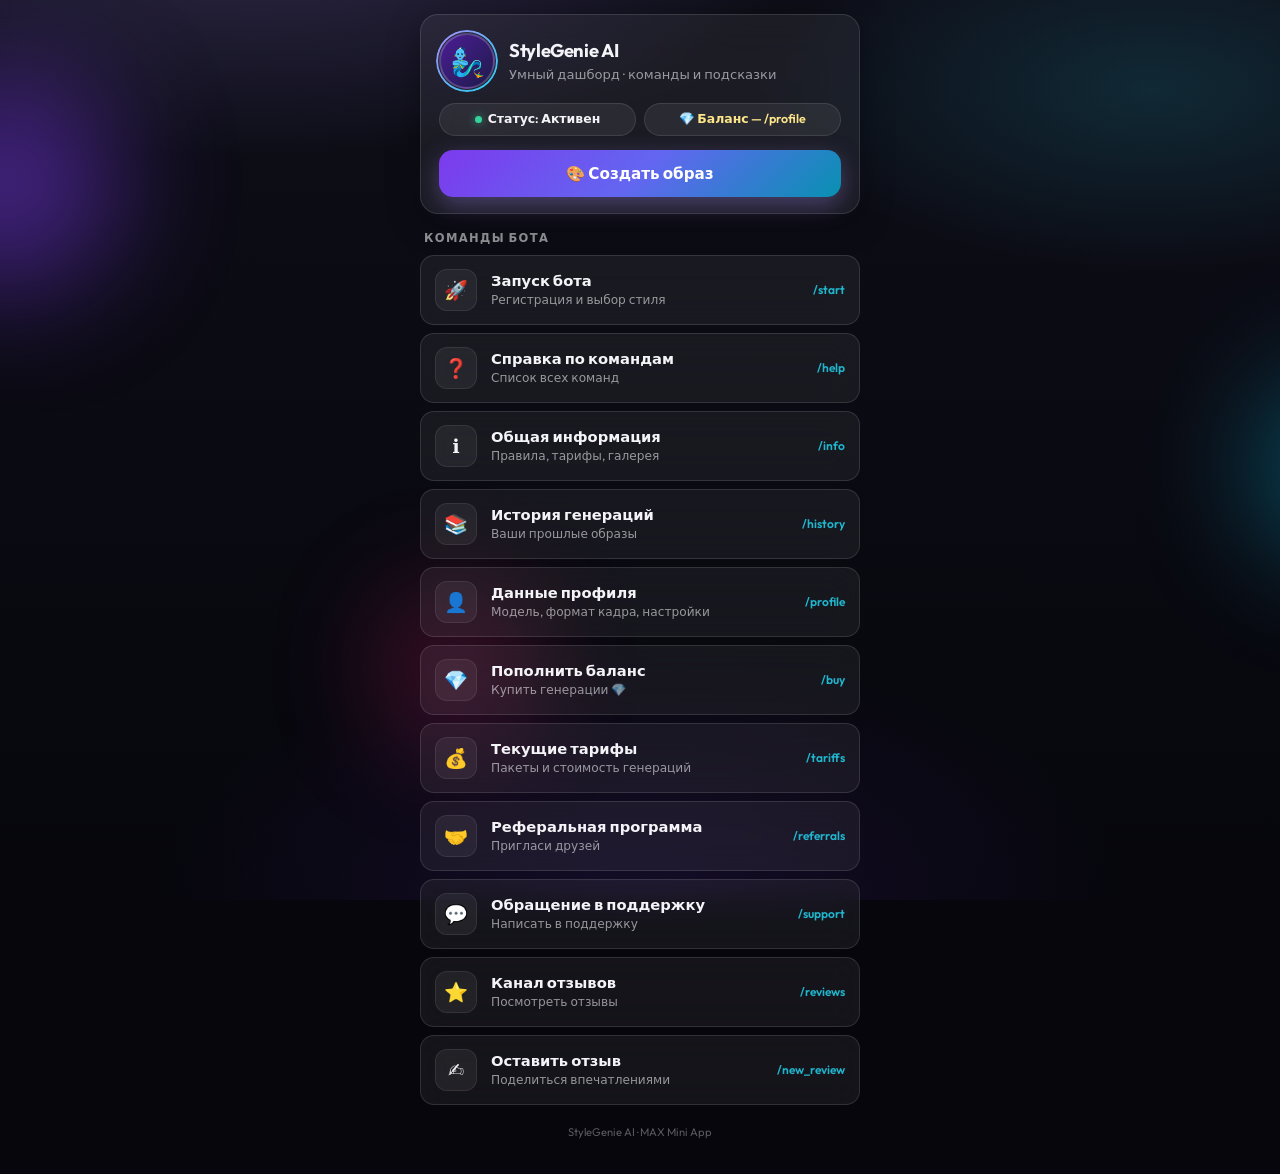
<file: docs/miniapp/dashboard/index.html>
<!DOCTYPE html>
<html lang="ru">
<head>
  <meta charset="utf-8">
  <meta name="viewport" content="width=device-width, initial-scale=1, viewport-fit=cover">
  <meta name="theme-color" content="#0a0a12">
  <title>StyleGenie AI</title>
  <link rel="preconnect" href="https://fonts.googleapis.com">
  <link rel="preconnect" href="https://fonts.gstatic.com" crossorigin>
  <link href="https://fonts.googleapis.com/css2?family=Outfit:wght@400;500;600;700&display=swap" rel="stylesheet">
  <script src="https://st.max.ru/js/max-web-app.js"></script>
  <script src="../bridge.js?v=7"></script>
  <script src="dashboard-config.js?v=7"></script>
  <style>
    :root {
      --bg-0: #06060c;
      --bg-1: #0e0e18;
      --glass: rgba(255, 255, 255, 0.06);
      --glass-border: rgba(255, 255, 255, 0.12);
      --glass-hover: rgba(255, 255, 255, 0.1);
      --text: #f4f4f8;
      --muted: rgba(244, 244, 248, 0.58);
      --accent: #a78bfa;
      --accent-2: #22d3ee;
      --accent-glow: rgba(167, 139, 250, 0.35);
      --success: #34d399;
      --radius: 18px;
      --safe-bottom: env(safe-area-inset-bottom, 0px);
    }

    *, *::before, *::after { box-sizing: border-box; }

    html { -webkit-text-size-adjust: 100%; }

    body {
      margin: 0;
      min-height: 100vh;
      font-family: "Outfit", system-ui, sans-serif;
      color: var(--text);
      background: var(--bg-0);
      padding: 14px 16px calc(24px + var(--safe-bottom));
      overflow-x: hidden;
    }

    .bg {
      position: fixed;
      inset: 0;
      z-index: 0;
      pointer-events: none;
      background:
        radial-gradient(ellipse 80% 50% at 20% -10%, rgba(167, 139, 250, 0.22), transparent 55%),
        radial-gradient(ellipse 60% 40% at 90% 10%, rgba(34, 211, 238, 0.14), transparent 50%),
        radial-gradient(ellipse 70% 50% at 50% 100%, rgba(124, 58, 237, 0.12), transparent 55%),
        linear-gradient(180deg, var(--bg-1) 0%, var(--bg-0) 100%);
    }

    .orb {
      position: absolute;
      border-radius: 50%;
      filter: blur(60px);
      opacity: 0.5;
      animation: float 12s ease-in-out infinite;
    }
    .orb-a { width: 220px; height: 220px; background: #7c3aed; top: 8%; left: -8%; }
    .orb-b { width: 180px; height: 180px; background: #0891b2; top: 42%; right: -12%; animation-delay: -4s; }
    .orb-c { width: 140px; height: 140px; background: #db2777; bottom: 18%; left: 30%; animation-delay: -7s; opacity: 0.35; }

    @keyframes float {
      0%, 100% { transform: translate(0, 0) scale(1); }
      50% { transform: translate(12px, -18px) scale(1.05); }
    }

    .app {
      position: relative;
      z-index: 1;
      max-width: 440px;
      margin: 0 auto;
    }

    .glass {
      background: var(--glass);
      border: 1px solid var(--glass-border);
      backdrop-filter: blur(20px);
      -webkit-backdrop-filter: blur(20px);
      border-radius: var(--radius);
      box-shadow: 0 8px 32px rgba(0, 0, 0, 0.35);
    }

    .hero {
      padding: 18px 18px 16px;
      margin-bottom: 16px;
    }

    .hero-top {
      display: flex;
      align-items: center;
      gap: 14px;
    }

    .avatar-wrap {
      position: relative;
      flex-shrink: 0;
    }

    .avatar {
      width: 56px;
      height: 56px;
      border-radius: 50%;
      object-fit: cover;
      border: 2px solid rgba(255, 255, 255, 0.2);
      background: linear-gradient(135deg, #4c1d95, #1e1b4b);
      display: flex;
      align-items: center;
      justify-content: center;
      font-size: 1.75rem;
    }

    .avatar-ring {
      position: absolute;
      inset: -3px;
      border-radius: 50%;
      border: 2px solid transparent;
      background: linear-gradient(135deg, var(--accent), var(--accent-2)) border-box;
      -webkit-mask: linear-gradient(#fff 0 0) padding-box, linear-gradient(#fff 0 0);
      -webkit-mask-composite: xor;
      mask-composite: exclude;
      pointer-events: none;
    }

    .hero-text h1 {
      margin: 0;
      font-size: 1.15rem;
      font-weight: 700;
      letter-spacing: -0.02em;
    }

    .hero-text p {
      margin: 4px 0 0;
      font-size: 0.82rem;
      color: var(--muted);
      line-height: 1.35;
    }

    .status-row {
      display: flex;
      flex-wrap: nowrap;
      gap: 8px;
      margin-top: 14px;
      width: 100%;
    }

    .pill {
      flex: 1 1 0;
      min-width: 0;
      display: inline-flex;
      align-items: center;
      justify-content: center;
      gap: 6px;
      padding: 8px 12px;
      border-radius: 999px;
      font-size: 0.78rem;
      font-weight: 600;
      line-height: 1.2;
      white-space: nowrap;
      background: rgba(255, 255, 255, 0.07);
      border: 1px solid rgba(255, 255, 255, 0.1);
    }

    .pill-dot {
      width: 7px;
      height: 7px;
      flex-shrink: 0;
      border-radius: 50%;
      background: var(--success);
      box-shadow: 0 0 8px rgba(52, 211, 153, 0.7);
    }

    .pill-diamond { color: #fde68a; }

    .cta {
      display: flex;
      align-items: center;
      justify-content: center;
      gap: 10px;
      width: 100%;
      margin-top: 14px;
      padding: 14px 18px;
      border: none;
      border-radius: 14px;
      font-family: inherit;
      font-size: 0.95rem;
      font-weight: 700;
      color: #fff;
      cursor: pointer;
      background: linear-gradient(135deg, #7c3aed 0%, #6366f1 50%, #0891b2 100%);
      box-shadow: 0 8px 24px var(--accent-glow);
      transition: transform 0.15s ease, box-shadow 0.15s ease;
      -webkit-tap-highlight-color: transparent;
    }
    .cta:active { transform: scale(0.98); }

    .section-title {
      font-size: 0.72rem;
      font-weight: 700;
      letter-spacing: 0.12em;
      text-transform: uppercase;
      color: var(--muted);
      margin: 0 0 10px 4px;
    }

    .steps {
      display: grid;
      grid-template-columns: repeat(3, 1fr);
      gap: 10px;
      margin-bottom: 20px;
    }

    .step {
      padding: 14px 10px;
      text-align: center;
    }

    .step-icon {
      width: 40px;
      height: 40px;
      margin: 0 auto 8px;
      border-radius: 12px;
      display: flex;
      align-items: center;
      justify-content: center;
      font-size: 1.25rem;
      background: rgba(167, 139, 250, 0.15);
      border: 1px solid rgba(167, 139, 250, 0.25);
    }

    .step-label {
      font-size: 0.72rem;
      font-weight: 600;
      line-height: 1.3;
      color: rgba(244, 244, 248, 0.88);
    }

    .step-arrow {
      display: none;
    }

    .cmd-grid {
      display: grid;
      grid-template-columns: 1fr;
      gap: 8px;
      margin-bottom: 20px;
    }

    .cmd {
      display: flex;
      align-items: center;
      gap: 14px;
      width: 100%;
      padding: 13px 14px;
      border: 1px solid var(--glass-border);
      border-radius: 14px;
      background: var(--glass);
      backdrop-filter: blur(16px);
      -webkit-backdrop-filter: blur(16px);
      color: inherit;
      font-family: inherit;
      text-align: left;
      cursor: pointer;
      transition: background 0.15s ease, border-color 0.15s ease;
      -webkit-tap-highlight-color: transparent;
    }
    .cmd:hover, .cmd:focus-visible {
      background: var(--glass-hover);
      border-color: rgba(167, 139, 250, 0.35);
      outline: none;
    }
    .cmd:active { transform: scale(0.99); }

    .cmd-icon {
      width: 42px;
      height: 42px;
      flex-shrink: 0;
      border-radius: 12px;
      display: flex;
      align-items: center;
      justify-content: center;
      font-size: 1.2rem;
      background: rgba(255, 255, 255, 0.06);
      border: 1px solid rgba(255, 255, 255, 0.08);
    }

    .cmd-body { flex: 1; min-width: 0; }

    .cmd-name {
      display: block;
      font-size: 0.92rem;
      font-weight: 600;
      margin-bottom: 2px;
    }

    .cmd-desc {
      display: block;
      font-size: 0.76rem;
      color: var(--muted);
      line-height: 1.35;
    }

    .cmd-slash {
      font-size: 0.75rem;
      font-weight: 600;
      color: var(--accent-2);
      opacity: 0.85;
      flex-shrink: 0;
    }

    .admin-block {
      margin-bottom: 20px;
    }
    .admin-block[hidden] { display: none !important; }

    .admin-block .section-title { color: rgba(251, 191, 36, 0.75); }

    .cmd.admin .cmd-icon {
      background: rgba(251, 191, 36, 0.12);
      border-color: rgba(251, 191, 36, 0.22);
    }

    .modal-overlay {
      position: fixed;
      inset: 0;
      z-index: 200;
      display: flex;
      align-items: center;
      justify-content: center;
      padding: 20px;
      background: rgba(6, 6, 12, 0.72);
      backdrop-filter: blur(6px);
      -webkit-backdrop-filter: blur(6px);
      opacity: 0;
      visibility: hidden;
      transition: opacity 0.22s ease, visibility 0.22s ease;
      pointer-events: none;
    }
    .modal-overlay.show {
      opacity: 1;
      visibility: visible;
      pointer-events: auto;
    }
    .modal-box {
      width: min(92vw, 360px);
      padding: 22px 20px 18px;
      border-radius: 16px;
      background: rgba(22, 22, 36, 0.96);
      border: 1px solid rgba(255, 255, 255, 0.14);
      box-shadow: 0 20px 50px rgba(0, 0, 0, 0.55);
      text-align: center;
    }
    .modal-title {
      margin: 0 0 10px;
      font-size: 1rem;
      font-weight: 700;
    }
    .modal-text {
      margin: 0 0 16px;
      font-size: 0.86rem;
      line-height: 1.45;
      color: var(--muted);
    }
    .modal-cmd {
      display: inline-block;
      margin-bottom: 16px;
      padding: 8px 14px;
      border-radius: 10px;
      font-size: 0.95rem;
      font-weight: 700;
      color: var(--accent-2);
      background: rgba(34, 211, 238, 0.1);
      border: 1px solid rgba(34, 211, 238, 0.25);
    }
    .modal-close {
      width: 100%;
      padding: 12px 16px;
      border: none;
      border-radius: 12px;
      font-family: inherit;
      font-size: 0.88rem;
      font-weight: 600;
      color: #fff;
      cursor: pointer;
      background: linear-gradient(135deg, #7c3aed, #6366f1);
    }

    .cta:disabled {
      opacity: 0.72;
      cursor: wait;
    }

    .brand-footer {
      text-align: center;
      margin-top: 16px;
      font-size: 0.7rem;
      color: rgba(244, 244, 248, 0.35);
    }
  </style>
</head>
<body>
  <div class="bg" aria-hidden="true">
    <div class="orb orb-a"></div>
    <div class="orb orb-b"></div>
    <div class="orb orb-c"></div>
  </div>

  <div class="app">
    <header class="hero glass">
      <div class="hero-top">
        <div class="avatar-wrap">
          <div class="avatar" id="avatar" aria-hidden="true">🧞‍♂️</div>
          <div class="avatar-ring"></div>
        </div>
        <div class="hero-text">
          <h1 id="greeting">StyleGenie AI</h1>
          <p id="subtitle">Умный дашборд · команды и подсказки</p>
        </div>
      </div>
      <div class="status-row">
        <span class="pill"><span class="pill-dot"></span> Статус: Активен</span>
        <span class="pill pill-diamond" id="balance-pill">💎 Баланс — /profile</span>
      </div>
      <button type="button" class="cta" id="cta-create">🎨 Создать образ</button>
    </header>

    <p class="section-title">Команды бота</p>
    <div class="cmd-grid" id="user-commands"></div>

    <div class="admin-block" id="admin-block" hidden>
      <p class="section-title">Администратор</p>
      <div class="cmd-grid" id="admin-commands"></div>
    </div>

    <p class="brand-footer">StyleGenie AI · MAX Mini App</p>
  </div>

  <div class="modal-overlay" id="command-modal" role="dialog" aria-modal="true" aria-labelledby="modal-title" hidden>
    <div class="modal-box">
      <h2 class="modal-title" id="modal-title">Команда скопирована</h2>
      <p class="modal-text" id="modal-text">Вставьте команду в чат с ботом</p>
      <div class="modal-cmd" id="modal-cmd"></div>
      <button type="button" class="modal-close" id="modal-close">Понятно</button>
    </div>
  </div>

  <script>
    (function () {
      "use strict";

      var CFG = window.__SG_DASHBOARD__ || {};
      var BOT_LINK = CFG.botLink || "https://max.ru/";

      var USER_COMMANDS = [
        { cmd: "start", icon: "🚀", title: "Запуск бота", desc: "Регистрация и выбор стиля" },
        { cmd: "help", icon: "❓", title: "Справка по командам", desc: "Список всех команд" },
        { cmd: "info", icon: "ℹ️", title: "Общая информация", desc: "Правила, тарифы, галерея" },
        { cmd: "history", icon: "📚", title: "История генераций", desc: "Ваши прошлые образы" },
        { cmd: "profile", icon: "👤", title: "Данные профиля", desc: "Модель, формат кадра, настройки" },
        { cmd: "buy", icon: "💎", title: "Пополнить баланс", desc: "Купить генерации 💎" },
        { cmd: "tariffs", icon: "💰", title: "Текущие тарифы", desc: "Пакеты и стоимость генераций" },
        { cmd: "referrals", icon: "🤝", title: "Реферальная программа", desc: "Пригласи друзей" },
        { cmd: "support", icon: "💬", title: "Обращение в поддержку", desc: "Написать в поддержку" },
        { cmd: "reviews", icon: "⭐", title: "Канал отзывов", desc: "Посмотреть отзывы" },
        { cmd: "new_review", icon: "✍️", title: "Оставить отзыв", desc: "Поделиться впечатлениями" }
      ];

      var ADMIN_COMMANDS = [
        { cmd: "broadcast", icon: "📢", title: "Рассылка пользователям", desc: "Сообщение зарегистрированным" },
        { cmd: "add_diamonds", icon: "➕", title: "Начислить 💎", desc: "Пополнить баланс пользователя" },
        { cmd: "delete_user", icon: "🗑️", title: "Удалить пользователя", desc: "Удаление из базы данных" },
        { cmd: "chat_id", icon: "#️⃣", title: "chat_id чата", desc: "ID для .env группы поддержки" },
        { cmd: "my_id", icon: "🆔", title: "Ваш MAX user_id", desc: "Идентификатор в MAX" }
      ];

      var modalEl = document.getElementById("command-modal");
      var modalCmdEl = document.getElementById("modal-cmd");
      var modalTextEl = document.getElementById("modal-text");
      var modalCloseEl = document.getElementById("modal-close");
      var ctaEl = document.getElementById("cta-create");
      var ctaMode = "continue";
      var modalOpen = false;

      function dismissCommandModal() {
        if (!modalOpen) return;
        modalOpen = false;
        modalEl.classList.remove("show");
        modalEl.hidden = true;
      }

      function closeMiniAppAfterCommand() {
        dismissCommandModal();
        if (window.StyleGenieBridge && typeof window.StyleGenieBridge.closeMiniApp === "function") {
          window.StyleGenieBridge.closeMiniApp();
          return;
        }
        try {
          if (window.WebApp && typeof window.WebApp.close === "function") {
            window.WebApp.close();
          }
        } catch (e) { /* ignore */ }
      }

      function showCommandModal(slash, copyFailed) {
        modalCmdEl.textContent = slash;
        modalTextEl.textContent = copyFailed
          ? "Скопируйте команду вручную и вставьте в чат с ботом"
          : (slash + " скопировано — вставьте в чат с ботом");
        modalEl.hidden = false;
        modalEl.classList.add("show");
        modalOpen = true;
      }

      function bindModalDismiss() {
        modalCloseEl.addEventListener("click", closeMiniAppAfterCommand);
        modalEl.addEventListener("click", function (e) {
          if (e.target === modalEl) dismissCommandModal();
        });
        window.addEventListener("scroll", dismissCommandModal, { passive: true });
        window.addEventListener("touchmove", dismissCommandModal, { passive: true });
      }

      function initBridge() {
        try {
          if (window.WebApp && typeof window.WebApp.ready === "function") {
            window.WebApp.ready();
          }
        } catch (e) { /* ignore */ }
      }

      function getUser() {
        try {
          if (window.WebApp && window.WebApp.initDataUnsafe && window.WebApp.initDataUnsafe.user) {
            return window.WebApp.initDataUnsafe.user;
          }
        } catch (e1) { /* ignore */ }
        try {
          var tg = window.Telegram && window.Telegram.WebApp;
          if (tg && tg.initDataUnsafe && tg.initDataUnsafe.user) {
            return tg.initDataUnsafe.user;
          }
        } catch (e2) { /* ignore */ }
        return null;
      }

      function isAdmin(userId, profileData) {
        if (profileData && profileData.is_admin) return true;
        var ids = CFG.adminMaxIds;
        if (!userId || !Array.isArray(ids) || !ids.length) return false;
        var uid = Number(userId);
        for (var i = 0; i < ids.length; i++) {
          if (Number(ids[i]) === uid) return true;
        }
        return false;
      }

      function showAdminBlock(user, profileData) {
        if (isAdmin(user && user.id, profileData)) {
          document.getElementById("admin-block").hidden = false;
        }
      }

      function personalize(profileData) {
        var user = getUser();
        var greeting = document.getElementById("greeting");
        var subtitle = document.getElementById("subtitle");
        var avatar = document.getElementById("avatar");

        if (user) {
          var name = user.first_name || user.username || "друг";
          greeting.textContent = "Привет, " + name + "!";
          subtitle.textContent = user.username ? "@" + user.username : "StyleGenie AI · MAX";
          if (user.photo_url) {
            avatar.innerHTML = "";
            var img = document.createElement("img");
            img.src = user.photo_url;
            img.alt = "";
            img.className = "avatar";
            img.style.width = "56px";
            img.style.height = "56px";
            avatar.replaceWith(img);
            img.id = "avatar";
          }
        } else if (profileData && profileData.display_name) {
          greeting.textContent = "Привет, " + profileData.display_name + "!";
        }

        showAdminBlock(user, profileData);
      }

      function setupCtaButton(profileData) {
        if (!ctaEl) return;
        var bridge = window.StyleGenieBridge;
        var hasApi = bridge && bridge.getInitData() && String(CFG.apiBaseUrl || "").trim();
        if (!hasApi) {
          ctaMode = "return";
          ctaEl.textContent = "↩️ Вернуться в бота";
          return;
        }
        if (profileData && profileData.can_continue) {
          ctaMode = "continue";
          ctaEl.textContent = "🎨 Продолжить образ";
          return;
        }
        if (profileData && profileData.registered) {
          ctaMode = "continue";
          ctaEl.textContent = "🎨 Создать образ";
          return;
        }
        ctaMode = "return";
        ctaEl.textContent = "↩️ Вернуться в бота";
      }

      function copyText(text) {
        if (navigator.clipboard && navigator.clipboard.writeText) {
          return navigator.clipboard.writeText(text);
        }
        return new Promise(function (resolve, reject) {
          try {
            var ta = document.createElement("textarea");
            ta.value = text;
            ta.style.position = "fixed";
            ta.style.opacity = "0";
            document.body.appendChild(ta);
            ta.select();
            document.execCommand("copy");
            document.body.removeChild(ta);
            resolve();
          } catch (err) {
            reject(err);
          }
        });
      }

      function runCommand(cmd) {
        var slash = "/" + cmd;
        copyText(slash).then(function () {
          showCommandModal(slash, false);
        }).catch(function () {
          showCommandModal(slash, true);
        });
      }

      function openBotChat() {
        if (window.StyleGenieBridge) {
          window.StyleGenieBridge.openBotChat();
          return;
        }
        try {
          if (window.WebApp && typeof window.WebApp.openMaxLink === "function") {
            window.WebApp.openMaxLink(BOT_LINK);
            return;
          }
          if (window.WebApp && typeof window.WebApp.openLink === "function") {
            window.WebApp.openLink(BOT_LINK);
            return;
          }
        } catch (e) { /* ignore */ }
        runCommand("start");
      }

      function renderCommands(list, containerId, admin) {
        var root = document.getElementById(containerId);
        list.forEach(function (item) {
          var btn = document.createElement("button");
          btn.type = "button";
          btn.className = "cmd" + (admin ? " admin" : "");
          btn.innerHTML =
            '<span class="cmd-icon">' + item.icon + '</span>' +
            '<span class="cmd-body">' +
              '<span class="cmd-name">' + item.title + '</span>' +
              '<span class="cmd-desc">' + item.desc + '</span>' +
            '</span>' +
            '<span class="cmd-slash">/' + item.cmd + '</span>';
          btn.addEventListener("click", function () { runCommand(item.cmd); });
          root.appendChild(btn);
        });
      }

      function loadProfile() {
        var pill = document.getElementById("balance-pill");
        var bridge = window.StyleGenieBridge;
        var user = getUser();
        showAdminBlock(user, null);
        if (!bridge || !bridge.fetchProfile) {
          setupCtaButton(null);
          personalize(null);
          return;
        }
        bridge.fetchProfile().then(function (data) {
          if (pill && data) {
            pill.textContent = "💎 Баланс: " + Number(data.diamond_balance || 0);
          }
          setupCtaButton(data || null);
          personalize(data || null);
        }).catch(function () {
          if (pill) pill.textContent = "💎 Баланс — /profile";
          setupCtaButton(null);
          personalize(null);
        });
      }

      function onCtaClick() {
        if (!ctaEl) return;
        ctaEl.disabled = true;
        var bridge = window.StyleGenieBridge;
        if (ctaMode === "return" || !bridge || !bridge.getInitData()) {
          openBotChat();
          ctaEl.disabled = false;
          return;
        }
        bridge.triggerStartGeneration().then(function () {
          setTimeout(function () {
            openBotChat();
          }, 400);
        }).catch(function () {
          openBotChat();
        }).finally(function () {
          ctaEl.disabled = false;
        });
      }

      initBridge();
      if (window.StyleGenieBridge) {
        window.StyleGenieBridge.initBridge();
      }
      bindModalDismiss();
      loadProfile();
      renderCommands(USER_COMMANDS, "user-commands", false);
      renderCommands(ADMIN_COMMANDS, "admin-commands", true);

      ctaEl.addEventListener("click", onCtaClick);
    })();
  </script>
</body>
</html>
</file>
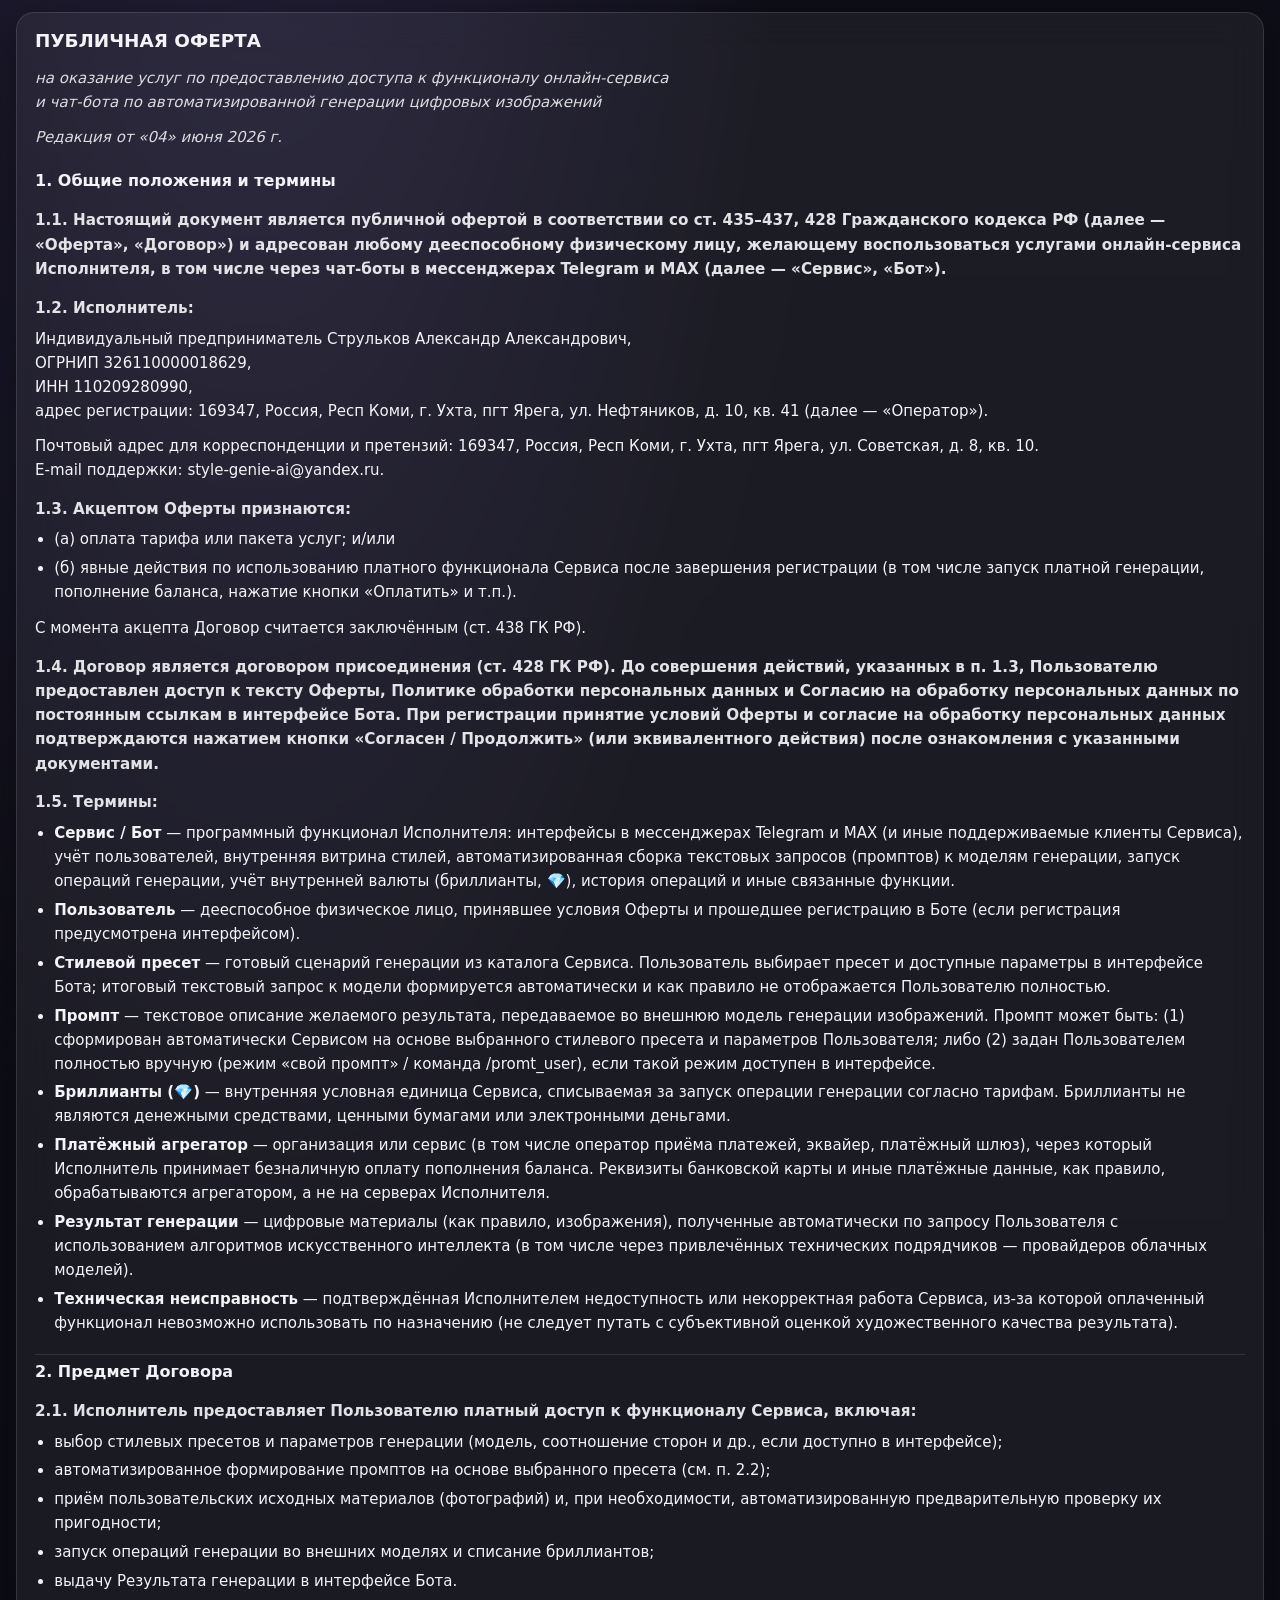
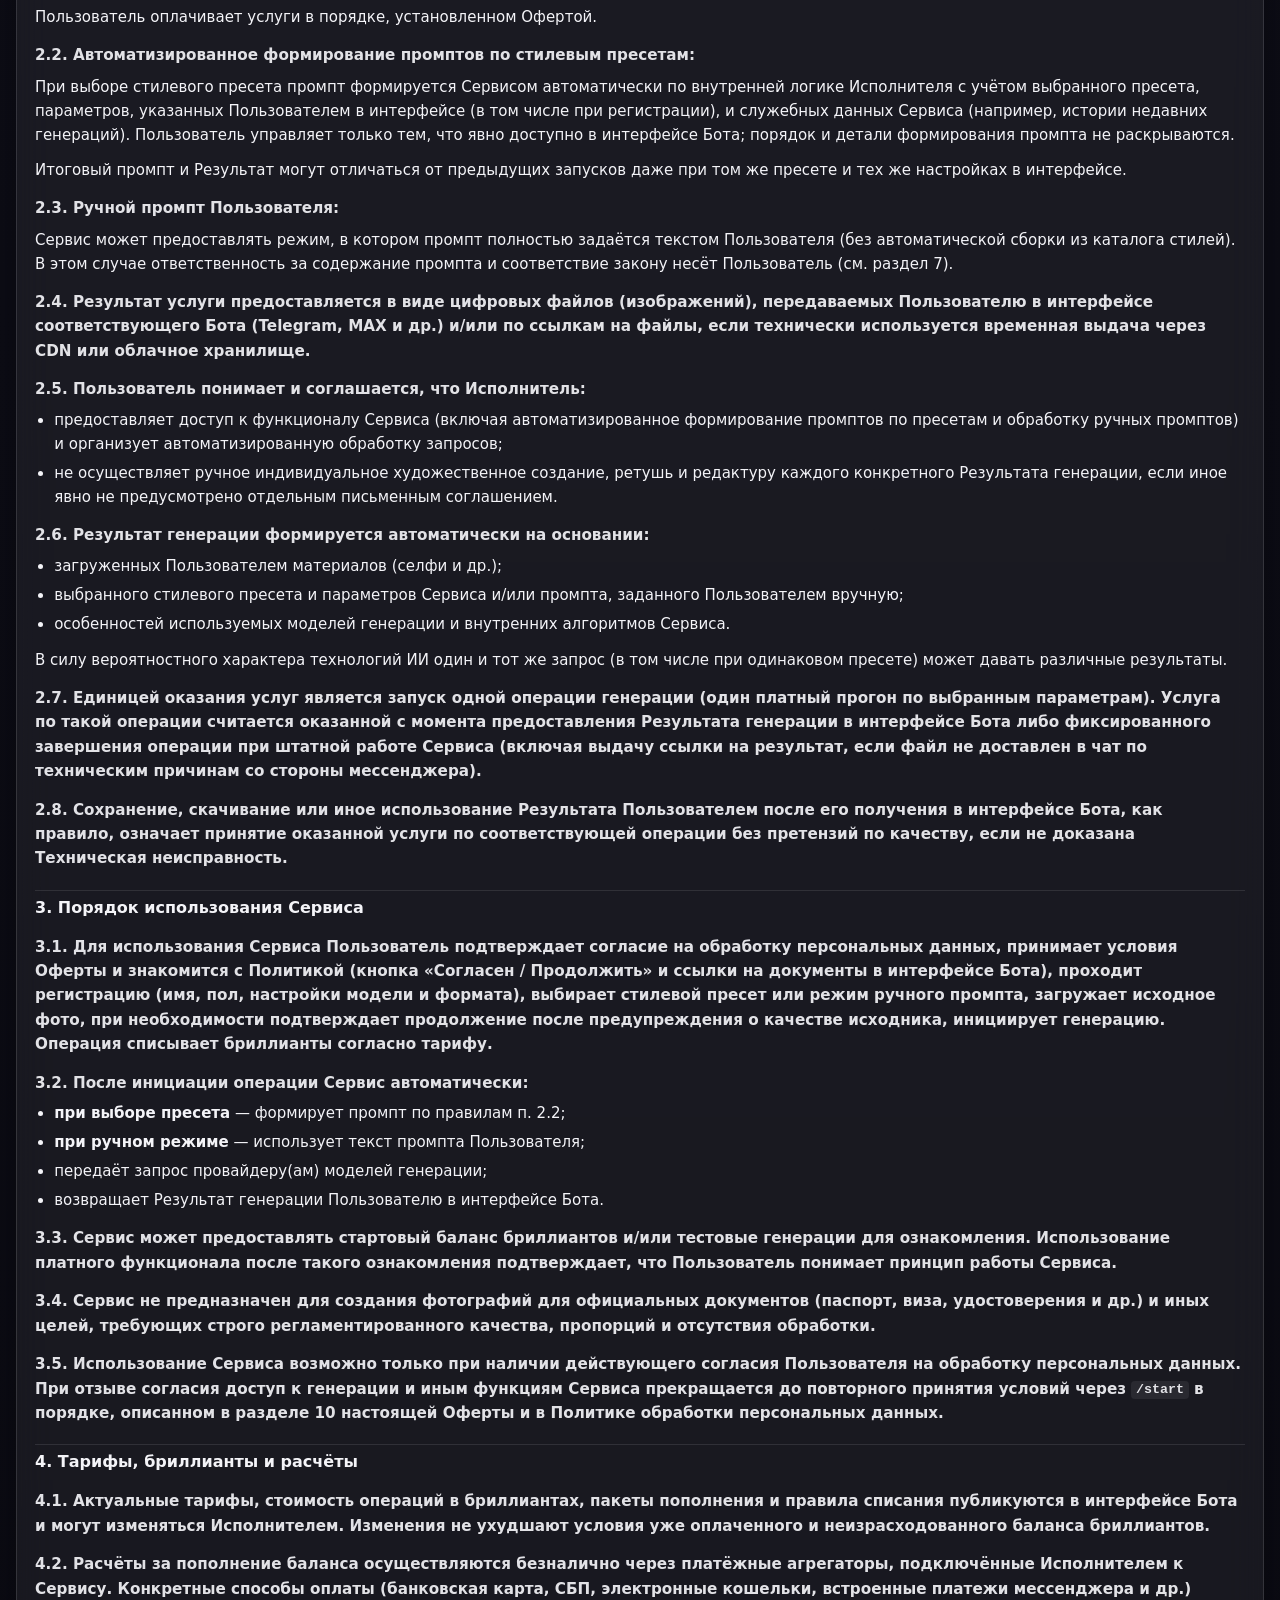
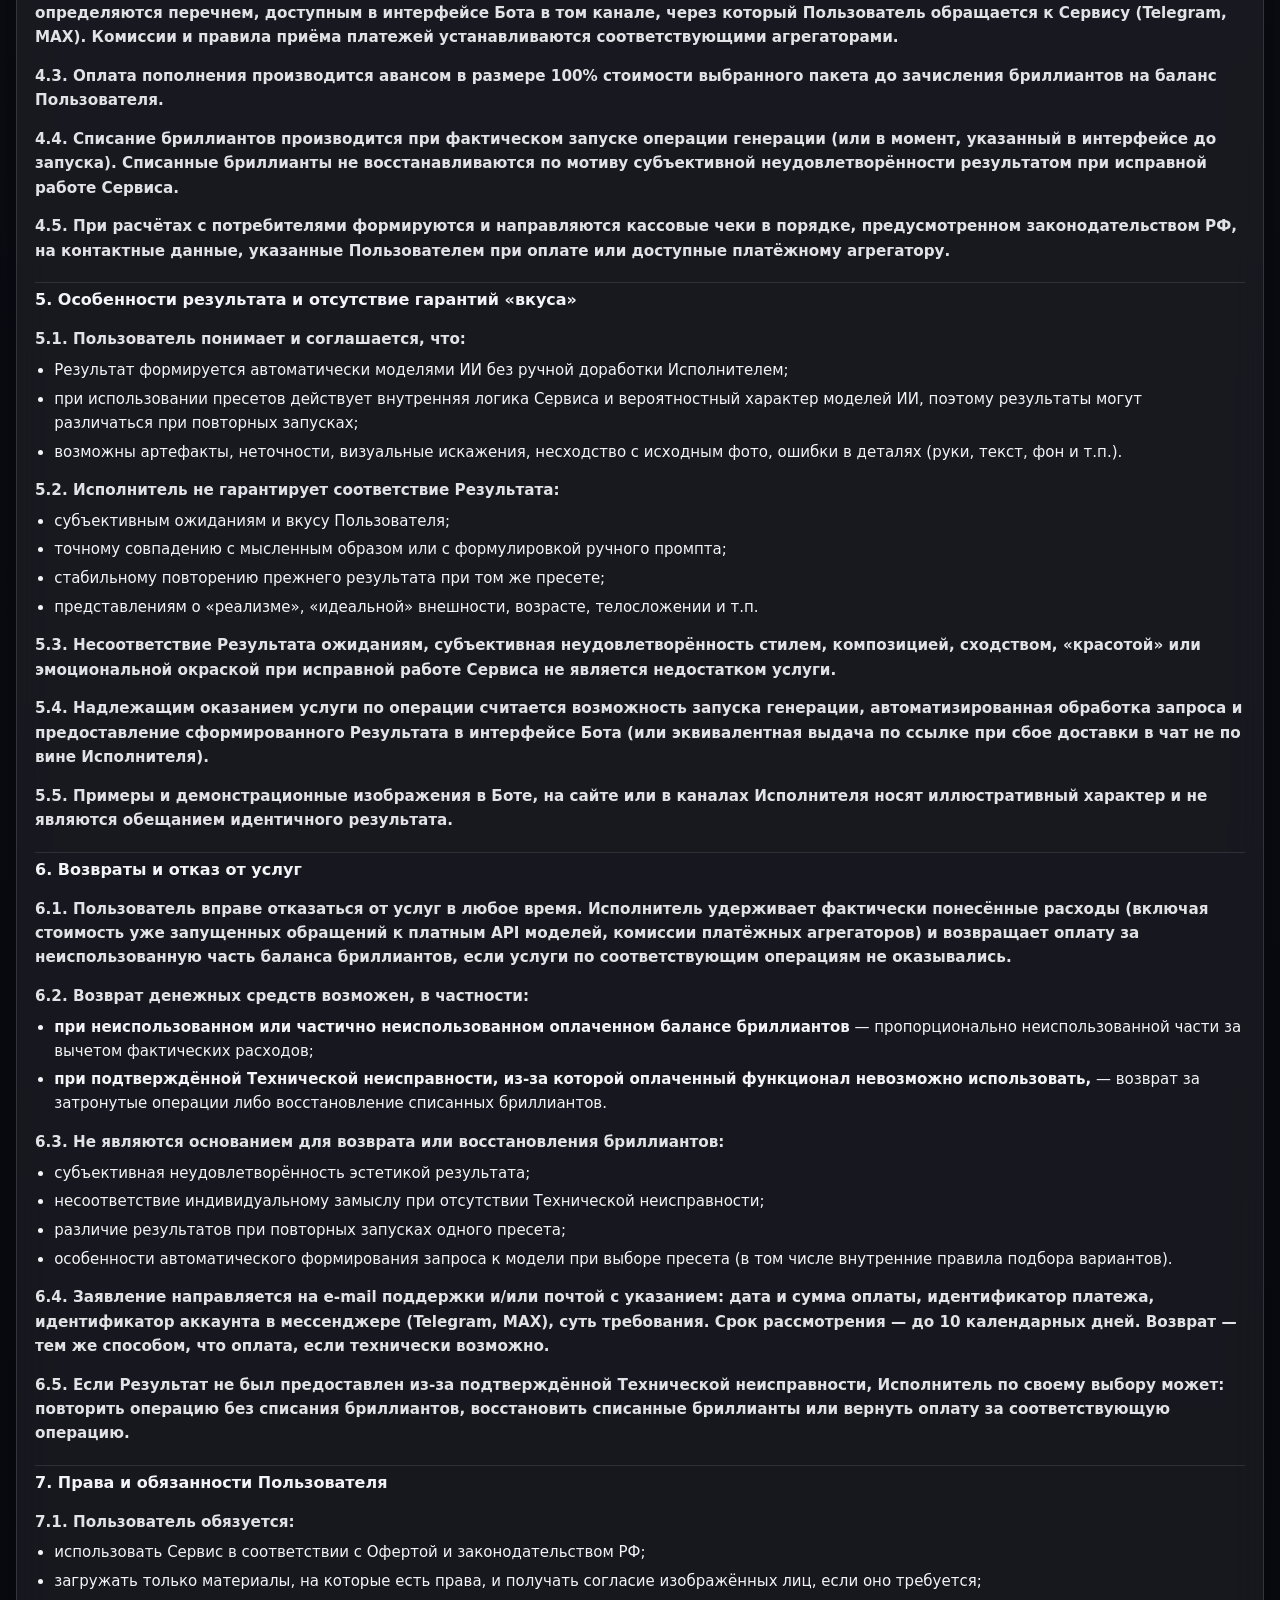
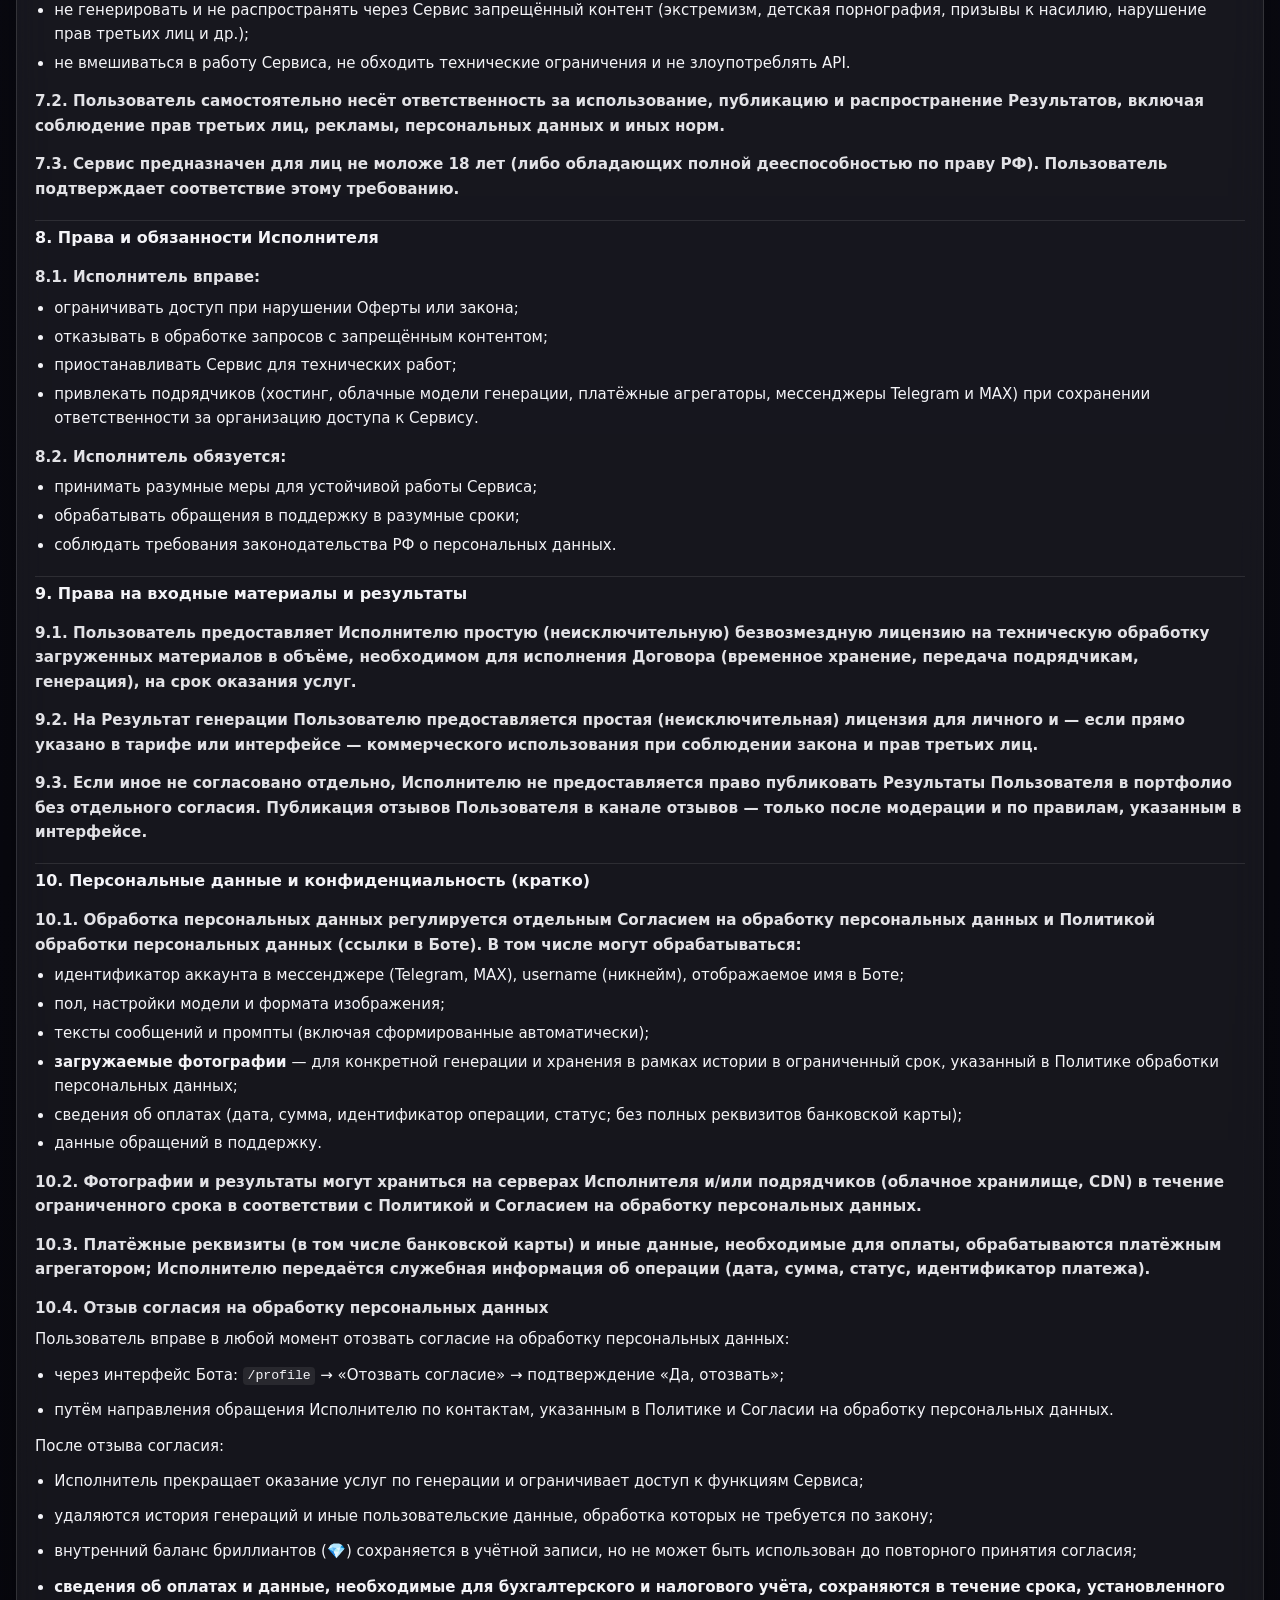
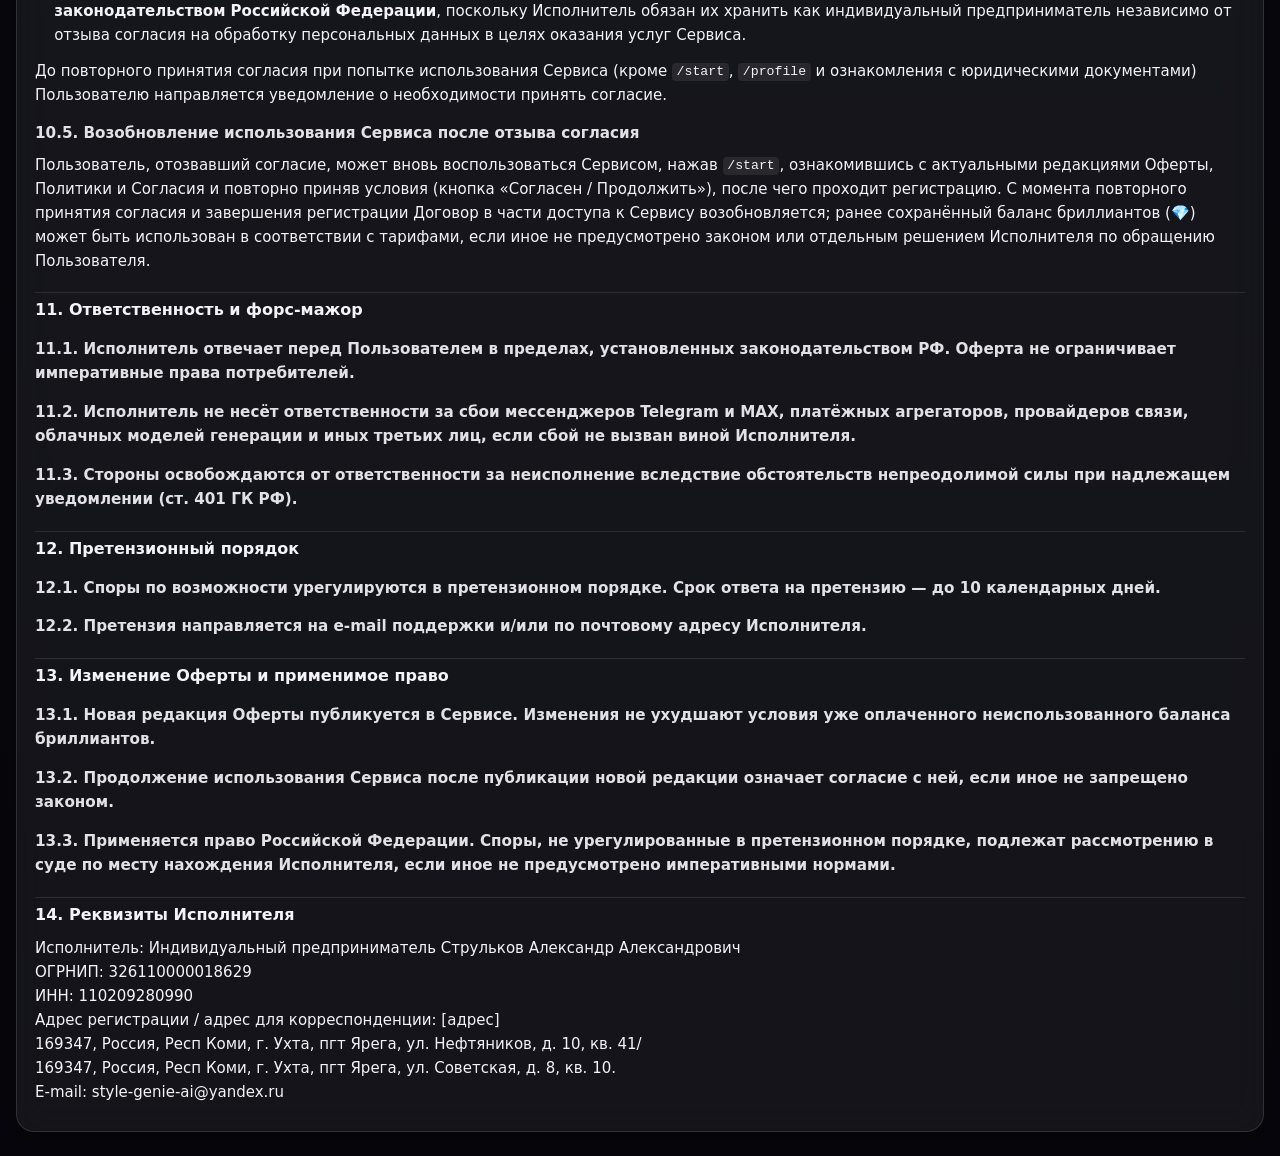
<file: docs/miniapp/legal/index.html>
<!DOCTYPE html>
<html lang="ru">
<head>
  <meta charset="utf-8">
  <meta name="viewport" content="width=device-width, initial-scale=1, viewport-fit=cover">
  <title>Условия сервиса</title>
  <script>
    (function () {
      var doc = (new URLSearchParams(window.location.search).get("doc") || "terms").toLowerCase();
      if (doc === "terms" || doc === "privacy" || doc === "consent") {
        window.location.replace(doc + ".html");
        return;
      }
      window.location.replace("terms.html");
    })();
  </script>
</head>
<body><p>Переход…</p></body>
</html>
</file>
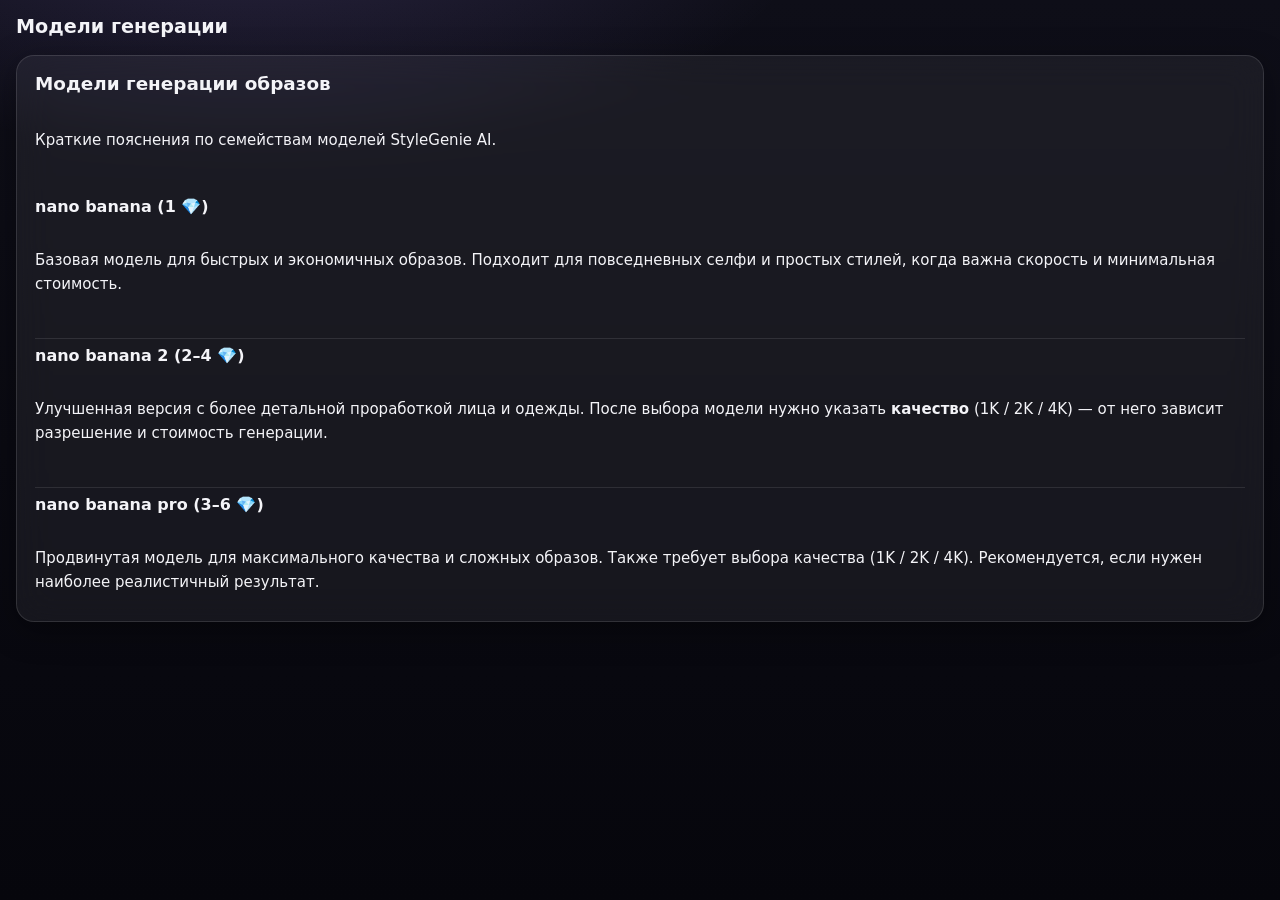
<file: docs/miniapp/models/index.html>
<!DOCTYPE html>
        <html lang="ru">
        <head>
          <meta charset="utf-8">
          <meta name="viewport" content="width=device-width, initial-scale=1, viewport-fit=cover">
          <meta name="theme-color" content="#0a0a12">
          <title>Модели генерации</title>
          <link rel="stylesheet" href="../miniapp-content.css">
        </head>
        <body>

          <h1 class="page-title">Модели генерации</h1>
          <div class="content-shell">
            <div class="doc-md card-grid"><h1>Модели генерации образов</h1>
<p>Краткие пояснения по семействам моделей StyleGenie AI.</p>
<h2>nano banana (1 💎)</h2>
<p>Базовая модель для быстрых и экономичных образов. Подходит для повседневных селфи и простых стилей, когда важна скорость и минимальная стоимость.</p>
<h2>nano banana 2 (2–4 💎)</h2>
<p>Улучшенная версия с более детальной проработкой лица и одежды. После выбора модели нужно указать <strong>качество</strong> (1K / 2K / 4K) — от него зависит разрешение и стоимость генерации.</p>
<h2>nano banana pro (3–6 💎)</h2>
<p>Продвинутая модель для максимального качества и сложных образов. Также требует выбора качества (1K / 2K / 4K). Рекомендуется, если нужен наиболее реалистичный результат.</p></div>
          </div>
          <script defer src="https://st.max.ru/js/max-web-app.js"></script>
          <script>
            (function () {
              function ready() {
                try {
                  if (window.WebApp && typeof window.WebApp.ready === "function") {
                    window.WebApp.ready();
                  }
                } catch (e) {}
              }
              if (document.readyState === "loading") {
                document.addEventListener("DOMContentLoaded", ready);
              } else {
                ready();
              }
            })();
          </script>
        </body>
        </html>
</file>
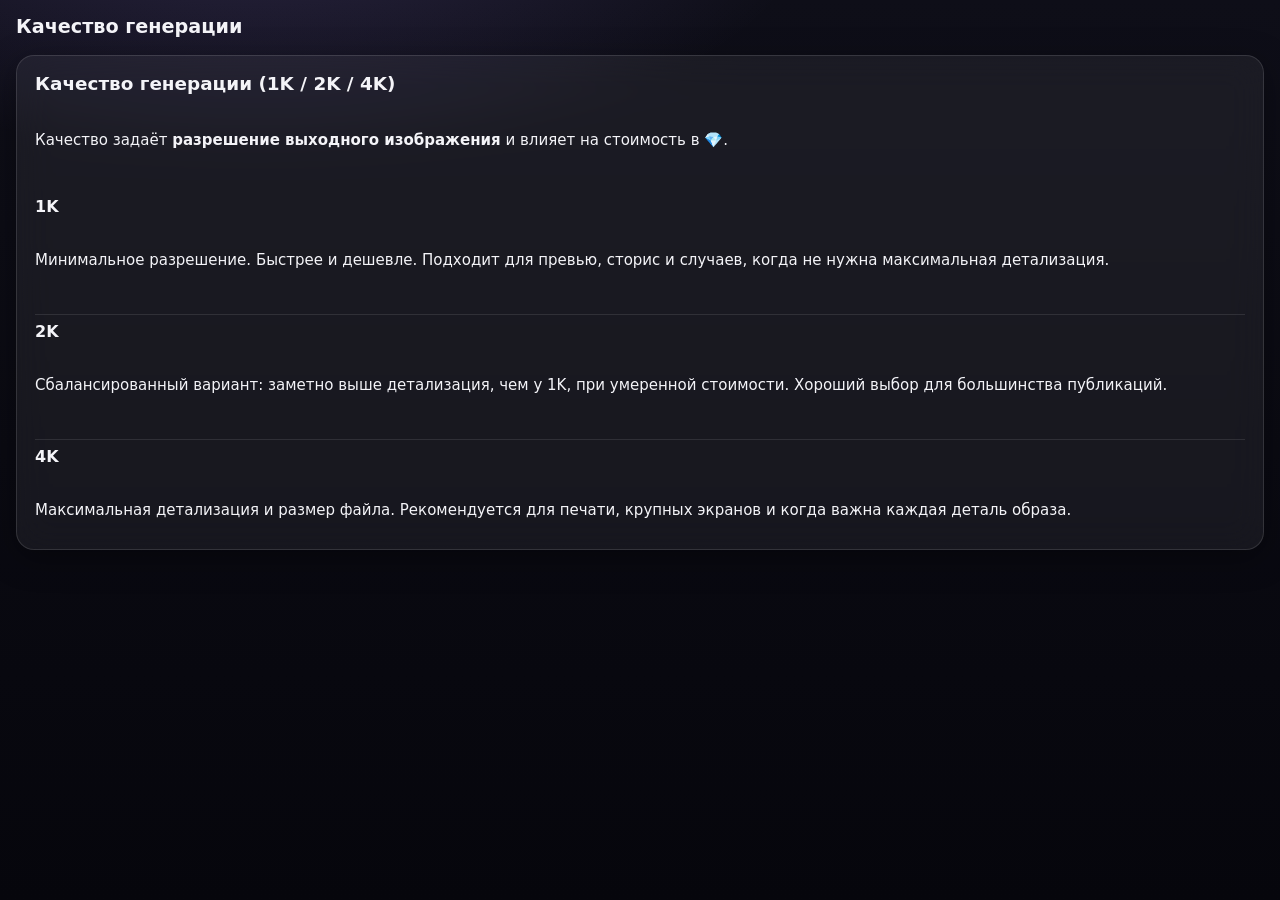
<file: docs/miniapp/quality/index.html>
<!DOCTYPE html>
        <html lang="ru">
        <head>
          <meta charset="utf-8">
          <meta name="viewport" content="width=device-width, initial-scale=1, viewport-fit=cover">
          <meta name="theme-color" content="#0a0a12">
          <title>Качество генерации</title>
          <link rel="stylesheet" href="../miniapp-content.css">
        </head>
        <body>

          <h1 class="page-title">Качество генерации</h1>
          <div class="content-shell">
            <div class="doc-md card-grid"><h1>Качество генерации (1K / 2K / 4K)</h1>
<p>Качество задаёт <strong>разрешение выходного изображения</strong> и влияет на стоимость в 💎.</p>
<h2>1K</h2>
<p>Минимальное разрешение. Быстрее и дешевле. Подходит для превью, сторис и случаев, когда не нужна максимальная детализация.</p>
<h2>2K</h2>
<p>Сбалансированный вариант: заметно выше детализация, чем у 1K, при умеренной стоимости. Хороший выбор для большинства публикаций.</p>
<h2>4K</h2>
<p>Максимальная детализация и размер файла. Рекомендуется для печати, крупных экранов и когда важна каждая деталь образа.</p></div>
          </div>
          <script defer src="https://st.max.ru/js/max-web-app.js"></script>
          <script>
            (function () {
              function ready() {
                try {
                  if (window.WebApp && typeof window.WebApp.ready === "function") {
                    window.WebApp.ready();
                  }
                } catch (e) {}
              }
              if (document.readyState === "loading") {
                document.addEventListener("DOMContentLoaded", ready);
              } else {
                ready();
              }
            })();
          </script>
        </body>
        </html>
</file>
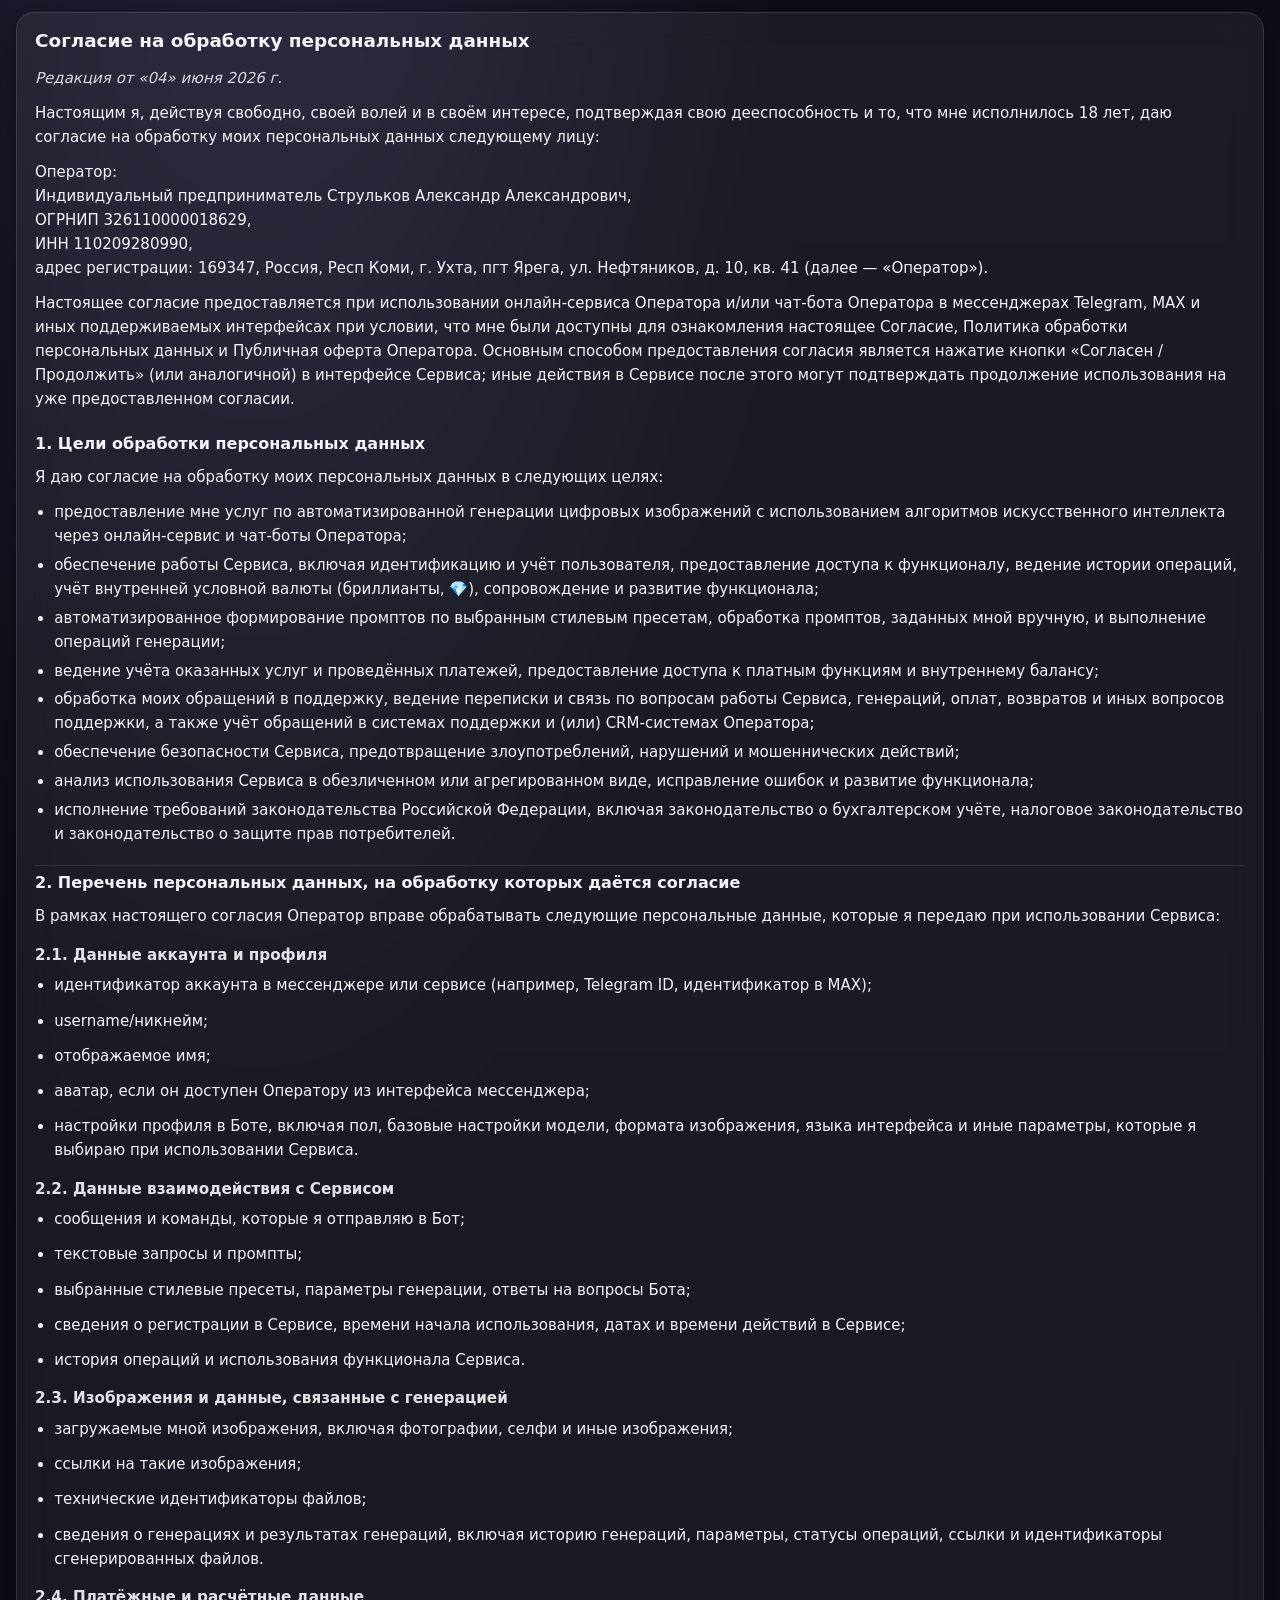
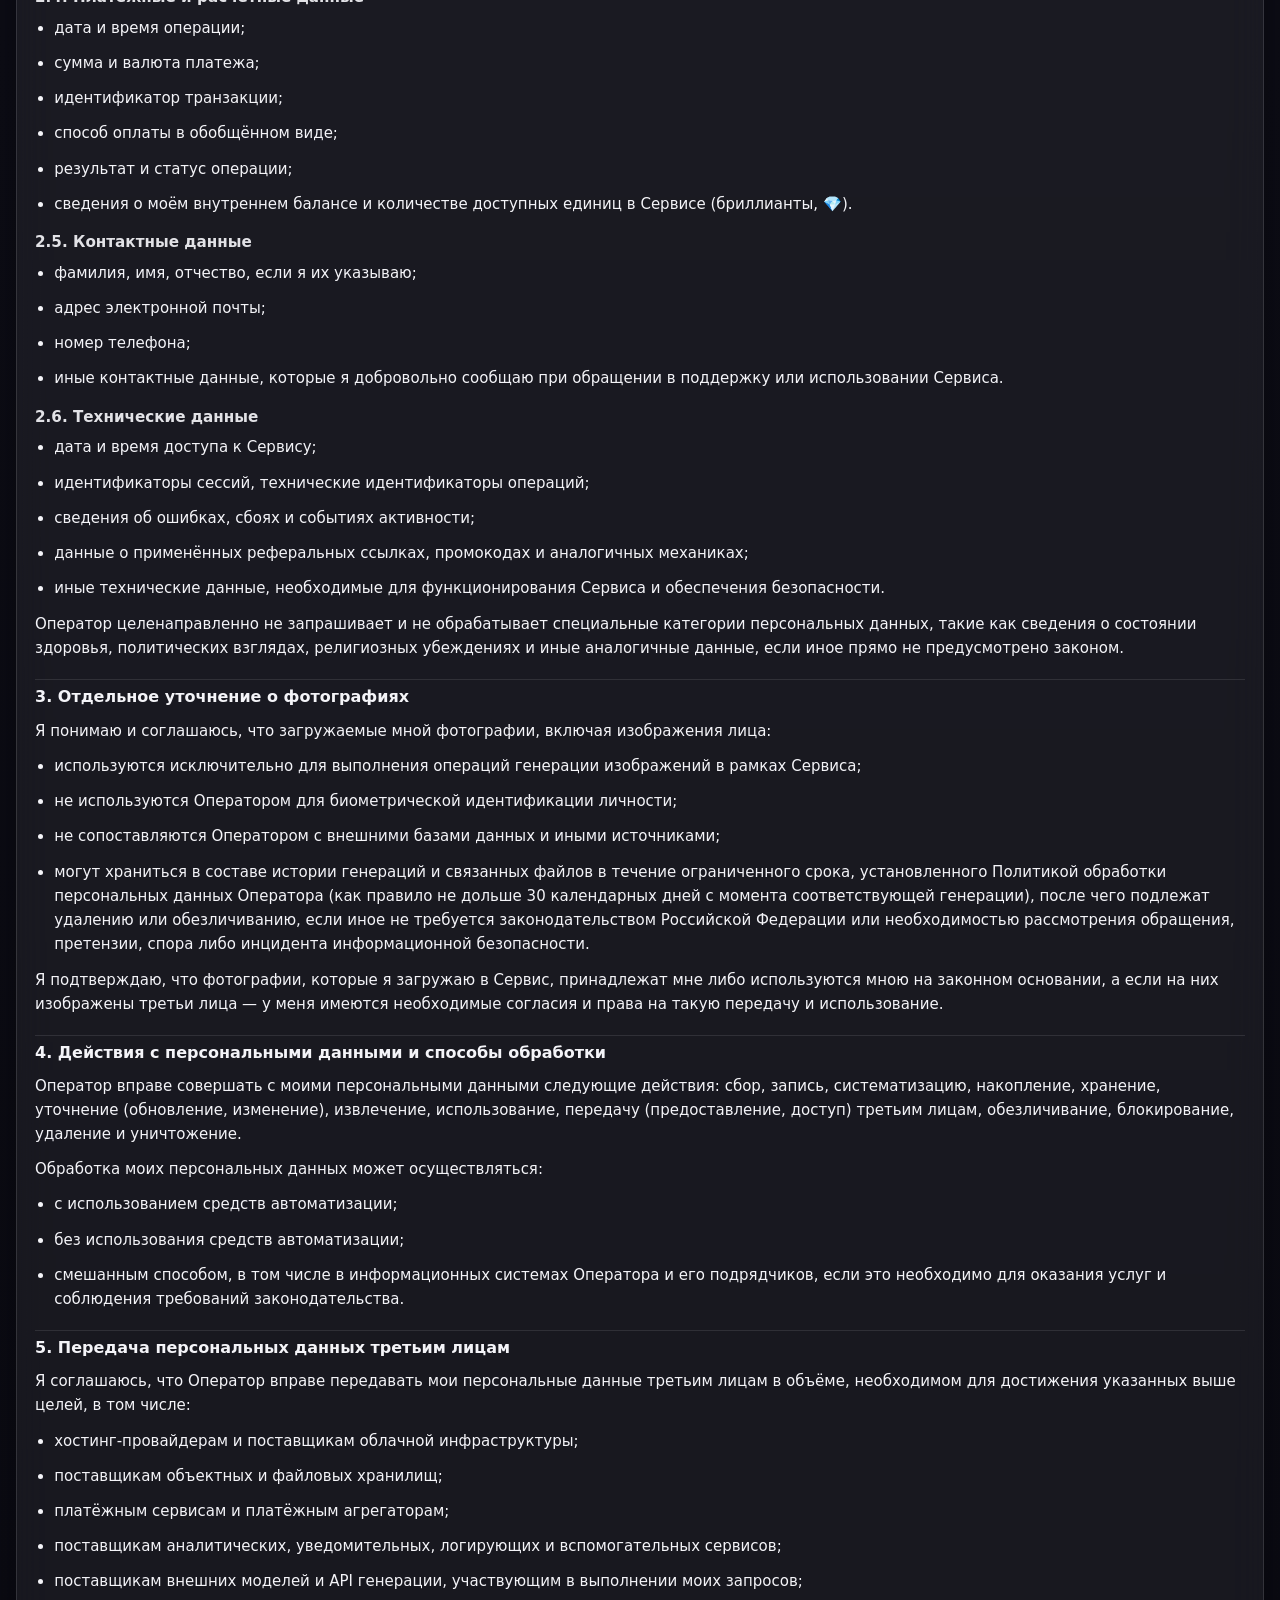
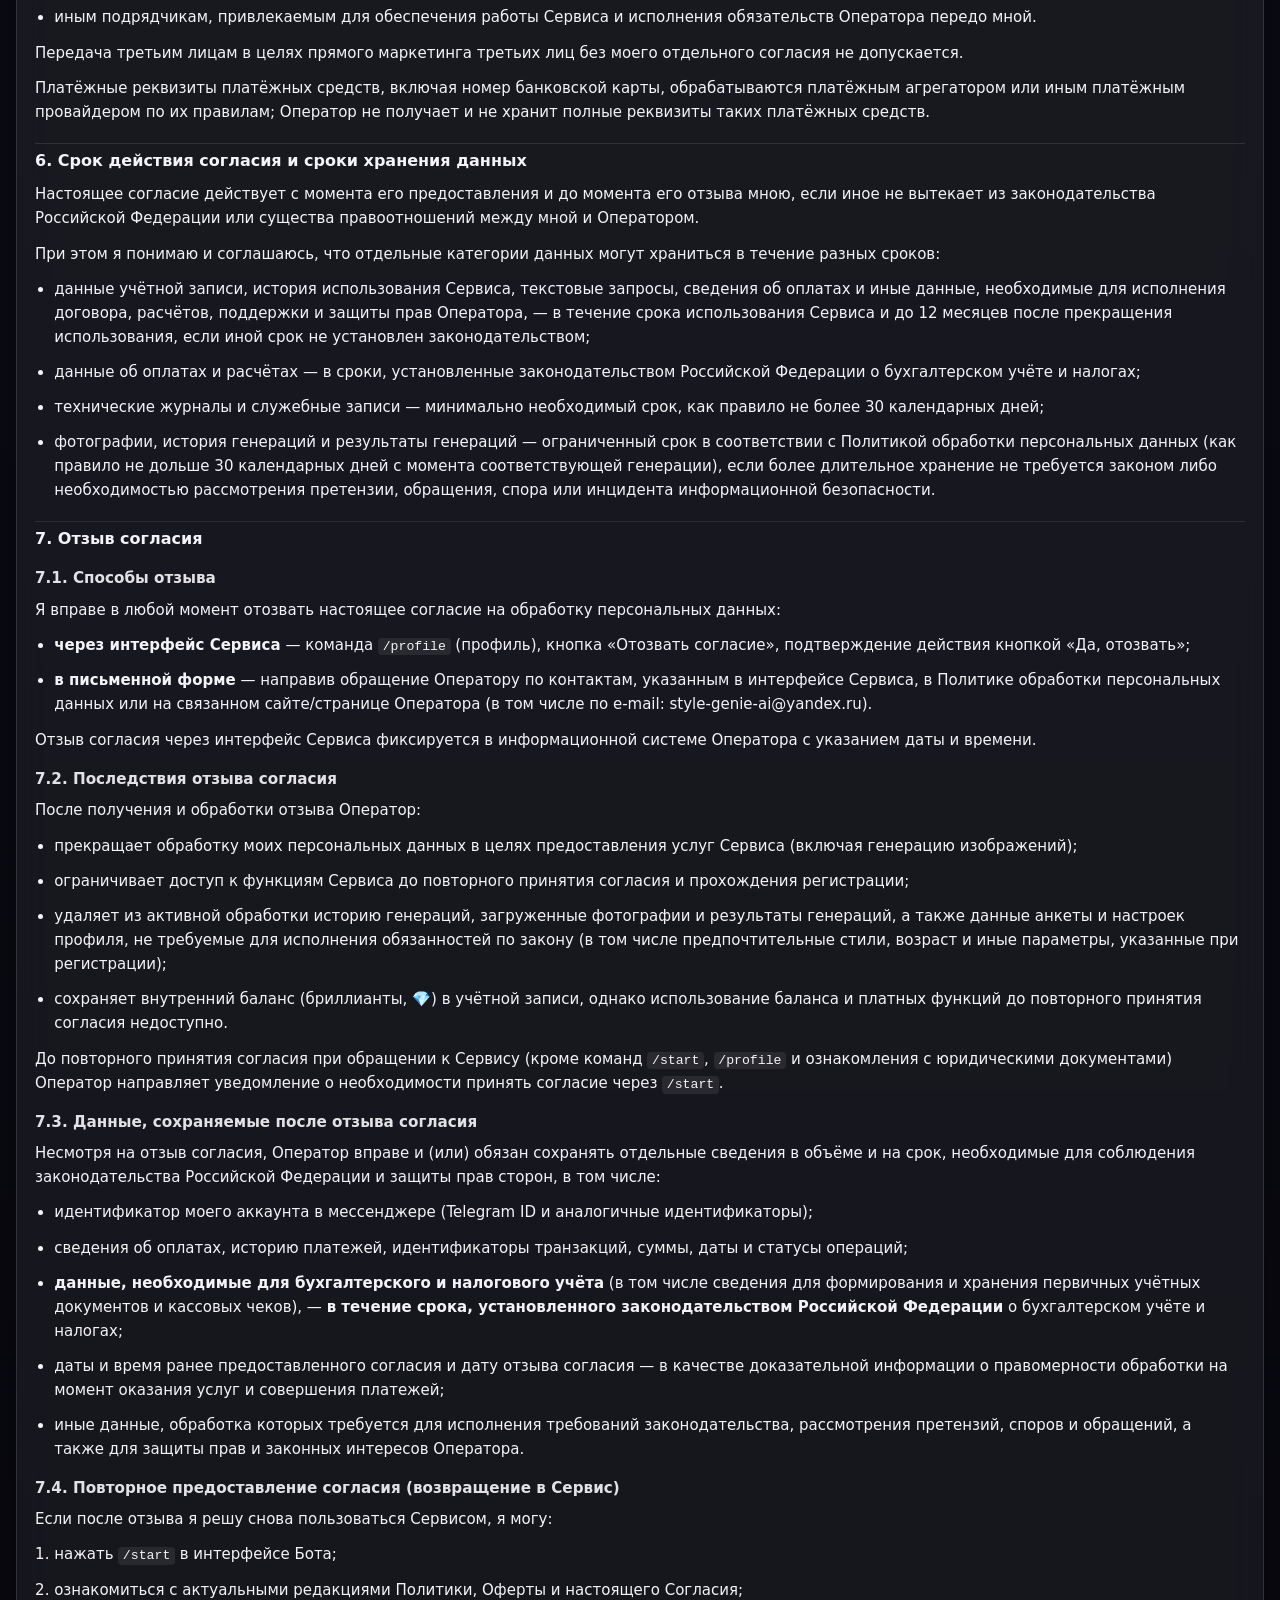
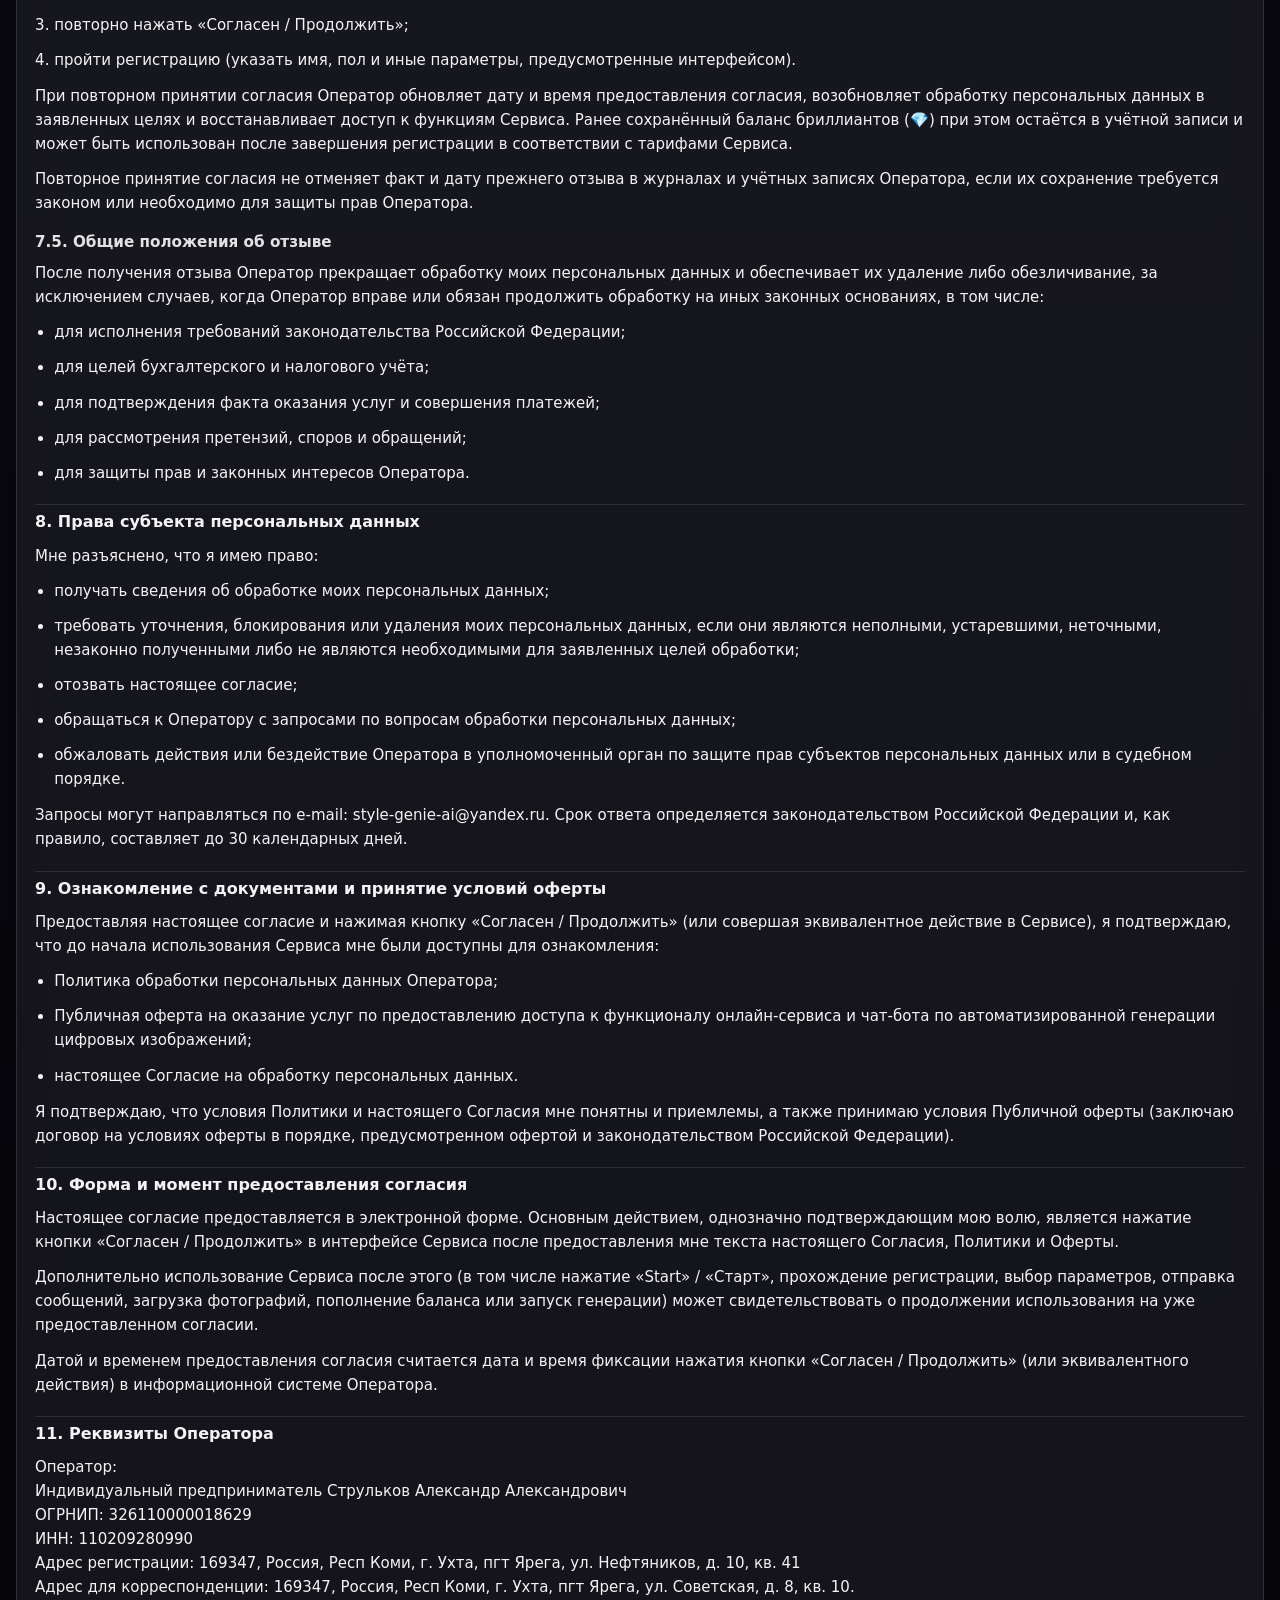
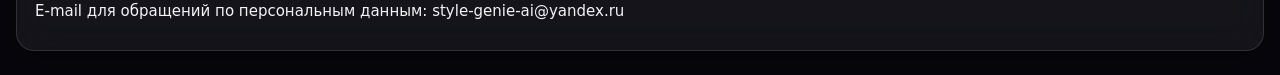
<file: docs/miniapp/legal/consent.html>
<!DOCTYPE html>
        <html lang="ru">
        <head>
          <meta charset="utf-8">
          <meta name="viewport" content="width=device-width, initial-scale=1, viewport-fit=cover">
          <meta name="theme-color" content="#0a0a12">
<!--          <title>Согласие на ПДн</title>-->
          <link rel="stylesheet" href="../miniapp-content.css">
        </head>
        <body>

<!--          <h1 class="page-title">Согласие на ПДн</h1>-->
          <div class="content-shell">
            <div class="doc-md"><h1>Согласие на обработку персональных данных</h1>
<p><em>Редакция от «04» июня 2026 г.</em></p>
<p>Настоящим я, действуя свободно, своей волей и в своём интересе, подтверждая свою дееспособность и то, что мне исполнилось 18 лет, даю согласие на обработку моих персональных данных следующему лицу:</p>
<p>Оператор:<br>
Индивидуальный предприниматель Струльков Александр Александрович, <br>
ОГРНИП 326110000018629, <br>
ИНН 110209280990, <br>
адрес регистрации: 169347, Россия, Респ Коми, г. Ухта, пгт Ярега, ул. Нефтяников, д. 10, кв. 41 (далее — «Оператор»).</p>
<p>Настоящее согласие предоставляется при использовании онлайн‑сервиса Оператора и/или чат‑бота Оператора в мессенджерах Telegram, MAX и иных поддерживаемых интерфейсах при условии, что мне были доступны для ознакомления настоящее Согласие, Политика обработки персональных данных и Публичная оферта Оператора. Основным способом предоставления согласия является нажатие кнопки «Согласен / Продолжить» (или аналогичной) в интерфейсе Сервиса; иные действия в Сервисе после этого могут подтверждать продолжение использования на уже предоставленном согласии.</p>
<h2>1. Цели обработки персональных данных</h2>
<p>Я даю согласие на обработку моих персональных данных в следующих целях:</p>
<ul>
<li>предоставление мне услуг по автоматизированной генерации цифровых изображений с использованием алгоритмов искусственного интеллекта через онлайн‑сервис и чат‑боты Оператора;</li>
<li>обеспечение работы Сервиса, включая идентификацию и учёт пользователя, предоставление доступа к функционалу, ведение истории операций, учёт внутренней условной валюты (бриллианты, 💎), сопровождение и развитие функционала;</li>
<li>автоматизированное формирование промптов по выбранным стилевым пресетам, обработка промптов, заданных мной вручную, и выполнение операций генерации;</li>
<li>ведение учёта оказанных услуг и проведённых платежей, предоставление доступа к платным функциям и внутреннему балансу;</li>
<li>обработка моих обращений в поддержку, ведение переписки и связь по вопросам работы Сервиса, генераций, оплат, возвратов и иных вопросов поддержки, а также учёт обращений в системах поддержки и (или) CRM‑системах Оператора;</li>
<li>обеспечение безопасности Сервиса, предотвращение злоупотреблений, нарушений и мошеннических действий;</li>
<li>анализ использования Сервиса в обезличенном или агрегированном виде, исправление ошибок и развитие функционала;</li>
<li>исполнение требований законодательства Российской Федерации, включая законодательство о бухгалтерском учёте, налоговое законодательство и законодательство о защите прав потребителей.</li>
</ul>
<h2>2. Перечень персональных данных, на обработку которых даётся согласие</h2>
<p>В рамках настоящего согласия Оператор вправе обрабатывать следующие персональные данные, которые я передаю при использовании Сервиса:</p>
<h3>2.1. Данные аккаунта и профиля</h3>
<ul>
<li>
<p>идентификатор аккаунта в мессенджере или сервисе (например, Telegram ID, идентификатор в MAX);</p>
</li>
<li>
<p>username/никнейм;</p>
</li>
<li>
<p>отображаемое имя;</p>
</li>
<li>
<p>аватар, если он доступен Оператору из интерфейса мессенджера;</p>
</li>
<li>
<p>настройки профиля в Боте, включая пол, базовые настройки модели, формата изображения, языка интерфейса и иные параметры, которые я выбираю при использовании Сервиса.</p>
</li>
</ul>
<h3>2.2. Данные взаимодействия с Сервисом</h3>
<ul>
<li>
<p>сообщения и команды, которые я отправляю в Бот;</p>
</li>
<li>
<p>текстовые запросы и промпты;</p>
</li>
<li>
<p>выбранные стилевые пресеты, параметры генерации, ответы на вопросы Бота;</p>
</li>
<li>
<p>сведения о регистрации в Сервисе, времени начала использования, датах и времени действий в Сервисе;</p>
</li>
<li>
<p>история операций и использования функционала Сервиса.</p>
</li>
</ul>
<h3>2.3. Изображения и данные, связанные с генерацией</h3>
<ul>
<li>
<p>загружаемые мной изображения, включая фотографии, селфи и иные изображения;</p>
</li>
<li>
<p>ссылки на такие изображения;</p>
</li>
<li>
<p>технические идентификаторы файлов;</p>
</li>
<li>
<p>сведения о генерациях и результатах генераций, включая историю генераций, параметры, статусы операций, ссылки и идентификаторы сгенерированных файлов.</p>
</li>
</ul>
<h3>2.4. Платёжные и расчётные данные</h3>
<ul>
<li>
<p>дата и время операции;</p>
</li>
<li>
<p>сумма и валюта платежа;</p>
</li>
<li>
<p>идентификатор транзакции;</p>
</li>
<li>
<p>способ оплаты в обобщённом виде;</p>
</li>
<li>
<p>результат и статус операции;</p>
</li>
<li>
<p>сведения о моём внутреннем балансе и количестве доступных единиц в Сервисе (бриллианты, 💎).</p>
</li>
</ul>
<h3>2.5. Контактные данные</h3>
<ul>
<li>
<p>фамилия, имя, отчество, если я их указываю;</p>
</li>
<li>
<p>адрес электронной почты;</p>
</li>
<li>
<p>номер телефона;</p>
</li>
<li>
<p>иные контактные данные, которые я добровольно сообщаю при обращении в поддержку или использовании Сервиса.</p>
</li>
</ul>
<h3>2.6. Технические данные</h3>
<ul>
<li>
<p>дата и время доступа к Сервису;</p>
</li>
<li>
<p>идентификаторы сессий, технические идентификаторы операций;</p>
</li>
<li>
<p>сведения об ошибках, сбоях и событиях активности;</p>
</li>
<li>
<p>данные о применённых реферальных ссылках, промокодах и аналогичных механиках;</p>
</li>
<li>
<p>иные технические данные, необходимые для функционирования Сервиса и обеспечения безопасности.</p>
</li>
</ul>
<p>Оператор целенаправленно не запрашивает и не обрабатывает специальные категории персональных данных, такие как сведения о состоянии здоровья, политических взглядах, религиозных убеждениях и иные аналогичные данные, если иное прямо не предусмотрено законом.</p>
<h2>3. Отдельное уточнение о фотографиях</h2>
<p>Я понимаю и соглашаюсь, что загружаемые мной фотографии, включая изображения лица:</p>
<ul>
<li>
<p>используются исключительно для выполнения операций генерации изображений в рамках Сервиса;</p>
</li>
<li>
<p>не используются Оператором для биометрической идентификации личности;</p>
</li>
<li>
<p>не сопоставляются Оператором с внешними базами данных и иными источниками;</p>
</li>
<li>
<p>могут храниться в составе истории генераций и связанных файлов в течение ограниченного срока, установленного Политикой обработки персональных данных Оператора (как правило не дольше 30 календарных дней с момента соответствующей генерации), после чего подлежат удалению или обезличиванию, если иное не требуется законодательством Российской Федерации или необходимостью рассмотрения обращения, претензии, спора либо инцидента информационной безопасности.</p>
</li>
</ul>
<p>Я подтверждаю, что фотографии, которые я загружаю в Сервис, принадлежат мне либо используются мною на законном основании, а если на них изображены третьи лица — у меня имеются необходимые согласия и права на такую передачу и использование.</p>
<h2>4. Действия с персональными данными и способы обработки</h2>
<p>Оператор вправе совершать с моими персональными данными следующие действия: сбор, запись, систематизацию, накопление, хранение, уточнение (обновление, изменение), извлечение, использование, передачу (предоставление, доступ) третьим лицам, обезличивание, блокирование, удаление и уничтожение.</p>
<p>Обработка моих персональных данных может осуществляться:</p>
<ul>
<li>
<p>с использованием средств автоматизации;</p>
</li>
<li>
<p>без использования средств автоматизации;</p>
</li>
<li>
<p>смешанным способом, в том числе в информационных системах Оператора и его подрядчиков, если это необходимо для оказания услуг и соблюдения требований законодательства.</p>
</li>
</ul>
<h2>5. Передача персональных данных третьим лицам</h2>
<p>Я соглашаюсь, что Оператор вправе передавать мои персональные данные третьим лицам в объёме, необходимом для достижения указанных выше целей, в том числе:</p>
<ul>
<li>
<p>хостинг‑провайдерам и поставщикам облачной инфраструктуры;</p>
</li>
<li>
<p>поставщикам объектных и файловых хранилищ;</p>
</li>
<li>
<p>платёжным сервисам и платёжным агрегаторам;</p>
</li>
<li>
<p>поставщикам аналитических, уведомительных, логирующих и вспомогательных сервисов;</p>
</li>
<li>
<p>поставщикам внешних моделей и API генерации, участвующим в выполнении моих запросов;</p>
</li>
<li>
<p>иным подрядчикам, привлекаемым для обеспечения работы Сервиса и исполнения обязательств Оператора передо мной.</p>
</li>
</ul>
<p>Передача третьим лицам в целях прямого маркетинга третьих лиц без моего отдельного согласия не допускается.</p>
<p>Платёжные реквизиты платёжных средств, включая номер банковской карты, обрабатываются платёжным агрегатором или иным платёжным провайдером по их правилам; Оператор не получает и не хранит полные реквизиты таких платёжных средств.</p>
<h2>6. Срок действия согласия и сроки хранения данных</h2>
<p>Настоящее согласие действует с момента его предоставления и до момента его отзыва мною, если иное не вытекает из законодательства Российской Федерации или существа правоотношений между мной и Оператором.</p>
<p>При этом я понимаю и соглашаюсь, что отдельные категории данных могут храниться в течение разных сроков:</p>
<ul>
<li>
<p>данные учётной записи, история использования Сервиса, текстовые запросы, сведения об оплатах и иные данные, необходимые для исполнения договора, расчётов, поддержки и защиты прав Оператора, — в течение срока использования Сервиса и до 12 месяцев после прекращения использования, если иной срок не установлен законодательством;</p>
</li>
<li>
<p>данные об оплатах и расчётах — в сроки, установленные законодательством Российской Федерации о бухгалтерском учёте и налогах;</p>
</li>
<li>
<p>технические журналы и служебные записи — минимально необходимый срок, как правило не более 30 календарных дней;</p>
</li>
<li>
<p>фотографии, история генераций и результаты генераций — ограниченный срок в соответствии с Политикой обработки персональных данных (как правило не дольше 30 календарных дней с момента соответствующей генерации), если более длительное хранение не требуется законом либо необходимостью рассмотрения претензии, обращения, спора или инцидента информационной безопасности.</p>
</li>
</ul>
<h2>7. Отзыв согласия</h2>
<h3>7.1. Способы отзыва</h3>
<p>Я вправе в любой момент отозвать настоящее согласие на обработку персональных данных:</p>
<ul>
<li>
<p><strong>через интерфейс Сервиса</strong> — команда <code>/profile</code> (профиль), кнопка «Отозвать согласие», подтверждение действия кнопкой «Да, отозвать»;</p>
</li>
<li>
<p><strong>в письменной форме</strong> — направив обращение Оператору по контактам, указанным в интерфейсе Сервиса, в Политике обработки персональных данных или на связанном сайте/странице Оператора (в том числе по e‑mail: style-genie-ai@yandex.ru).</p>
</li>
</ul>
<p>Отзыв согласия через интерфейс Сервиса фиксируется в информационной системе Оператора с указанием даты и времени.</p>
<h3>7.2. Последствия отзыва согласия</h3>
<p>После получения и обработки отзыва Оператор:</p>
<ul>
<li>
<p>прекращает обработку моих персональных данных в целях предоставления услуг Сервиса (включая генерацию изображений);</p>
</li>
<li>
<p>ограничивает доступ к функциям Сервиса до повторного принятия согласия и прохождения регистрации;</p>
</li>
<li>
<p>удаляет из активной обработки историю генераций, загруженные фотографии и результаты генераций, а также данные анкеты и настроек профиля, не требуемые для исполнения обязанностей по закону (в том числе предпочтительные стили, возраст и иные параметры, указанные при регистрации);</p>
</li>
<li>
<p>сохраняет внутренний баланс (бриллианты, 💎) в учётной записи, однако использование баланса и платных функций до повторного принятия согласия недоступно.</p>
</li>
</ul>
<p>До повторного принятия согласия при обращении к Сервису (кроме команд <code>/start</code>, <code>/profile</code> и ознакомления с юридическими документами) Оператор направляет уведомление о необходимости принять согласие через <code>/start</code>.</p>
<h3>7.3. Данные, сохраняемые после отзыва согласия</h3>
<p>Несмотря на отзыв согласия, Оператор вправе и (или) обязан сохранять отдельные сведения в объёме и на срок, необходимые для соблюдения законодательства Российской Федерации и защиты прав сторон, в том числе:</p>
<ul>
<li>
<p>идентификатор моего аккаунта в мессенджере (Telegram ID и аналогичные идентификаторы);</p>
</li>
<li>
<p>сведения об оплатах, историю платежей, идентификаторы транзакций, суммы, даты и статусы операций;</p>
</li>
<li>
<p><strong>данные, необходимые для бухгалтерского и налогового учёта</strong> (в том числе сведения для формирования и хранения первичных учётных документов и кассовых чеков), — <strong>в течение срока, установленного законодательством Российской Федерации</strong> о бухгалтерском учёте и налогах;</p>
</li>
<li>
<p>даты и время ранее предоставленного согласия и дату отзыва согласия — в качестве доказательной информации о правомерности обработки на момент оказания услуг и совершения платежей;</p>
</li>
<li>
<p>иные данные, обработка которых требуется для исполнения требований законодательства, рассмотрения претензий, споров и обращений, а также для защиты прав и законных интересов Оператора.</p>
</li>
</ul>
<h3>7.4. Повторное предоставление согласия (возвращение в Сервис)</h3>
<p>Если после отзыва я решу снова пользоваться Сервисом, я могу:</p>
<ol>
<li>
<p>нажать <code>/start</code> в интерфейсе Бота;</p>
</li>
<li>
<p>ознакомиться с актуальными редакциями Политики, Оферты и настоящего Согласия;</p>
</li>
<li>
<p>повторно нажать «Согласен / Продолжить»;</p>
</li>
<li>
<p>пройти регистрацию (указать имя, пол и иные параметры, предусмотренные интерфейсом).</p>
</li>
</ol>
<p>При повторном принятии согласия Оператор обновляет дату и время предоставления согласия, возобновляет обработку персональных данных в заявленных целях и восстанавливает доступ к функциям Сервиса. Ранее сохранённый баланс бриллиантов (💎) при этом остаётся в учётной записи и может быть использован после завершения регистрации в соответствии с тарифами Сервиса.</p>
<p>Повторное принятие согласия не отменяет факт и дату прежнего отзыва в журналах и учётных записях Оператора, если их сохранение требуется законом или необходимо для защиты прав Оператора.</p>
<h3>7.5. Общие положения об отзыве</h3>
<p>После получения отзыва Оператор прекращает обработку моих персональных данных и обеспечивает их удаление либо обезличивание, за исключением случаев, когда Оператор вправе или обязан продолжить обработку на иных законных основаниях, в том числе:</p>
<ul>
<li>
<p>для исполнения требований законодательства Российской Федерации;</p>
</li>
<li>
<p>для целей бухгалтерского и налогового учёта;</p>
</li>
<li>
<p>для подтверждения факта оказания услуг и совершения платежей;</p>
</li>
<li>
<p>для рассмотрения претензий, споров и обращений;</p>
</li>
<li>
<p>для защиты прав и законных интересов Оператора.</p>
</li>
</ul>
<h2>8. Права субъекта персональных данных</h2>
<p>Мне разъяснено, что я имею право:</p>
<ul>
<li>
<p>получать сведения об обработке моих персональных данных;</p>
</li>
<li>
<p>требовать уточнения, блокирования или удаления моих персональных данных, если они являются неполными, устаревшими, неточными, незаконно полученными либо не являются необходимыми для заявленных целей обработки;</p>
</li>
<li>
<p>отозвать настоящее согласие;</p>
</li>
<li>
<p>обращаться к Оператору с запросами по вопросам обработки персональных данных;</p>
</li>
<li>
<p>обжаловать действия или бездействие Оператора в уполномоченный орган по защите прав субъектов персональных данных или в судебном порядке.</p>
</li>
</ul>
<p>Запросы могут направляться по e‑mail: style-genie-ai@yandex.ru. Срок ответа определяется законодательством Российской Федерации и, как правило, составляет до 30 календарных дней.</p>
<h2>9. Ознакомление с документами и принятие условий оферты</h2>
<p>Предоставляя настоящее согласие и нажимая кнопку «Согласен / Продолжить» (или совершая эквивалентное действие в Сервисе), я подтверждаю, что до начала использования Сервиса мне были доступны для ознакомления:</p>
<ul>
<li>
<p>Политика обработки персональных данных Оператора;</p>
</li>
<li>
<p>Публичная оферта на оказание услуг по предоставлению доступа к функционалу онлайн‑сервиса и чат‑бота по автоматизированной генерации цифровых изображений;</p>
</li>
<li>
<p>настоящее Согласие на обработку персональных данных.</p>
</li>
</ul>
<p>Я подтверждаю, что условия Политики и настоящего Согласия мне понятны и приемлемы, а также принимаю условия Публичной оферты (заключаю договор на условиях оферты в порядке, предусмотренном офертой и законодательством Российской Федерации).</p>
<h2>10. Форма и момент предоставления согласия</h2>
<p>Настоящее согласие предоставляется в электронной форме. Основным действием, однозначно подтверждающим мою волю, является нажатие кнопки «Согласен / Продолжить» в интерфейсе Сервиса после предоставления мне текста настоящего Согласия, Политики и Оферты.</p>
<p>Дополнительно использование Сервиса после этого (в том числе нажатие «Start» / «Старт», прохождение регистрации, выбор параметров, отправка сообщений, загрузка фотографий, пополнение баланса или запуск генерации) может свидетельствовать о продолжении использования на уже предоставленном согласии.</p>
<p>Датой и временем предоставления согласия считается дата и время фиксации нажатия кнопки «Согласен / Продолжить» (или эквивалентного действия) в информационной системе Оператора.</p>
<h2>11. Реквизиты Оператора</h2>
<p>Оператор:<br>
Индивидуальный предприниматель Струльков Александр Александрович<br>
ОГРНИП: 326110000018629<br>
ИНН: 110209280990<br>
Адрес регистрации: 169347, Россия, Респ Коми, г. Ухта, пгт Ярега, ул. Нефтяников, д. 10, кв. 41<br>
Адрес для корреспонденции: 169347, Россия, Респ Коми, г. Ухта, пгт Ярега, ул. Советская, д. 8, кв. 10.<br>
E‑mail для обращений по персональным данным: style-genie-ai@yandex.ru</p></div>
          </div>

        </body>
        </html>
</file>
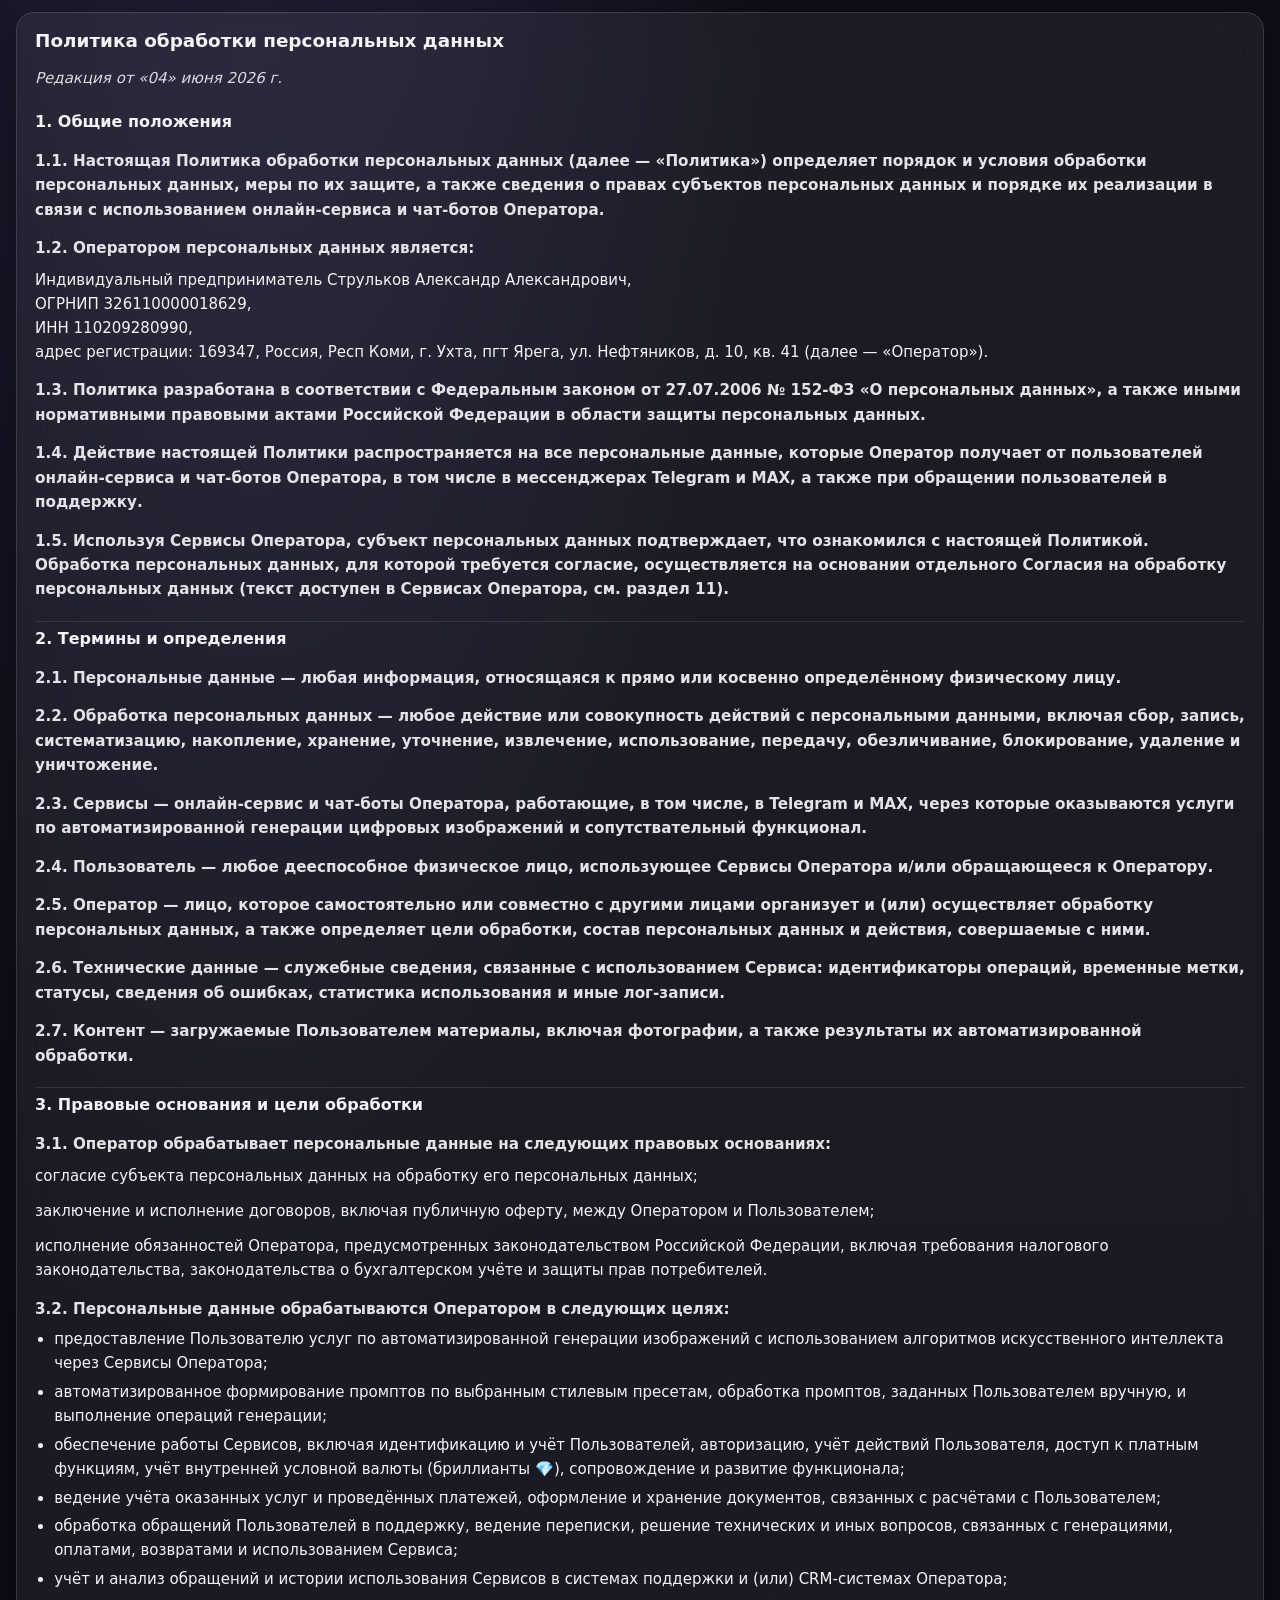
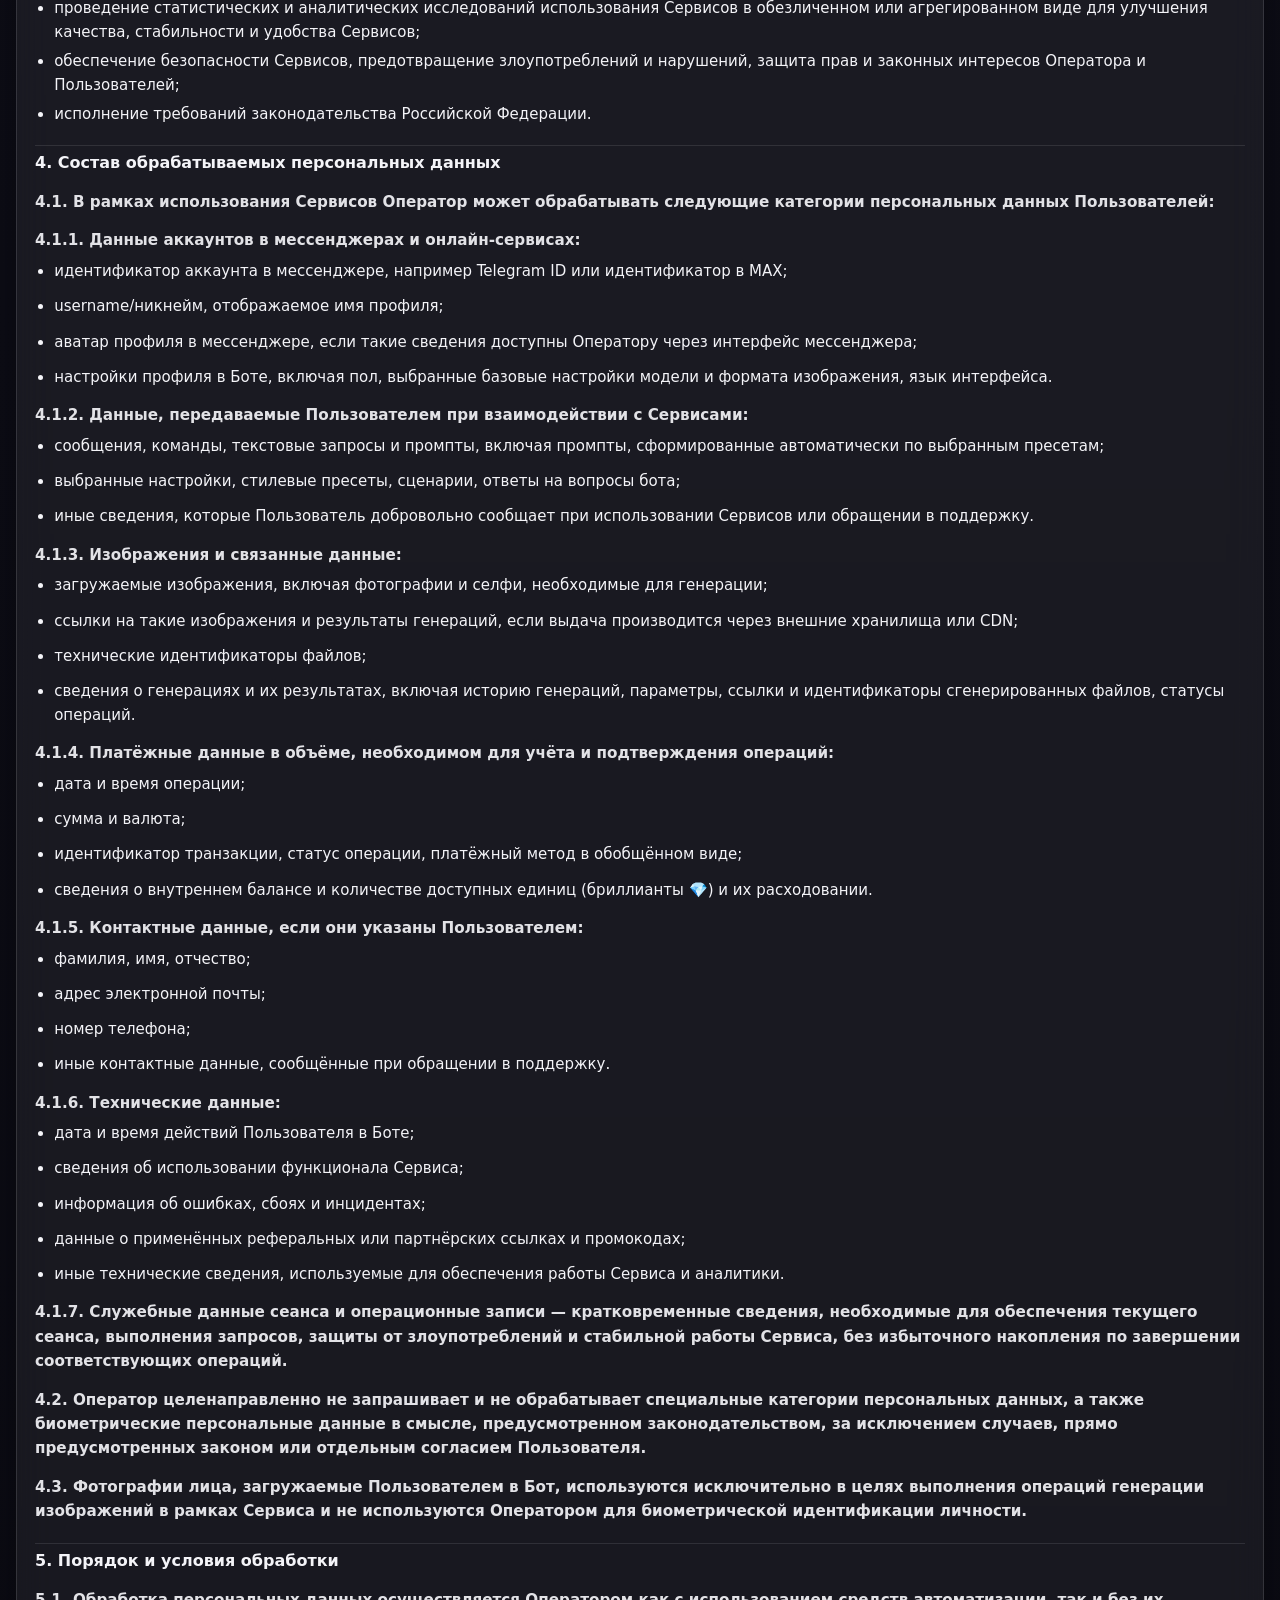
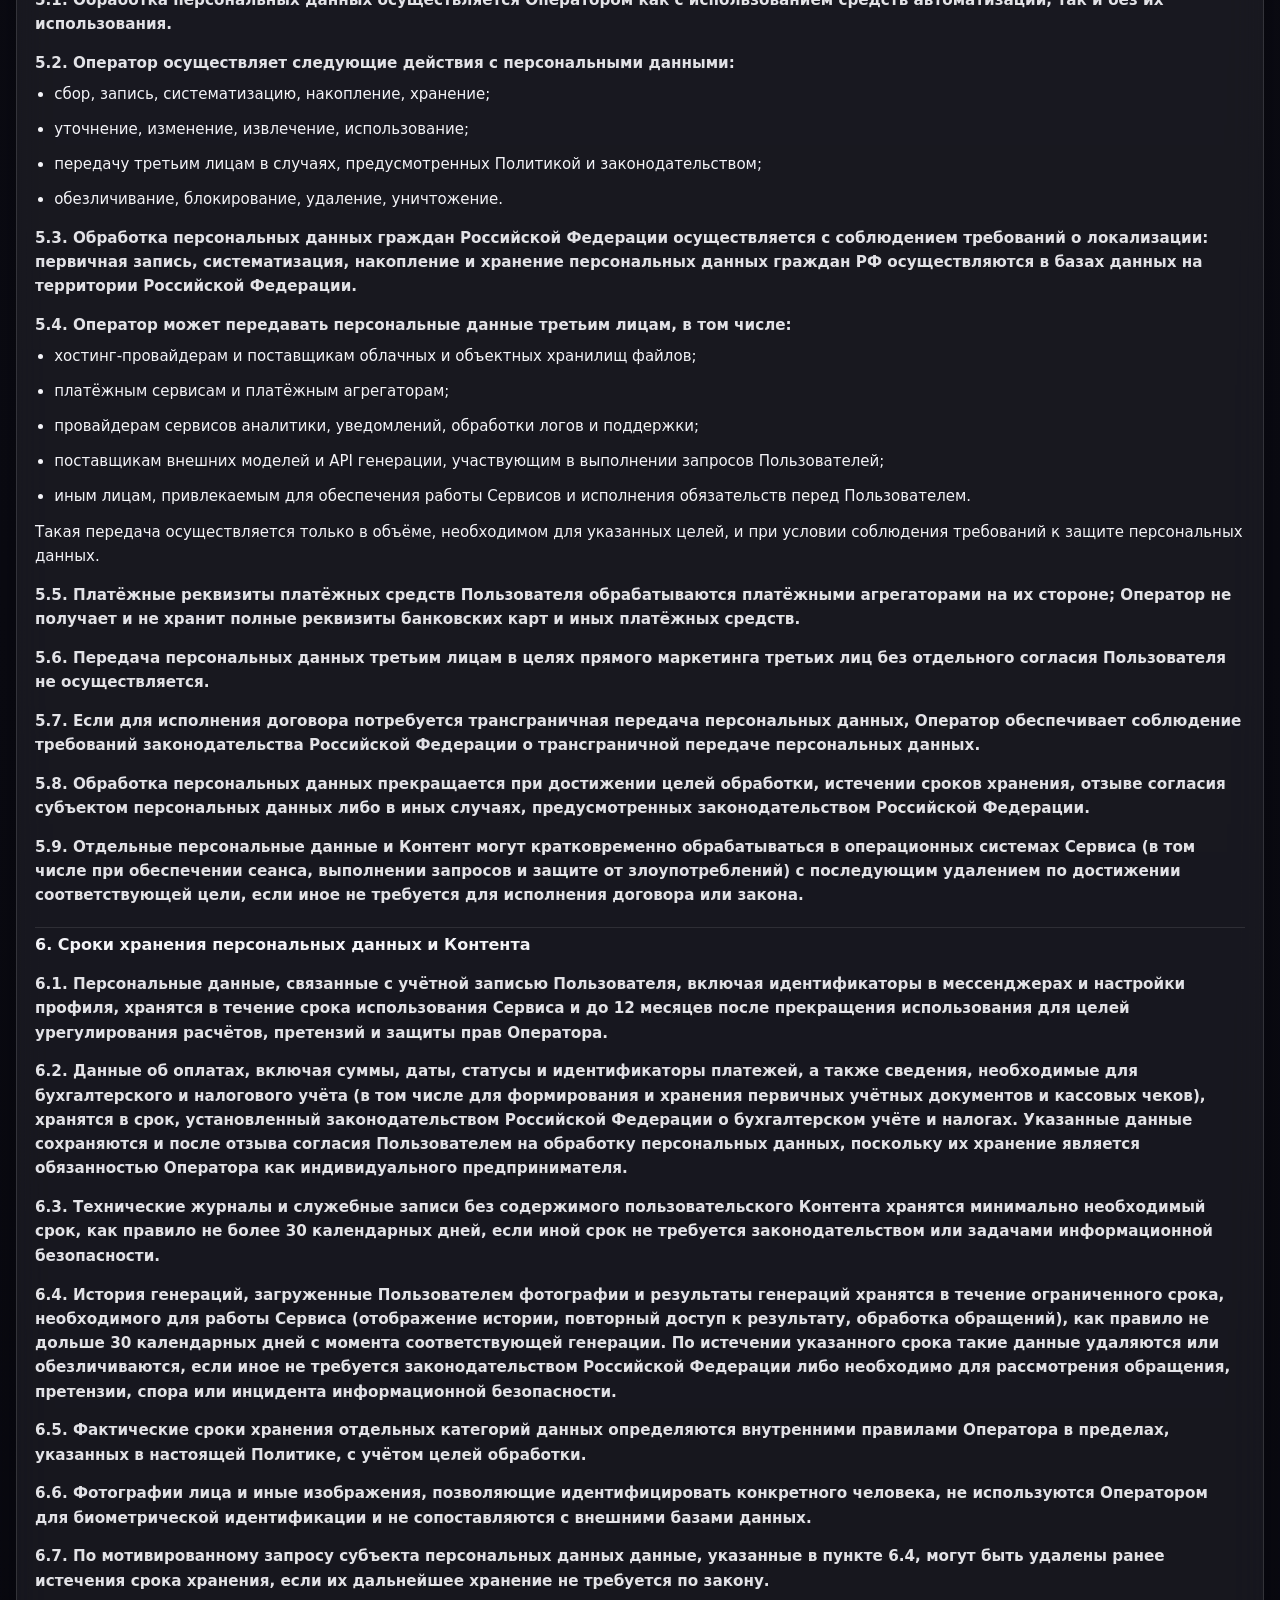
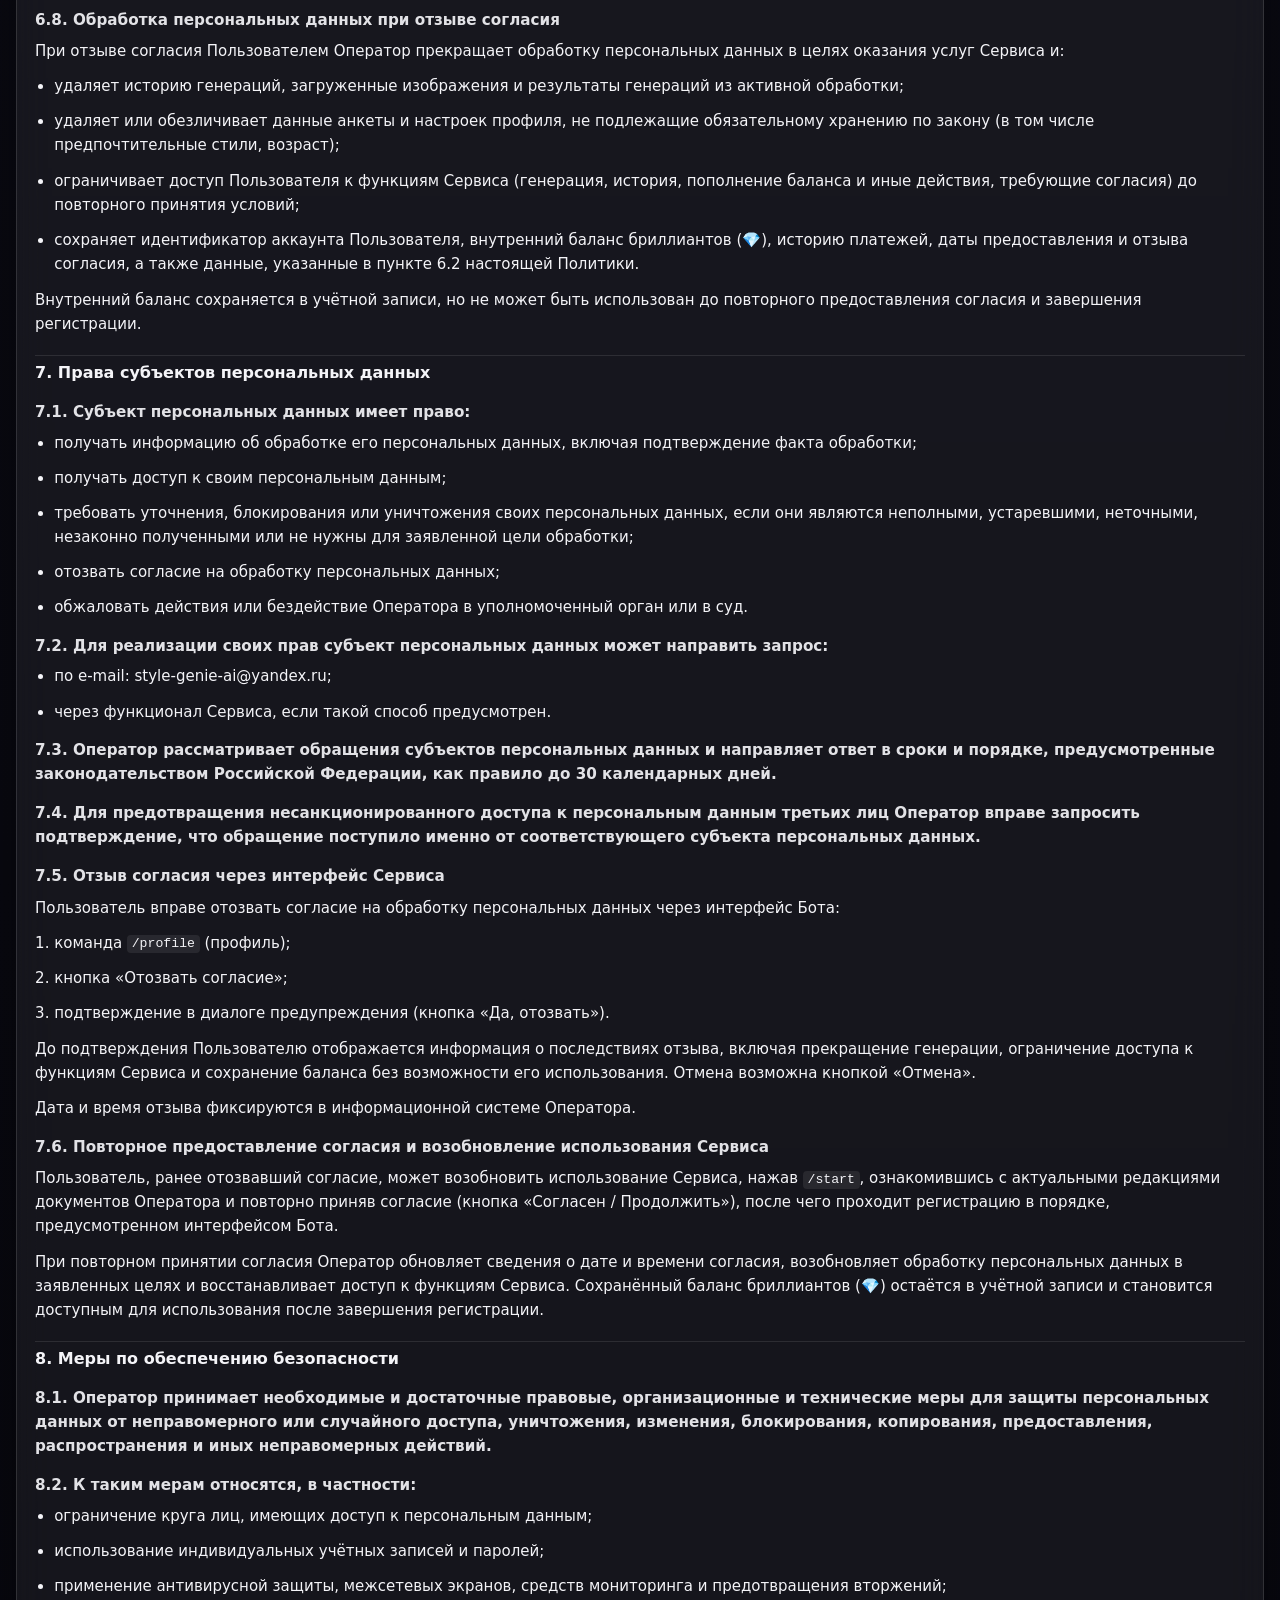
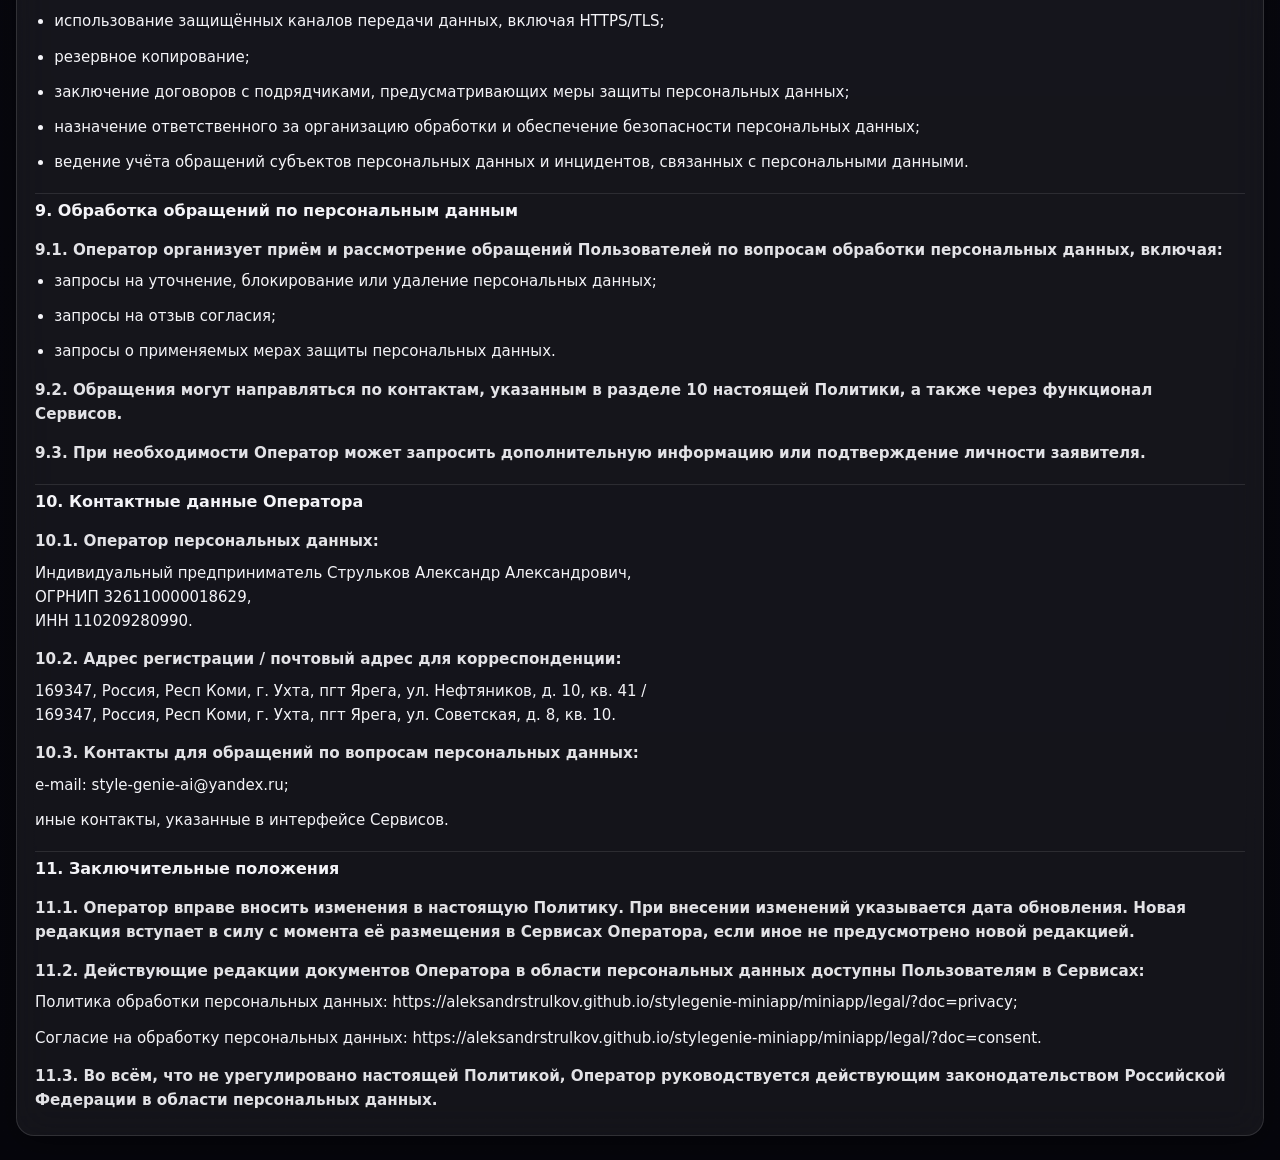
<file: docs/miniapp/legal/privacy.html>
<!DOCTYPE html>
        <html lang="ru">
        <head>
          <meta charset="utf-8">
          <meta name="viewport" content="width=device-width, initial-scale=1, viewport-fit=cover">
          <meta name="theme-color" content="#0a0a12">
          <title>Политика ПДн</title>
          <link rel="stylesheet" href="../miniapp-content.css">
        </head>
        <body>

<!--          <h1 class="page-title">Политика ПДн</h1>-->
          <div class="content-shell">
            <div class="doc-md"><h1>Политика обработки персональных данных</h1>
<p><em>Редакция от «04» июня 2026 г.</em></p>
<h2>1. Общие положения</h2>
<h3>1.1. Настоящая Политика обработки персональных данных (далее — «Политика») определяет порядок и условия обработки персональных данных, меры по их защите, а также сведения о правах субъектов персональных данных и порядке их реализации в связи с использованием онлайн‑сервиса и чат‑ботов Оператора.</h3>
<h3>1.2. Оператором персональных данных является:</h3>
<p>Индивидуальный предприниматель Струльков Александр Александрович, <br>
ОГРНИП 326110000018629, <br>
ИНН 110209280990, <br>
адрес регистрации: 169347, Россия, Респ Коми, г. Ухта, пгт Ярега, ул. Нефтяников, д. 10, кв. 41 (далее — «Оператор»).</p>
<h3>1.3. Политика разработана в соответствии с Федеральным законом от 27.07.2006 № 152‑ФЗ «О персональных данных», а также иными нормативными правовыми актами Российской Федерации в области защиты персональных данных.</h3>
<h3>1.4. Действие настоящей Политики распространяется на все персональные данные, которые Оператор получает от пользователей онлайн‑сервиса и чат‑ботов Оператора, в том числе в мессенджерах Telegram и MAX, а также при обращении пользователей в поддержку.</h3>
<h3>1.5. Используя Сервисы Оператора, субъект персональных данных подтверждает, что ознакомился с настоящей Политикой. Обработка персональных данных, для которой требуется согласие, осуществляется на основании отдельного Согласия на обработку персональных данных (текст доступен в Сервисах Оператора, см. раздел 11).</h3>
<h2>2. Термины и определения</h2>
<h3>2.1. Персональные данные — любая информация, относящаяся к прямо или косвенно определённому физическому лицу.</h3>
<h3>2.2. Обработка персональных данных — любое действие или совокупность действий с персональными данными, включая сбор, запись, систематизацию, накопление, хранение, уточнение, извлечение, использование, передачу, обезличивание, блокирование, удаление и уничтожение.</h3>
<h3>2.3. Сервисы — онлайн‑сервис и чат‑боты Оператора, работающие, в том числе, в Telegram и MAX, через которые оказываются услуги по автоматизированной генерации цифровых изображений и сопутствательный функционал.</h3>
<h3>2.4. Пользователь — любое дееспособное физическое лицо, использующее Сервисы Оператора и/или обращающееся к Оператору.</h3>
<h3>2.5. Оператор — лицо, которое самостоятельно или совместно с другими лицами организует и (или) осуществляет обработку персональных данных, а также определяет цели обработки, состав персональных данных и действия, совершаемые с ними.</h3>
<h3>2.6. Технические данные — служебные сведения, связанные с использованием Сервиса: идентификаторы операций, временные метки, статусы, сведения об ошибках, статистика использования и иные лог‑записи.</h3>
<h3>2.7. Контент — загружаемые Пользователем материалы, включая фотографии, а также результаты их автоматизированной обработки.</h3>
<h2>3. Правовые основания и цели обработки</h2>
<h3>3.1. Оператор обрабатывает персональные данные на следующих правовых основаниях:</h3>
<p>согласие субъекта персональных данных на обработку его персональных данных;</p>
<p>заключение и исполнение договоров, включая публичную оферту, между Оператором и Пользователем;</p>
<p>исполнение обязанностей Оператора, предусмотренных законодательством Российской Федерации, включая требования налогового законодательства, законодательства о бухгалтерском учёте и защиты прав потребителей.</p>
<h3>3.2. Персональные данные обрабатываются Оператором в следующих целях:</h3>
<ul>
<li>предоставление Пользователю услуг по автоматизированной генерации изображений с использованием алгоритмов искусственного интеллекта через Сервисы Оператора;</li>
<li>автоматизированное формирование промптов по выбранным стилевым пресетам, обработка промптов, заданных Пользователем вручную, и выполнение операций генерации;</li>
<li>обеспечение работы Сервисов, включая идентификацию и учёт Пользователей, авторизацию, учёт действий Пользователя, доступ к платным функциям, учёт внутренней условной валюты (бриллианты 💎), сопровождение и развитие функционала;</li>
<li>ведение учёта оказанных услуг и проведённых платежей, оформление и хранение документов, связанных с расчётами с Пользователем;</li>
<li>обработка обращений Пользователей в поддержку, ведение переписки, решение технических и иных вопросов, связанных с генерациями, оплатами, возвратами и использованием Сервиса;</li>
<li>учёт и анализ обращений и истории использования Сервисов в системах поддержки и (или) CRM‑системах Оператора;</li>
<li>проведение статистических и аналитических исследований использования Сервисов в обезличенном или агрегированном виде для улучшения качества, стабильности и удобства Сервисов;</li>
<li>обеспечение безопасности Сервисов, предотвращение злоупотреблений и нарушений, защита прав и законных интересов Оператора и Пользователей;</li>
<li>исполнение требований законодательства Российской Федерации.</li>
</ul>
<h2>4. Состав обрабатываемых персональных данных</h2>
<h3>4.1. В рамках использования Сервисов Оператор может обрабатывать следующие категории персональных данных Пользователей:</h3>
<h3>4.1.1. Данные аккаунтов в мессенджерах и онлайн‑сервисах:</h3>
<ul>
<li>
<p>идентификатор аккаунта в мессенджере, например Telegram ID или идентификатор в MAX;</p>
</li>
<li>
<p>username/никнейм, отображаемое имя профиля;</p>
</li>
<li>
<p>аватар профиля в мессенджере, если такие сведения доступны Оператору через интерфейс мессенджера;</p>
</li>
<li>
<p>настройки профиля в Боте, включая пол, выбранные базовые настройки модели и формата изображения, язык интерфейса.</p>
</li>
</ul>
<h3>4.1.2. Данные, передаваемые Пользователем при взаимодействии с Сервисами:</h3>
<ul>
<li>
<p>сообщения, команды, текстовые запросы и промпты, включая промпты, сформированные автоматически по выбранным пресетам;</p>
</li>
<li>
<p>выбранные настройки, стилевые пресеты, сценарии, ответы на вопросы бота;</p>
</li>
<li>
<p>иные сведения, которые Пользователь добровольно сообщает при использовании Сервисов или обращении в поддержку.</p>
</li>
</ul>
<h3>4.1.3. Изображения и связанные данные:</h3>
<ul>
<li>
<p>загружаемые изображения, включая фотографии и селфи, необходимые для генерации;</p>
</li>
<li>
<p>ссылки на такие изображения и результаты генераций, если выдача производится через внешние хранилища или CDN;</p>
</li>
<li>
<p>технические идентификаторы файлов;</p>
</li>
<li>
<p>сведения о генерациях и их результатах, включая историю генераций, параметры, ссылки и идентификаторы сгенерированных файлов, статусы операций.</p>
</li>
</ul>
<h3>4.1.4. Платёжные данные в объёме, необходимом для учёта и подтверждения операций:</h3>
<ul>
<li>
<p>дата и время операции;</p>
</li>
<li>
<p>сумма и валюта;</p>
</li>
<li>
<p>идентификатор транзакции, статус операции, платёжный метод в обобщённом виде;</p>
</li>
<li>
<p>сведения о внутреннем балансе и количестве доступных единиц (бриллианты 💎) и их расходовании.</p>
</li>
</ul>
<h3>4.1.5. Контактные данные, если они указаны Пользователем:</h3>
<ul>
<li>
<p>фамилия, имя, отчество;</p>
</li>
<li>
<p>адрес электронной почты;</p>
</li>
<li>
<p>номер телефона;</p>
</li>
<li>
<p>иные контактные данные, сообщённые при обращении в поддержку.</p>
</li>
</ul>
<h3>4.1.6. Технические данные:</h3>
<ul>
<li>
<p>дата и время действий Пользователя в Боте;</p>
</li>
<li>
<p>сведения об использовании функционала Сервиса;</p>
</li>
<li>
<p>информация об ошибках, сбоях и инцидентах;</p>
</li>
<li>
<p>данные о применённых реферальных или партнёрских ссылках и промокодах;</p>
</li>
<li>
<p>иные технические сведения, используемые для обеспечения работы Сервиса и аналитики.</p>
</li>
</ul>
<h3>4.1.7. Служебные данные сеанса и операционные записи — кратковременные сведения, необходимые для обеспечения текущего сеанса, выполнения запросов, защиты от злоупотреблений и стабильной работы Сервиса, без избыточного накопления по завершении соответствующих операций.</h3>
<h3>4.2. Оператор целенаправленно не запрашивает и не обрабатывает специальные категории персональных данных, а также биометрические персональные данные в смысле, предусмотренном законодательством, за исключением случаев, прямо предусмотренных законом или отдельным согласием Пользователя.</h3>
<h3>4.3. Фотографии лица, загружаемые Пользователем в Бот, используются исключительно в целях выполнения операций генерации изображений в рамках Сервиса и не используются Оператором для биометрической идентификации личности.</h3>
<h2>5. Порядок и условия обработки</h2>
<h3>5.1. Обработка персональных данных осуществляется Оператором как с использованием средств автоматизации, так и без их использования.</h3>
<h3>5.2. Оператор осуществляет следующие действия с персональными данными:</h3>
<ul>
<li>
<p>сбор, запись, систематизацию, накопление, хранение;</p>
</li>
<li>
<p>уточнение, изменение, извлечение, использование;</p>
</li>
<li>
<p>передачу третьим лицам в случаях, предусмотренных Политикой и законодательством;</p>
</li>
<li>
<p>обезличивание, блокирование, удаление, уничтожение.</p>
</li>
</ul>
<h3>5.3. Обработка персональных данных граждан Российской Федерации осуществляется с соблюдением требований о локализации: первичная запись, систематизация, накопление и хранение персональных данных граждан РФ осуществляются в базах данных на территории Российской Федерации.</h3>
<h3>5.4. Оператор может передавать персональные данные третьим лицам, в том числе:</h3>
<ul>
<li>
<p>хостинг‑провайдерам и поставщикам облачных и объектных хранилищ файлов;</p>
</li>
<li>
<p>платёжным сервисам и платёжным агрегаторам;</p>
</li>
<li>
<p>провайдерам сервисов аналитики, уведомлений, обработки логов и поддержки;</p>
</li>
<li>
<p>поставщикам внешних моделей и API генерации, участвующим в выполнении запросов Пользователей;</p>
</li>
<li>
<p>иным лицам, привлекаемым для обеспечения работы Сервисов и исполнения обязательств перед Пользователем.</p>
</li>
</ul>
<p>Такая передача осуществляется только в объёме, необходимом для указанных целей, и при условии соблюдения требований к защите персональных данных.</p>
<h3>5.5. Платёжные реквизиты платёжных средств Пользователя обрабатываются платёжными агрегаторами на их стороне; Оператор не получает и не хранит полные реквизиты банковских карт и иных платёжных средств.</h3>
<h3>5.6. Передача персональных данных третьим лицам в целях прямого маркетинга третьих лиц без отдельного согласия Пользователя не осуществляется.</h3>
<h3>5.7. Если для исполнения договора потребуется трансграничная передача персональных данных, Оператор обеспечивает соблюдение требований законодательства Российской Федерации о трансграничной передаче персональных данных.</h3>
<h3>5.8. Обработка персональных данных прекращается при достижении целей обработки, истечении сроков хранения, отзыве согласия субъектом персональных данных либо в иных случаях, предусмотренных законодательством Российской Федерации.</h3>
<h3>5.9. Отдельные персональные данные и Контент могут кратковременно обрабатываться в операционных системах Сервиса (в том числе при обеспечении сеанса, выполнении запросов и защите от злоупотреблений) с последующим удалением по достижении соответствующей цели, если иное не требуется для исполнения договора или закона.</h3>
<h2>6. Сроки хранения персональных данных и Контента</h2>
<h3>6.1. Персональные данные, связанные с учётной записью Пользователя, включая идентификаторы в мессенджерах и настройки профиля, хранятся в течение срока использования Сервиса и до 12 месяцев после прекращения использования для целей урегулирования расчётов, претензий и защиты прав Оператора.</h3>
<h3>6.2. Данные об оплатах, включая суммы, даты, статусы и идентификаторы платежей, а также сведения, необходимые для бухгалтерского и налогового учёта (в том числе для формирования и хранения первичных учётных документов и кассовых чеков), хранятся в срок, установленный законодательством Российской Федерации о бухгалтерском учёте и налогах. Указанные данные сохраняются и после отзыва согласия Пользователем на обработку персональных данных, поскольку их хранение является обязанностью Оператора как индивидуального предпринимателя.</h3>
<h3>6.3. Технические журналы и служебные записи без содержимого пользовательского Контента хранятся минимально необходимый срок, как правило не более 30 календарных дней, если иной срок не требуется законодательством или задачами информационной безопасности.</h3>
<h3>6.4. История генераций, загруженные Пользователем фотографии и результаты генераций хранятся в течение ограниченного срока, необходимого для работы Сервиса (отображение истории, повторный доступ к результату, обработка обращений), как правило не дольше 30 календарных дней с момента соответствующей генерации. По истечении указанного срока такие данные удаляются или обезличиваются, если иное не требуется законодательством Российской Федерации либо необходимо для рассмотрения обращения, претензии, спора или инцидента информационной безопасности.</h3>
<h3>6.5. Фактические сроки хранения отдельных категорий данных определяются внутренними правилами Оператора в пределах, указанных в настоящей Политике, с учётом целей обработки.</h3>
<h3>6.6. Фотографии лица и иные изображения, позволяющие идентифицировать конкретного человека, не используются Оператором для биометрической идентификации и не сопоставляются с внешними базами данных.</h3>
<h3>6.7. По мотивированному запросу субъекта персональных данных данные, указанные в пункте 6.4, могут быть удалены ранее истечения срока хранения, если их дальнейшее хранение не требуется по закону.</h3>
<h3>6.8. Обработка персональных данных при отзыве согласия</h3>
<p>При отзыве согласия Пользователем Оператор прекращает обработку персональных данных в целях оказания услуг Сервиса и:</p>
<ul>
<li>
<p>удаляет историю генераций, загруженные изображения и результаты генераций из активной обработки;</p>
</li>
<li>
<p>удаляет или обезличивает данные анкеты и настроек профиля, не подлежащие обязательному хранению по закону (в том числе предпочтительные стили, возраст);</p>
</li>
<li>
<p>ограничивает доступ Пользователя к функциям Сервиса (генерация, история, пополнение баланса и иные действия, требующие согласия) до повторного принятия условий;</p>
</li>
<li>
<p>сохраняет идентификатор аккаунта Пользователя, внутренний баланс бриллиантов (💎), историю платежей, даты предоставления и отзыва согласия, а также данные, указанные в пункте 6.2 настоящей Политики.</p>
</li>
</ul>
<p>Внутренний баланс сохраняется в учётной записи, но не может быть использован до повторного предоставления согласия и завершения регистрации.</p>
<h2>7. Права субъектов персональных данных</h2>
<h3>7.1. Субъект персональных данных имеет право:</h3>
<ul>
<li>
<p>получать информацию об обработке его персональных данных, включая подтверждение факта обработки;</p>
</li>
<li>
<p>получать доступ к своим персональным данным;</p>
</li>
<li>
<p>требовать уточнения, блокирования или уничтожения своих персональных данных, если они являются неполными, устаревшими, неточными, незаконно полученными или не нужны для заявленной цели обработки;</p>
</li>
<li>
<p>отозвать согласие на обработку персональных данных;</p>
</li>
<li>
<p>обжаловать действия или бездействие Оператора в уполномоченный орган или в суд.</p>
</li>
</ul>
<h3>7.2. Для реализации своих прав субъект персональных данных может направить запрос:</h3>
<ul>
<li>
<p>по e‑mail: style-genie-ai@yandex.ru;</p>
</li>
<li>
<p>через функционал Сервиса, если такой способ предусмотрен.</p>
</li>
</ul>
<h3>7.3. Оператор рассматривает обращения субъектов персональных данных и направляет ответ в сроки и порядке, предусмотренные законодательством Российской Федерации, как правило до 30 календарных дней.</h3>
<h3>7.4. Для предотвращения несанкционированного доступа к персональным данным третьих лиц Оператор вправе запросить подтверждение, что обращение поступило именно от соответствующего субъекта персональных данных.</h3>
<h3>7.5. Отзыв согласия через интерфейс Сервиса</h3>
<p>Пользователь вправе отозвать согласие на обработку персональных данных через интерфейс Бота:</p>
<ol>
<li>
<p>команда <code>/profile</code> (профиль);</p>
</li>
<li>
<p>кнопка «Отозвать согласие»;</p>
</li>
<li>
<p>подтверждение в диалоге предупреждения (кнопка «Да, отозвать»).</p>
</li>
</ol>
<p>До подтверждения Пользователю отображается информация о последствиях отзыва, включая прекращение генерации, ограничение доступа к функциям Сервиса и сохранение баланса без возможности его использования. Отмена возможна кнопкой «Отмена».</p>
<p>Дата и время отзыва фиксируются в информационной системе Оператора.</p>
<h3>7.6. Повторное предоставление согласия и возобновление использования Сервиса</h3>
<p>Пользователь, ранее отозвавший согласие, может возобновить использование Сервиса, нажав <code>/start</code>, ознакомившись с актуальными редакциями документов Оператора и повторно приняв согласие (кнопка «Согласен / Продолжить»), после чего проходит регистрацию в порядке, предусмотренном интерфейсом Бота.</p>
<p>При повторном принятии согласия Оператор обновляет сведения о дате и времени согласия, возобновляет обработку персональных данных в заявленных целях и восстанавливает доступ к функциям Сервиса. Сохранённый баланс бриллиантов (💎) остаётся в учётной записи и становится доступным для использования после завершения регистрации.</p>
<h2>8. Меры по обеспечению безопасности</h2>
<h3>8.1. Оператор принимает необходимые и достаточные правовые, организационные и технические меры для защиты персональных данных от неправомерного или случайного доступа, уничтожения, изменения, блокирования, копирования, предоставления, распространения и иных неправомерных действий.</h3>
<h3>8.2. К таким мерам относятся, в частности:</h3>
<ul>
<li>
<p>ограничение круга лиц, имеющих доступ к персональным данным;</p>
</li>
<li>
<p>использование индивидуальных учётных записей и паролей;</p>
</li>
<li>
<p>применение антивирусной защиты, межсетевых экранов, средств мониторинга и предотвращения вторжений;</p>
</li>
<li>
<p>использование защищённых каналов передачи данных, включая HTTPS/TLS;</p>
</li>
<li>
<p>резервное копирование;</p>
</li>
<li>
<p>заключение договоров с подрядчиками, предусматривающих меры защиты персональных данных;</p>
</li>
<li>
<p>назначение ответственного за организацию обработки и обеспечение безопасности персональных данных;</p>
</li>
<li>
<p>ведение учёта обращений субъектов персональных данных и инцидентов, связанных с персональными данными.</p>
</li>
</ul>
<h2>9. Обработка обращений по персональным данным</h2>
<h3>9.1. Оператор организует приём и рассмотрение обращений Пользователей по вопросам обработки персональных данных, включая:</h3>
<ul>
<li>
<p>запросы на уточнение, блокирование или удаление персональных данных;</p>
</li>
<li>
<p>запросы на отзыв согласия;</p>
</li>
<li>
<p>запросы о применяемых мерах защиты персональных данных.</p>
</li>
</ul>
<h3>9.2. Обращения могут направляться по контактам, указанным в разделе 10 настоящей Политики, а также через функционал Сервисов.</h3>
<h3>9.3. При необходимости Оператор может запросить дополнительную информацию или подтверждение личности заявителя.</h3>
<h2>10. Контактные данные Оператора</h2>
<h3>10.1. Оператор персональных данных:</h3>
<p>Индивидуальный предприниматель  Струльков Александр Александрович, <br>
ОГРНИП 326110000018629, <br>
ИНН 110209280990.</p>
<h3>10.2. Адрес регистрации / почтовый адрес для корреспонденции:</h3>
<p>169347, Россия, Респ Коми, г. Ухта, пгт Ярега, ул. Нефтяников, д. 10, кв. 41 / <br>
169347, Россия, Респ Коми, г. Ухта, пгт Ярега, ул. Советская, д. 8, кв. 10.</p>
<h3>10.3. Контакты для обращений по вопросам персональных данных:</h3>
<p>e‑mail: style-genie-ai@yandex.ru;</p>
<p>иные контакты, указанные в интерфейсе Сервисов.</p>
<h2>11. Заключительные положения</h2>
<h3>11.1. Оператор вправе вносить изменения в настоящую Политику. При внесении изменений указывается дата обновления. Новая редакция вступает в силу с момента её размещения в Сервисах Оператора, если иное не предусмотрено новой редакцией.</h3>
<h3>11.2. Действующие редакции документов Оператора в области персональных данных доступны Пользователям в Сервисах:</h3>
<p>Политика обработки персональных данных: https://aleksandrstrulkov.github.io/stylegenie-miniapp/miniapp/legal/?doc=privacy;</p>
<p>Согласие на обработку персональных данных: https://aleksandrstrulkov.github.io/stylegenie-miniapp/miniapp/legal/?doc=consent.</p>
<h3>11.3. Во всём, что не урегулировано настоящей Политикой, Оператор руководствуется действующим законодательством Российской Федерации в области персональных данных.</h3></div>
          </div>

        </body>
        </html>
</file>
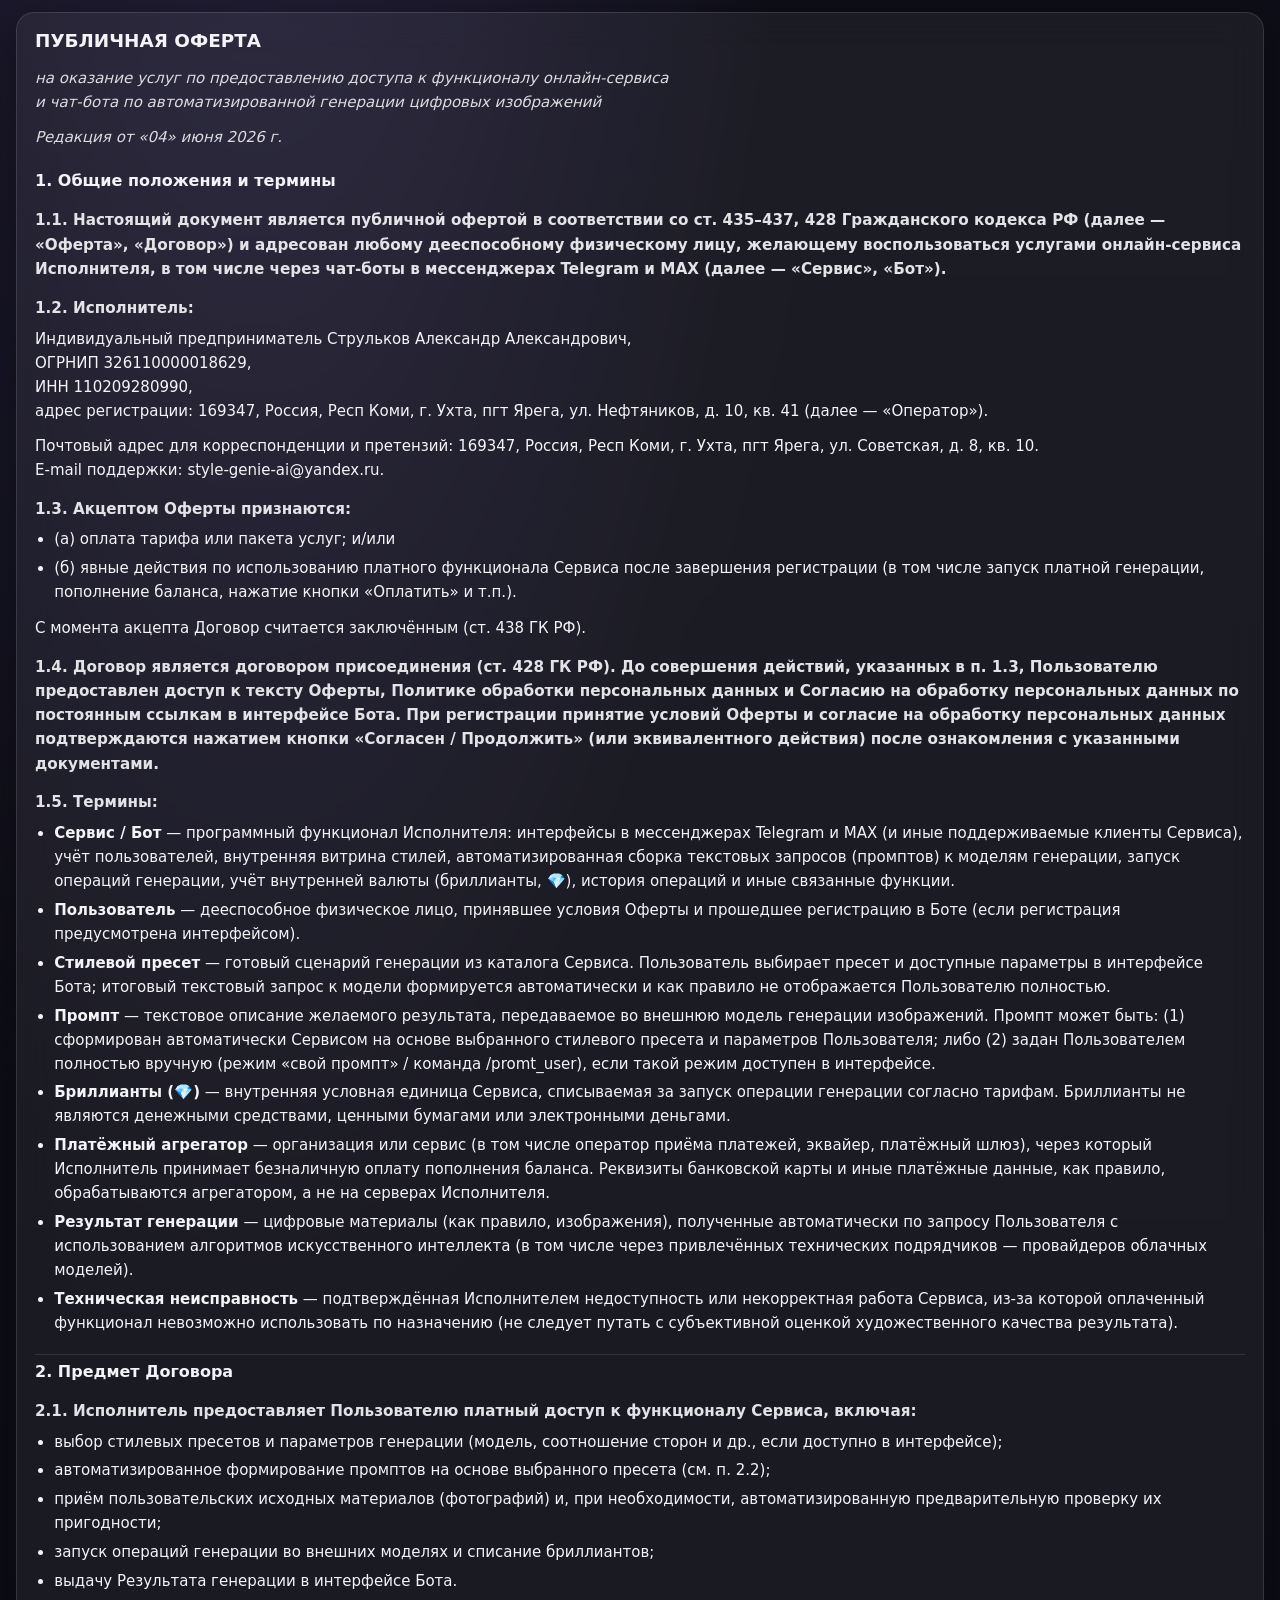
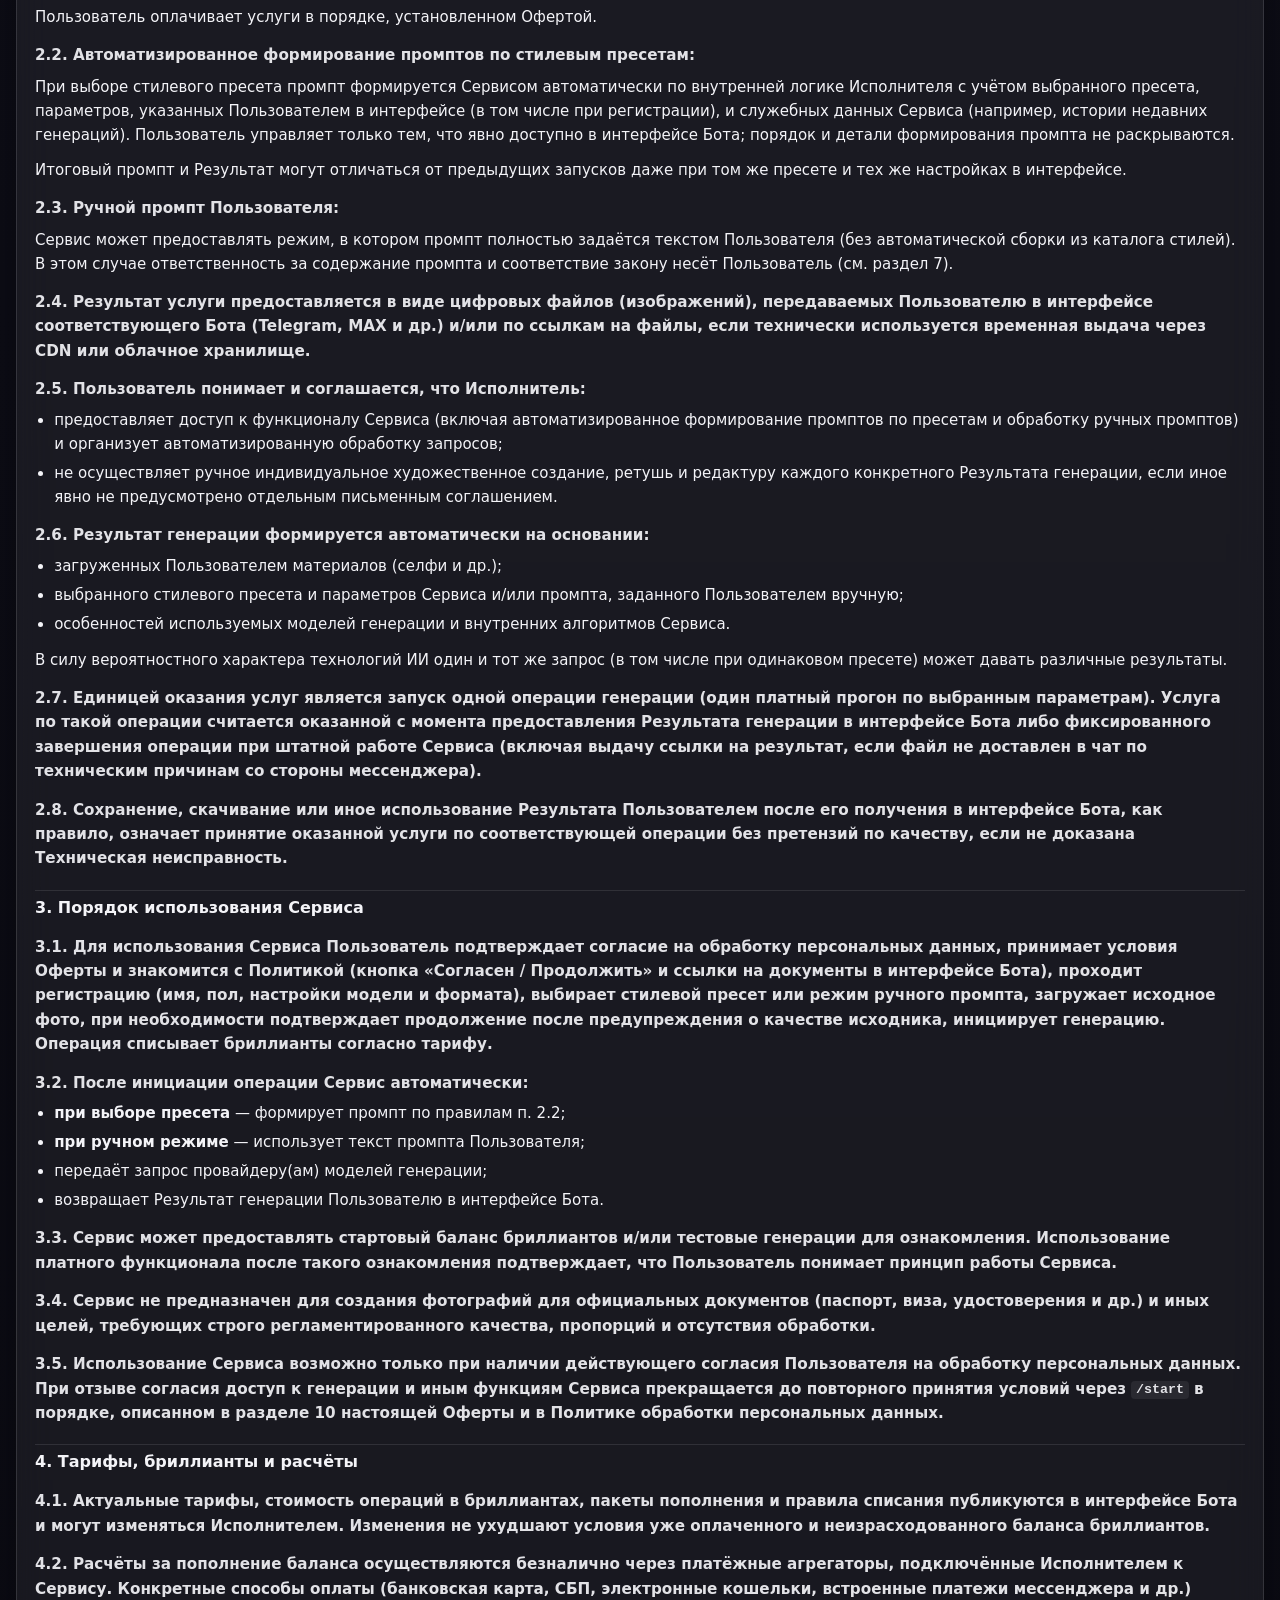
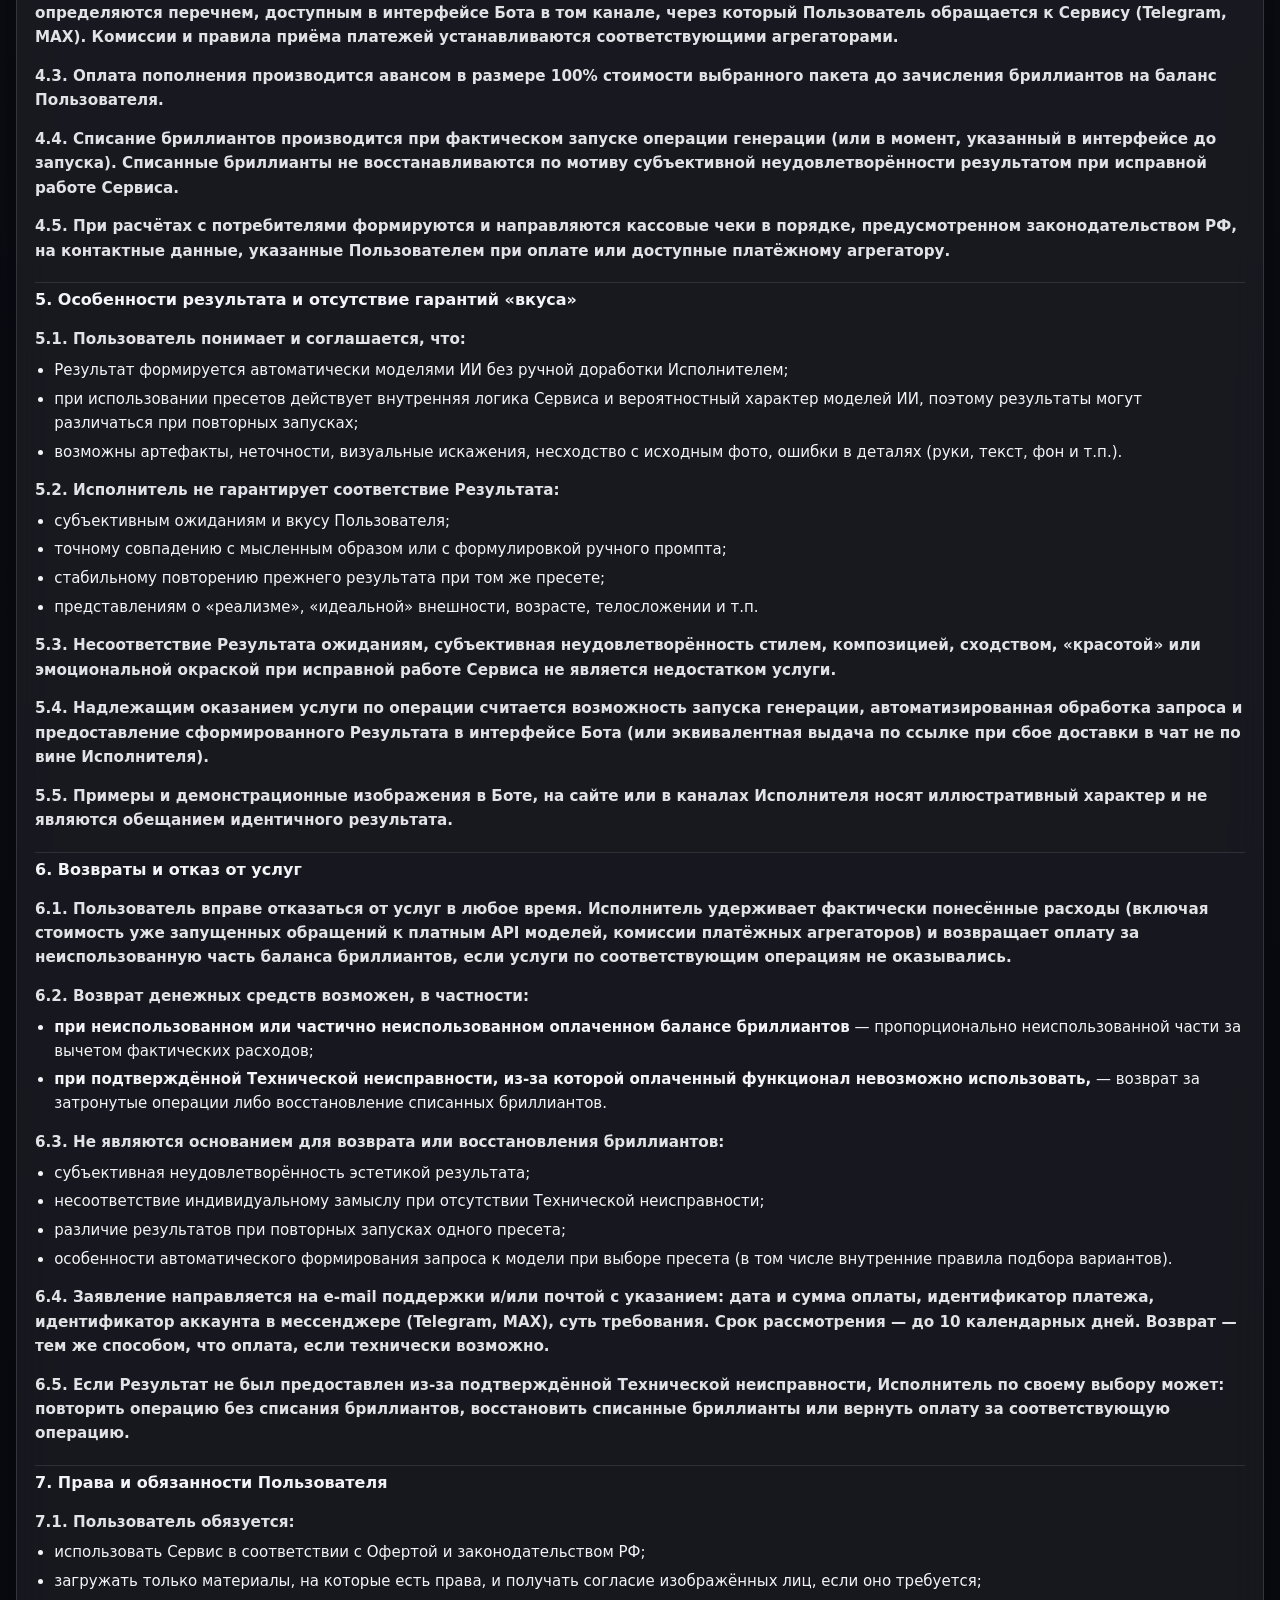
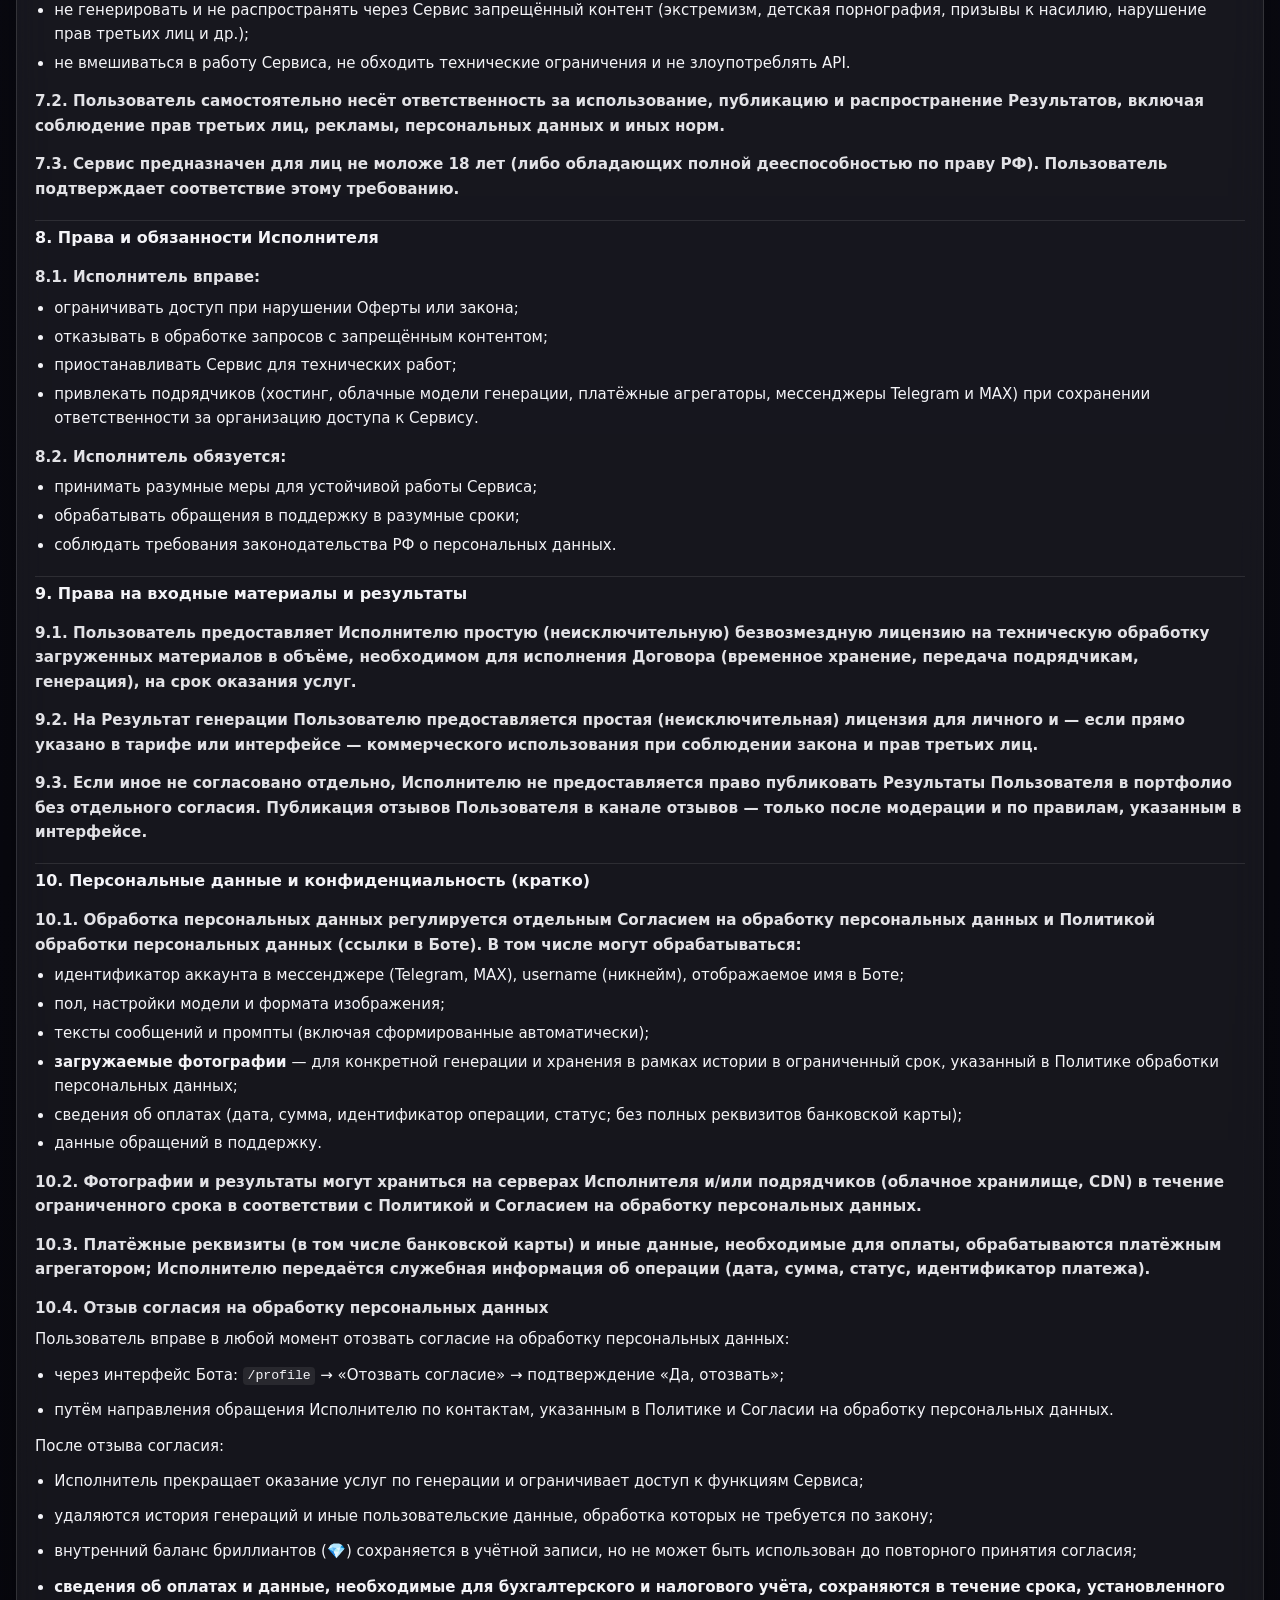
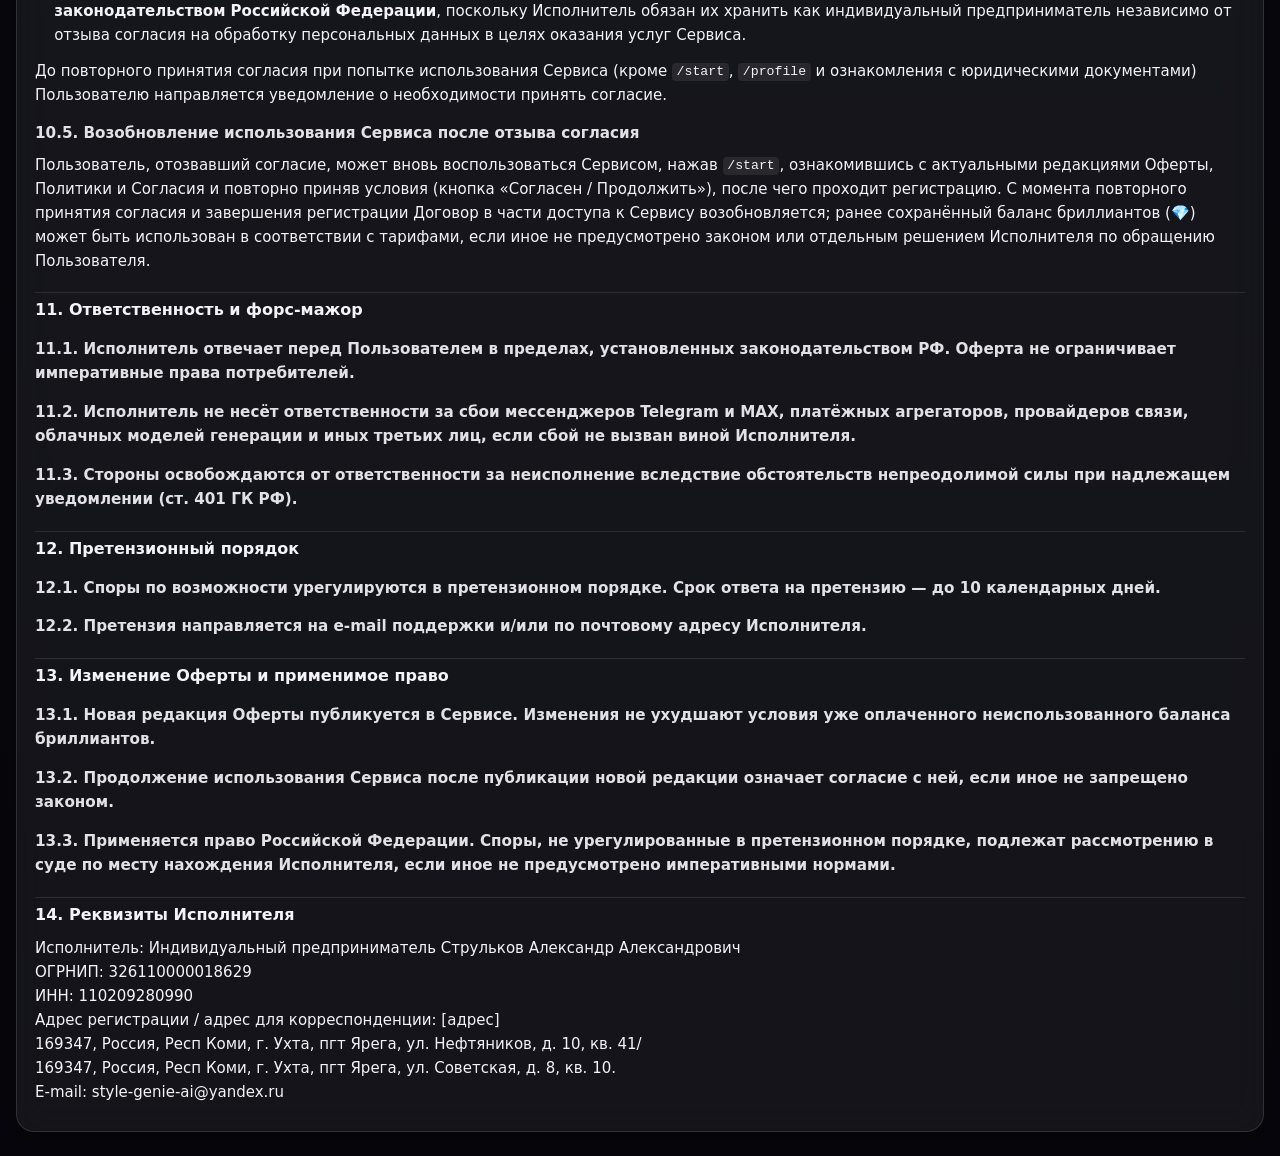
<file: docs/miniapp/legal/terms.html>
<!DOCTYPE html>
        <html lang="ru">
        <head>
          <meta charset="utf-8">
          <meta name="viewport" content="width=device-width, initial-scale=1, viewport-fit=cover">
          <meta name="theme-color" content="#0a0a12">
<!--          <title>Публичная оферта</title>-->
          <link rel="stylesheet" href="../miniapp-content.css">
        </head>
        <body>

<!--          <h1 class="page-title">Публичная оферта</h1>-->
          <div class="content-shell">
            <div class="doc-md"><h1>ПУБЛИЧНАЯ ОФЕРТА</h1>
<p><em>на оказание услуг по предоставлению доступа к функционалу онлайн-сервиса</em><br>
<em>и чат-бота по автоматизированной генерации цифровых изображений</em></p>
<p><em>Редакция от «04» июня 2026 г.</em></p>
<h2>1. Общие положения и термины</h2>
<h3>1.1. Настоящий документ является публичной офертой в соответствии со ст. 435–437, 428 Гражданского кодекса РФ (далее — «Оферта», «Договор») и адресован любому дееспособному физическому лицу, желающему воспользоваться услугами онлайн-сервиса Исполнителя, в том числе через чат-боты в мессенджерах Telegram и MAX (далее — «Сервис», «Бот»).</h3>
<h3>1.2. Исполнитель:</h3>
<p>Индивидуальный предприниматель Струльков Александр Александрович, <br>
ОГРНИП 326110000018629, <br>
ИНН 110209280990, <br>
адрес регистрации: 169347, Россия, Респ Коми, г. Ухта, пгт Ярега, ул. Нефтяников, д. 10, кв. 41 (далее — «Оператор»).</p>
<p>Почтовый адрес для корреспонденции и претензий: 169347, Россия, Респ Коми, г. Ухта, пгт Ярега, ул. Советская, д. 8, кв. 10.<br>
E-mail поддержки: style-genie-ai@yandex.ru.</p>
<h3>1.3. Акцептом Оферты признаются:</h3>
<ul>
<li>(а) оплата тарифа или пакета услуг; и/или</li>
<li>(б) явные действия по использованию платного функционала Сервиса после завершения регистрации (в том числе запуск платной генерации, пополнение баланса, нажатие кнопки «Оплатить» и т.п.).</li>
</ul>
<p>С момента акцепта Договор считается заключённым (ст. 438 ГК РФ).</p>
<h3>1.4. Договор является договором присоединения (ст. 428 ГК РФ). До совершения действий, указанных в п. 1.3, Пользователю предоставлен доступ к тексту Оферты, Политике обработки персональных данных и Согласию на обработку персональных данных по постоянным ссылкам в интерфейсе Бота. При регистрации принятие условий Оферты и согласие на обработку персональных данных подтверждаются нажатием кнопки «Согласен / Продолжить» (или эквивалентного действия) после ознакомления с указанными документами.</h3>
<h3>1.5. Термины:</h3>
<ul>
<li><strong>Сервис / Бот</strong> — программный функционал Исполнителя: интерфейсы в мессенджерах Telegram и MAX (и иные поддерживаемые клиенты Сервиса), учёт пользователей, внутренняя витрина стилей, автоматизированная сборка текстовых запросов (промптов) к моделям генерации, запуск операций генерации, учёт внутренней валюты (бриллианты, 💎), история операций и иные связанные функции.</li>
<li><strong>Пользователь</strong> — дееспособное физическое лицо, принявшее условия Оферты и прошедшее регистрацию в Боте (если регистрация предусмотрена интерфейсом).</li>
<li><strong>Стилевой пресет</strong> — готовый сценарий генерации из каталога Сервиса. Пользователь выбирает пресет и доступные параметры в интерфейсе Бота; итоговый текстовый запрос к модели формируется автоматически и как правило не отображается Пользователю полностью.</li>
<li><strong>Промпт</strong> — текстовое описание желаемого результата, передаваемое во внешнюю модель генерации изображений. Промпт может быть: (1) сформирован автоматически Сервисом на основе выбранного стилевого пресета и параметров Пользователя; либо (2) задан Пользователем полностью вручную (режим «свой промпт» / команда /promt_user), если такой режим доступен в интерфейсе.</li>
<li><strong>Бриллианты (💎)</strong> — внутренняя условная единица Сервиса, списываемая за запуск операции генерации согласно тарифам. Бриллианты не являются денежными средствами, ценными бумагами или электронными деньгами.</li>
<li><strong>Платёжный агрегатор</strong> — организация или сервис (в том числе оператор приёма платежей, эквайер, платёжный шлюз), через который Исполнитель принимает безналичную оплату пополнения баланса. Реквизиты банковской карты и иные платёжные данные, как правило, обрабатываются агрегатором, а не на серверах Исполнителя.</li>
<li><strong>Результат генерации</strong> — цифровые материалы (как правило, изображения), полученные автоматически по запросу Пользователя с использованием алгоритмов искусственного интеллекта (в том числе через привлечённых технических подрядчиков — провайдеров облачных моделей).</li>
<li><strong>Техническая неисправность</strong> — подтверждённая Исполнителем недоступность или некорректная работа Сервиса, из-за которой оплаченный функционал невозможно использовать по назначению (не следует путать с субъективной оценкой художественного качества результата).</li>
</ul>
<h2>2. Предмет Договора</h2>
<h3>2.1. Исполнитель предоставляет Пользователю платный доступ к функционалу Сервиса, включая:</h3>
<ul>
<li>выбор стилевых пресетов и параметров генерации (модель, соотношение сторон и др., если доступно в интерфейсе);</li>
<li>автоматизированное формирование промптов на основе выбранного пресета (см. п. 2.2);</li>
<li>приём пользовательских исходных материалов (фотографий) и, при необходимости, автоматизированную предварительную проверку их пригодности;</li>
<li>запуск операций генерации во внешних моделях и списание бриллиантов;</li>
<li>выдачу Результата генерации в интерфейсе Бота.</li>
</ul>
<p>Пользователь оплачивает услуги в порядке, установленном Офертой.</p>
<h3>2.2. Автоматизированное формирование промптов по стилевым пресетам:</h3>
<p>При выборе стилевого пресета промпт формируется Сервисом автоматически по внутренней логике Исполнителя с учётом выбранного пресета, параметров, указанных Пользователем в интерфейсе (в том числе при регистрации), и служебных данных Сервиса (например, истории недавних генераций). Пользователь управляет только тем, что явно доступно в интерфейсе Бота; порядок и детали формирования промпта не раскрываются.</p>
<p>Итоговый промпт и Результат могут отличаться от предыдущих запусков даже при том же пресете и тех же настройках в интерфейсе.</p>
<h3>2.3. Ручной промпт Пользователя:</h3>
<p>Сервис может предоставлять режим, в котором промпт полностью задаётся текстом Пользователя (без автоматической сборки из каталога стилей). В этом случае ответственность за содержание промпта и соответствие закону несёт Пользователь (см. раздел 7).</p>
<h3>2.4. Результат услуги предоставляется в виде цифровых файлов (изображений), передаваемых Пользователю в интерфейсе соответствующего Бота (Telegram, MAX и др.) и/или по ссылкам на файлы, если технически используется временная выдача через CDN или облачное хранилище.</h3>
<h3>2.5. Пользователь понимает и соглашается, что Исполнитель:</h3>
<ul>
<li>предоставляет доступ к функционалу Сервиса (включая автоматизированное формирование промптов по пресетам и обработку ручных промптов) и организует автоматизированную обработку запросов;</li>
<li>не осуществляет ручное индивидуальное художественное создание, ретушь и редактуру каждого конкретного Результата генерации, если иное явно не предусмотрено отдельным письменным соглашением.</li>
</ul>
<h3>2.6. Результат генерации формируется автоматически на основании:</h3>
<ul>
<li>загруженных Пользователем материалов (селфи и др.);</li>
<li>выбранного стилевого пресета и параметров Сервиса и/или промпта, заданного Пользователем вручную;</li>
<li>особенностей используемых моделей генерации и внутренних алгоритмов Сервиса.</li>
</ul>
<p>В силу вероятностного характера технологий ИИ один и тот же запрос (в том числе при одинаковом пресете) может давать различные результаты.</p>
<h3>2.7. Единицей оказания услуг является запуск одной операции генерации (один платный прогон по выбранным параметрам). Услуга по такой операции считается оказанной с момента предоставления Результата генерации в интерфейсе Бота либо фиксированного завершения операции при штатной работе Сервиса (включая выдачу ссылки на результат, если файл не доставлен в чат по техническим причинам со стороны мессенджера).</h3>
<h3>2.8. Сохранение, скачивание или иное использование Результата Пользователем после его получения в интерфейсе Бота, как правило, означает принятие оказанной услуги по соответствующей операции без претензий по качеству, если не доказана Техническая неисправность.</h3>
<h2>3. Порядок использования Сервиса</h2>
<h3>3.1. Для использования Сервиса Пользователь подтверждает согласие на обработку персональных данных, принимает условия Оферты и знакомится с Политикой (кнопка «Согласен / Продолжить» и ссылки на документы в интерфейсе Бота), проходит регистрацию (имя, пол, настройки модели и формата), выбирает стилевой пресет или режим ручного промпта, загружает исходное фото, при необходимости подтверждает продолжение после предупреждения о качестве исходника, инициирует генерацию. Операция списывает бриллианты согласно тарифу.</h3>
<h3>3.2. После инициации операции Сервис автоматически:</h3>
<ul>
<li><strong>при выборе пресета</strong> — формирует промпт по правилам п. 2.2;</li>
<li><strong>при ручном режиме</strong> — использует текст промпта Пользователя;</li>
<li>передаёт запрос провайдеру(ам) моделей генерации;</li>
<li>возвращает Результат генерации Пользователю в интерфейсе Бота.</li>
</ul>
<h3>3.3. Сервис может предоставлять стартовый баланс бриллиантов и/или тестовые генерации для ознакомления. Использование платного функционала после такого ознакомления подтверждает, что Пользователь понимает принцип работы Сервиса.</h3>
<h3>3.4. Сервис не предназначен для создания фотографий для официальных документов (паспорт, виза, удостоверения и др.) и иных целей, требующих строго регламентированного качества, пропорций и отсутствия обработки.</h3>
<h3>3.5. Использование Сервиса возможно только при наличии действующего согласия Пользователя на обработку персональных данных. При отзыве согласия доступ к генерации и иным функциям Сервиса прекращается до повторного принятия условий через <code>/start</code> в порядке, описанном в разделе 10 настоящей Оферты и в Политике обработки персональных данных.</h3>
<h2>4. Тарифы, бриллианты и расчёты</h2>
<h3>4.1. Актуальные тарифы, стоимость операций в бриллиантах, пакеты пополнения и правила списания публикуются в интерфейсе Бота и могут изменяться Исполнителем. Изменения не ухудшают условия уже оплаченного и неизрасходованного баланса бриллиантов.</h3>
<h3>4.2. Расчёты за пополнение баланса осуществляются безналично через платёжные агрегаторы, подключённые Исполнителем к Сервису. Конкретные способы оплаты (банковская карта, СБП, электронные кошельки, встроенные платежи мессенджера и др.) определяются перечнем, доступным в интерфейсе Бота в том канале, через который Пользователь обращается к Сервису (Telegram, MAX). Комиссии и правила приёма платежей устанавливаются соответствующими агрегаторами.</h3>
<h3>4.3. Оплата пополнения производится авансом в размере 100% стоимости выбранного пакета до зачисления бриллиантов на баланс Пользователя.</h3>
<h3>4.4. Списание бриллиантов производится при фактическом запуске операции генерации (или в момент, указанный в интерфейсе до запуска). Списанные бриллианты не восстанавливаются по мотиву субъективной неудовлетворённости результатом при исправной работе Сервиса.</h3>
<h3>4.5. При расчётах с потребителями формируются и направляются кассовые чеки в порядке, предусмотренном законодательством РФ, на контактные данные, указанные Пользователем при оплате или доступные платёжному агрегатору.</h3>
<h2>5. Особенности результата и отсутствие гарантий «вкуса»</h2>
<h3>5.1. Пользователь понимает и соглашается, что:</h3>
<ul>
<li>Результат формируется автоматически моделями ИИ без ручной доработки Исполнителем;</li>
<li>при использовании пресетов действует внутренняя логика Сервиса и вероятностный характер моделей ИИ, поэтому результаты могут различаться при повторных запусках;</li>
<li>возможны артефакты, неточности, визуальные искажения, несходство с исходным фото, ошибки в деталях (руки, текст, фон и т.п.).</li>
</ul>
<h3>5.2. Исполнитель не гарантирует соответствие Результата:</h3>
<ul>
<li>субъективным ожиданиям и вкусу Пользователя;</li>
<li>точному совпадению с мысленным образом или с формулировкой ручного промпта;</li>
<li>стабильному повторению прежнего результата при том же пресете;</li>
<li>представлениям о «реализме», «идеальной» внешности, возрасте, телосложении и т.п.</li>
</ul>
<h3>5.3. Несоответствие Результата ожиданиям, субъективная неудовлетворённость стилем, композицией, сходством, «красотой» или эмоциональной окраской при исправной работе Сервиса не является недостатком услуги.</h3>
<h3>5.4. Надлежащим оказанием услуги по операции считается возможность запуска генерации, автоматизированная обработка запроса и предоставление сформированного Результата в интерфейсе Бота (или эквивалентная выдача по ссылке при сбое доставки в чат не по вине Исполнителя).</h3>
<h3>5.5. Примеры и демонстрационные изображения в Боте, на сайте или в каналах Исполнителя носят иллюстративный характер и не являются обещанием идентичного результата.</h3>
<h2>6. Возвраты и отказ от услуг</h2>
<h3>6.1. Пользователь вправе отказаться от услуг в любое время. Исполнитель удерживает фактически понесённые расходы (включая стоимость уже запущенных обращений к платным API моделей, комиссии платёжных агрегаторов) и возвращает оплату за неиспользованную часть баланса бриллиантов, если услуги по соответствующим операциям не оказывались.</h3>
<h3>6.2. Возврат денежных средств возможен, в частности:</h3>
<ul>
<li><strong>при неиспользованном или частично неиспользованном оплаченном балансе бриллиантов</strong> — пропорционально неиспользованной части за вычетом фактических расходов;</li>
<li><strong>при подтверждённой Технической неисправности, из-за которой оплаченный функционал невозможно использовать,</strong> — возврат за затронутые операции либо восстановление списанных бриллиантов.</li>
</ul>
<h3>6.3. Не являются основанием для возврата или восстановления бриллиантов:</h3>
<ul>
<li>субъективная неудовлетворённость эстетикой результата;</li>
<li>несоответствие индивидуальному замыслу при отсутствии Технической неисправности;</li>
<li>различие результатов при повторных запусках одного пресета;</li>
<li>особенности автоматического формирования запроса к модели при выборе пресета (в том числе внутренние правила подбора вариантов).</li>
</ul>
<h3>6.4. Заявление направляется на e-mail поддержки и/или почтой с указанием: дата и сумма оплаты, идентификатор платежа, идентификатор аккаунта в мессенджере (Telegram, MAX), суть требования. Срок рассмотрения — до 10 календарных дней. Возврат — тем же способом, что оплата, если технически возможно.</h3>
<h3>6.5. Если Результат не был предоставлен из-за подтверждённой Технической неисправности, Исполнитель по своему выбору может: повторить операцию без списания бриллиантов, восстановить списанные бриллианты или вернуть оплату за соответствующую операцию.</h3>
<h2>7. Права и обязанности Пользователя</h2>
<h3>7.1. Пользователь обязуется:</h3>
<ul>
<li>использовать Сервис в соответствии с Офертой и законодательством РФ;</li>
<li>загружать только материалы, на которые есть права, и получать согласие изображённых лиц, если оно требуется;</li>
<li>не генерировать и не распространять через Сервис запрещённый контент (экстремизм, детская порнография, призывы к насилию, нарушение прав третьих лиц и др.);</li>
<li>не вмешиваться в работу Сервиса, не обходить технические ограничения и не злоупотреблять API.</li>
</ul>
<h3>7.2. Пользователь самостоятельно несёт ответственность за использование, публикацию и распространение Результатов, включая соблюдение прав третьих лиц, рекламы, персональных данных и иных норм.</h3>
<h3>7.3. Сервис предназначен для лиц не моложе 18 лет (либо обладающих полной дееспособностью по праву РФ). Пользователь подтверждает соответствие этому требованию.</h3>
<h2>8. Права и обязанности Исполнителя</h2>
<h3>8.1. Исполнитель вправе:</h3>
<ul>
<li>ограничивать доступ при нарушении Оферты или закона;</li>
<li>отказывать в обработке запросов с запрещённым контентом;</li>
<li>приостанавливать Сервис для технических работ;</li>
<li>привлекать подрядчиков (хостинг, облачные модели генерации, платёжные агрегаторы, мессенджеры Telegram и MAX) при сохранении ответственности за организацию доступа к Сервису.</li>
</ul>
<h3>8.2. Исполнитель обязуется:</h3>
<ul>
<li>принимать разумные меры для устойчивой работы Сервиса;</li>
<li>обрабатывать обращения в поддержку в разумные сроки;</li>
<li>соблюдать требования законодательства РФ о персональных данных.</li>
</ul>
<h2>9. Права на входные материалы и результаты</h2>
<h3>9.1. Пользователь предоставляет Исполнителю простую (неисключительную) безвозмездную лицензию на техническую обработку загруженных материалов в объёме, необходимом для исполнения Договора (временное хранение, передача подрядчикам, генерация), на срок оказания услуг.</h3>
<h3>9.2. На Результат генерации Пользователю предоставляется простая (неисключительная) лицензия для личного и — если прямо указано в тарифе или интерфейсе — коммерческого использования при соблюдении закона и прав третьих лиц.</h3>
<h3>9.3. Если иное не согласовано отдельно, Исполнителю не предоставляется право публиковать Результаты Пользователя в портфолио без отдельного согласия. Публикация отзывов Пользователя в канале отзывов — только после модерации и по правилам, указанным в интерфейсе.</h3>
<h2>10. Персональные данные и конфиденциальность (кратко)</h2>
<h3>10.1. Обработка персональных данных регулируется отдельным Согласием на обработку персональных данных и Политикой обработки персональных данных (ссылки в Боте). В том числе могут обрабатываться:</h3>
<ul>
<li>идентификатор аккаунта в мессенджере (Telegram, MAX), username (никнейм), отображаемое имя в Боте;</li>
<li>пол, настройки модели и формата изображения;</li>
<li>тексты сообщений и промпты (включая сформированные автоматически);</li>
<li><strong>загружаемые фотографии</strong> — для конкретной генерации и хранения в рамках истории в ограниченный срок, указанный в Политике обработки персональных данных;</li>
<li>сведения об оплатах (дата, сумма, идентификатор операции, статус; без полных реквизитов банковской карты);</li>
<li>данные обращений в поддержку.</li>
</ul>
<h3>10.2. Фотографии и результаты могут храниться на серверах Исполнителя и/или подрядчиков (облачное хранилище, CDN) в течение ограниченного срока в соответствии с Политикой и Согласием на обработку персональных данных.</h3>
<h3>10.3. Платёжные реквизиты (в том числе банковской карты) и иные данные, необходимые для оплаты, обрабатываются платёжным агрегатором; Исполнителю передаётся служебная информация об операции (дата, сумма, статус, идентификатор платежа).</h3>
<h3>10.4. Отзыв согласия на обработку персональных данных</h3>
<p>Пользователь вправе в любой момент отозвать согласие на обработку персональных данных:</p>
<ul>
<li>
<p>через интерфейс Бота: <code>/profile</code> → «Отозвать согласие» → подтверждение «Да, отозвать»;</p>
</li>
<li>
<p>путём направления обращения Исполнителю по контактам, указанным в Политике и Согласии на обработку персональных данных.</p>
</li>
</ul>
<p>После отзыва согласия:</p>
<ul>
<li>
<p>Исполнитель прекращает оказание услуг по генерации и ограничивает доступ к функциям Сервиса;</p>
</li>
<li>
<p>удаляются история генераций и иные пользовательские данные, обработка которых не требуется по закону;</p>
</li>
<li>
<p>внутренний баланс бриллиантов (💎) сохраняется в учётной записи, но не может быть использован до повторного принятия согласия;</p>
</li>
<li>
<p><strong>сведения об оплатах и данные, необходимые для бухгалтерского и налогового учёта, сохраняются в течение срока, установленного законодательством Российской Федерации</strong>, поскольку Исполнитель обязан их хранить как индивидуальный предприниматель независимо от отзыва согласия на обработку персональных данных в целях оказания услуг Сервиса.</p>
</li>
</ul>
<p>До повторного принятия согласия при попытке использования Сервиса (кроме <code>/start</code>, <code>/profile</code> и ознакомления с юридическими документами) Пользователю направляется уведомление о необходимости принять согласие.</p>
<h3>10.5. Возобновление использования Сервиса после отзыва согласия</h3>
<p>Пользователь, отозвавший согласие, может вновь воспользоваться Сервисом, нажав <code>/start</code>, ознакомившись с актуальными редакциями Оферты, Политики и Согласия и повторно приняв условия (кнопка «Согласен / Продолжить»), после чего проходит регистрацию. С момента повторного принятия согласия и завершения регистрации Договор в части доступа к Сервису возобновляется; ранее сохранённый баланс бриллиантов (💎) может быть использован в соответствии с тарифами, если иное не предусмотрено законом или отдельным решением Исполнителя по обращению Пользователя.</p>
<h2>11. Ответственность и форс-мажор</h2>
<h3>11.1. Исполнитель отвечает перед Пользователем в пределах, установленных законодательством РФ. Оферта не ограничивает императивные права потребителей.</h3>
<h3>11.2. Исполнитель не несёт ответственности за сбои мессенджеров Telegram и MAX, платёжных агрегаторов, провайдеров связи, облачных моделей генерации и иных третьих лиц, если сбой не вызван виной Исполнителя.</h3>
<h3>11.3. Стороны освобождаются от ответственности за неисполнение вследствие обстоятельств непреодолимой силы при надлежащем уведомлении (ст. 401 ГК РФ).</h3>
<h2>12. Претензионный порядок</h2>
<h3>12.1. Споры по возможности урегулируются в претензионном порядке. Срок ответа на претензию — до 10 календарных дней.</h3>
<h3>12.2. Претензия направляется на e-mail поддержки и/или по почтовому адресу Исполнителя.</h3>
<h2>13. Изменение Оферты и применимое право</h2>
<h3>13.1. Новая редакция Оферты публикуется в Сервисе. Изменения не ухудшают условия уже оплаченного неиспользованного баланса бриллиантов.</h3>
<h3>13.2. Продолжение использования Сервиса после публикации новой редакции означает согласие с ней, если иное не запрещено законом.</h3>
<h3>13.3. Применяется право Российской Федерации. Споры, не урегулированные в претензионном порядке, подлежат рассмотрению в суде по месту нахождения Исполнителя, если иное не предусмотрено императивными нормами.</h3>
<h2>14. Реквизиты Исполнителя</h2>
<p>Исполнитель: Индивидуальный предприниматель Струльков Александр Александрович<br>
ОГРНИП: 326110000018629<br>
ИНН: 110209280990<br>
Адрес регистрации / адрес для корреспонденции: [адрес]<br>
169347, Россия, Респ Коми, г. Ухта, пгт Ярега, ул. Нефтяников, д. 10, кв. 41/<br>
169347, Россия, Респ Коми, г. Ухта, пгт Ярега, ул. Советская, д. 8, кв. 10.<br>
E-mail: style-genie-ai@yandex.ru</p></div>
          </div>

        </body>
        </html>
</file>
<file: docs/miniapp/miniapp-content.css>
:root {
  --bg-0: #06060c;
  --bg-1: #0e0e18;
  --glass: rgba(255, 255, 255, 0.06);
  --glass-border: rgba(255, 255, 255, 0.12);
  --text: #f4f4f8;
  --muted: rgba(244, 244, 248, 0.58);
  --accent: #a78bfa;
  --link: #67e8f9;
  --border: rgba(255, 255, 255, 0.1);
  --safe-bottom: env(safe-area-inset-bottom, 0px);
}

* { box-sizing: border-box; }

html { -webkit-text-size-adjust: 100%; }

body {
  margin: 0;
  min-height: 100vh;
  font-family: system-ui, -apple-system, "Segoe UI", Roboto, sans-serif;
  color: var(--text);
  background:
    radial-gradient(ellipse 80% 50% at 20% -10%, rgba(167, 139, 250, 0.18), transparent 55%),
    linear-gradient(180deg, var(--bg-1) 0%, var(--bg-0) 100%);
  padding: 12px 16px calc(24px + var(--safe-bottom));
  line-height: 1.6;
  font-size: 15px;
}

.topbar {
  display: flex;
  align-items: center;
  gap: 10px;
  margin-bottom: 14px;
}

.back-link {
  display: inline-flex;
  align-items: center;
  gap: 6px;
  color: var(--muted);
  text-decoration: none;
  font-size: 0.85rem;
  font-weight: 600;
  padding: 8px 12px;
  border-radius: 999px;
  border: 1px solid var(--glass-border);
  background: var(--glass);
  backdrop-filter: blur(12px);
}

.back-link:hover { color: var(--accent); }

.page-title {
  margin: 0 0 12px;
  font-size: 1.2rem;
  font-weight: 700;
}

.content-shell {
  background: var(--glass);
  border: 1px solid var(--glass-border);
  backdrop-filter: blur(18px);
  border-radius: 18px;
  padding: 16px 18px;
  box-shadow: 0 8px 32px rgba(0, 0, 0, 0.35);
}

.doc-md :first-child { margin-top: 0; }

.doc-md h1 {
  font-size: 1.15rem;
  font-weight: 700;
  line-height: 1.35;
  margin: 0 0 0.75rem;
}

.doc-md h2 {
  font-size: 1rem;
  font-weight: 700;
  margin: 1.2rem 0 0.55rem;
  padding-top: 0.25rem;
  border-top: 1px solid var(--border);
}

.doc-md h2:first-of-type { border-top: none; padding-top: 0; }

.doc-md h3 {
  font-size: 0.95rem;
  font-weight: 600;
  margin: 0.9rem 0 0.4rem;
  opacity: 0.92;
}

.doc-md p { margin: 0.45rem 0 0.7rem; }

.doc-md ul, .doc-md ol {
  margin: 0.35rem 0 0.75rem;
  padding-left: 1.2rem;
}

.doc-md li { margin: 0.3rem 0; }

.doc-md a { color: var(--link); }

.doc-md code {
  font-size: 0.88em;
  background: rgba(255, 255, 255, 0.08);
  padding: 0.1em 0.35em;
  border-radius: 4px;
}

.doc-md strong { font-weight: 700; }

.doc-md em { font-style: italic; opacity: 0.88; }

.card-grid {
  display: grid;
  gap: 12px;
}

.info-card {
  background: rgba(255, 255, 255, 0.05);
  border: 1px solid rgba(255, 255, 255, 0.08);
  border-radius: 14px;
  padding: 14px 16px;
}

.info-card h2 {
  margin: 0 0 8px;
  font-size: 1rem;
  border: none;
  padding: 0;
}

.info-card p {
  margin: 0;
  color: var(--muted);
  font-size: 0.9rem;
}
</file>
